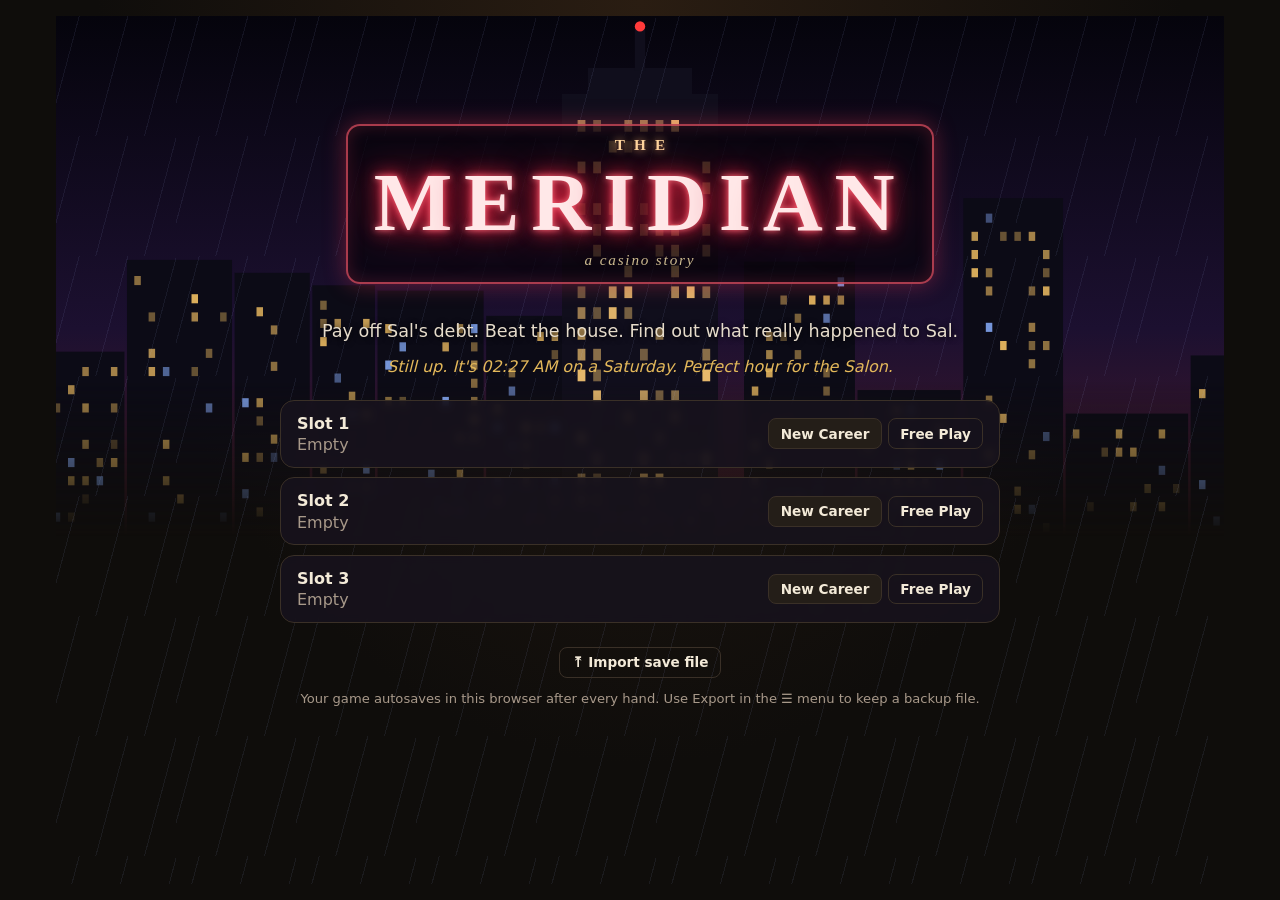
<file: casino/index.html>
<!doctype html>
<html lang="en">
<head>
<meta charset="utf-8">
<meta name="viewport" content="width=device-width, initial-scale=1, viewport-fit=cover">
<title>The Meridian</title>
<meta name="description" content="Casino table games with a career mode: blackjack, Ultimate Texas Hold'em, baccarat, craps, Mississippi Stud, Three Card Poker, Let It Ride, roulette and Casino War.">
<link rel="icon" href="data:image/svg+xml,%3Csvg xmlns='http://www.w3.org/2000/svg' viewBox='0 0 100 100'%3E%3Ctext y='.9em' font-size='90'%3E%F0%9F%8E%B2%3C/text%3E%3C/svg%3E">
<link rel="manifest" href="manifest.webmanifest">
<meta name="theme-color" content="#0f0d0b">
<meta name="apple-mobile-web-app-capable" content="yes">
<meta name="mobile-web-app-capable" content="yes">
<meta name="apple-mobile-web-app-status-bar-style" content="black-translucent">
<meta name="apple-mobile-web-app-title" content="The Meridian">
<link rel="apple-touch-icon" href="icons/apple-touch-icon.png">
<link rel="stylesheet" href="css/style.css">
<link rel="stylesheet" href="css/reality.css">
<link rel="stylesheet" href="css/bedsit.css">
</head>
<body>
<div id="app"></div>
<noscript>The Meridian needs JavaScript.</noscript>
<script src="js/core.js"></script>
<script src="js/poker.js"></script>
<script src="js/paytables.js"></script>
<script src="js/rtp.js"></script>
<script src="js/ui.js"></script>
<script src="js/state.js"></script>
<script src="js/career.js"></script>
<script src="js/games/blackjack.js"></script>
<script src="js/games/uth.js"></script>
<script src="js/games/stud.js"></script>
<script src="js/games/baccarat.js"></script>
<script src="js/games/craps.js"></script>
<script src="js/games/roulette.js"></script>
<script src="js/games/crazy4.js"></script>
<script src="js/npcs.js"></script>
<script src="js/meta.js"></script>
<script src="js/portraits.js"></script>
<script src="js/looks.js"></script>
<script src="js/gameart.js"></script>
<script src="js/spotter.js"></script>
<script src="js/postcards.js"></script>
<script src="js/ambient.js"></script>
<script src="js/music.js"></script>
<script src="js/mood.js"></script>
<script src="js/duel.js"></script>
<script src="js/mystery.js"></script>
<script src="js/whispers.js"></script>
<script src="js/relations.js"></script>
<script src="js/fragments.js"></script>
<script src="js/afterstory.js"></script>
<script src="js/salquest.js"></script>
<script src="js/office.js"></script>
<script src="js/reality/isoart.js"></script>
<script src="js/reality/engine.js"></script>
<script src="js/reality/games.js"></script>
<script src="js/reality/world.js"></script>
<script src="js/reality/story.js"></script>
<script src="js/reality/bottle.js"></script>
<script src="js/reality/demon.js"></script>
<script src="js/reality/photo.js"></script>
<script src="js/reality/wallet.js"></script>
<script src="js/reality/shifts.js"></script>
<script src="js/reality/people.js"></script>
<script src="js/reality/pub.js"></script>
<script src="js/reality/life.js"></script>
<script src="js/holdem.js"></script>
<script src="js/darts.js"></script>
<script src="js/slotart.js"></script>
<script src="js/slots.js"></script>
<script src="js/originals.js"></script>
<script src="js/promos.js"></script>
<script src="js/world.js"></script>
<script src="js/vendor/three.min.js"></script>
<script src="js/vendor/reflector.js"></script>
<script src="js/bedsit.js"></script>
<script src="js/main.js"></script>
</body>
</html>
</file>
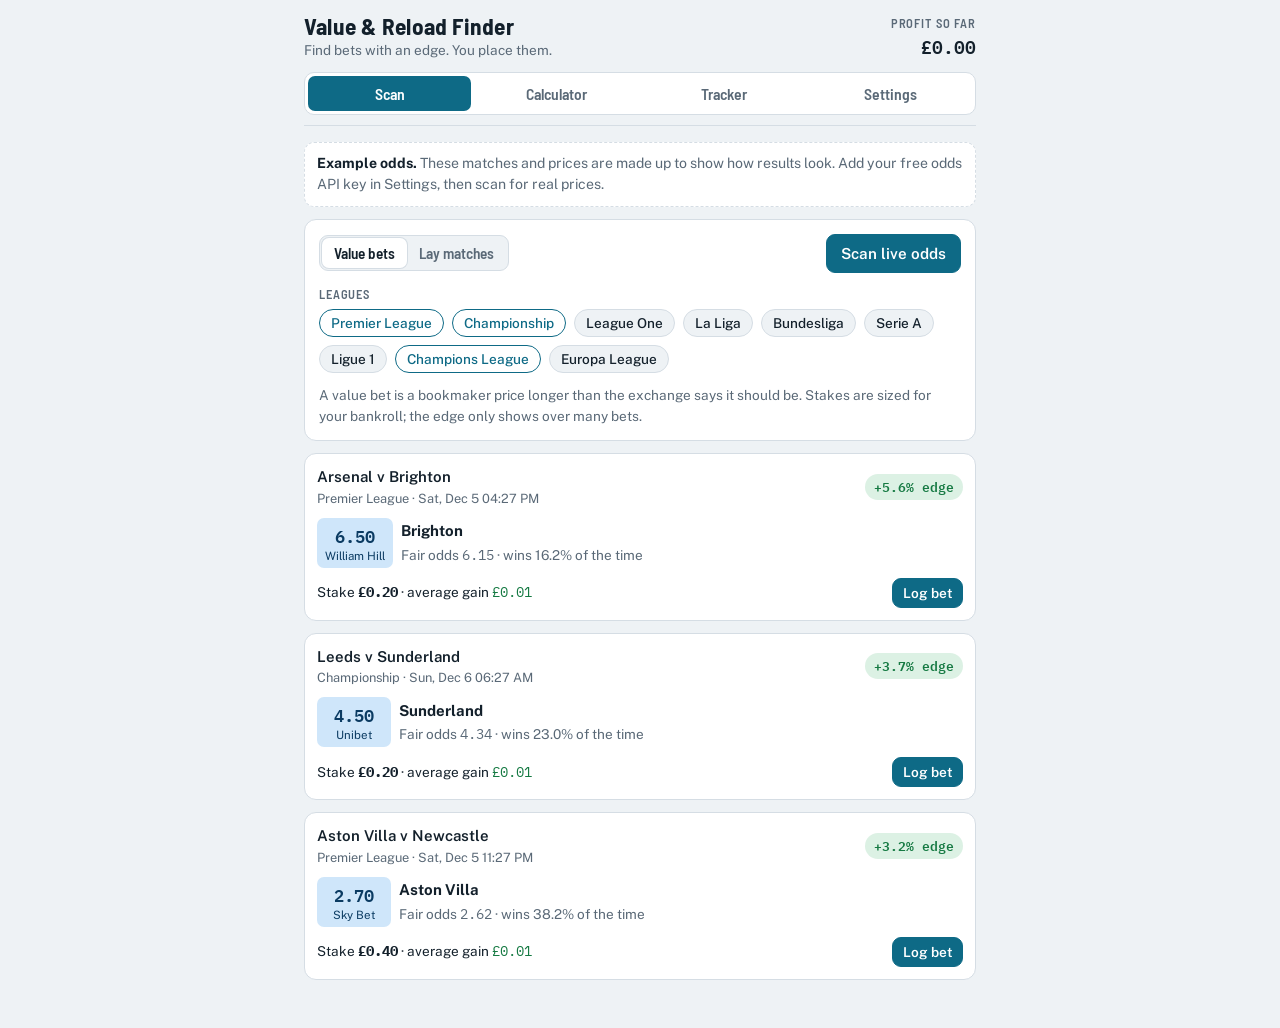
<file: finder/index.html>
<!DOCTYPE html>
<html lang="en">
<head>
<meta charset="utf-8">
<meta name="viewport" content="width=device-width, initial-scale=1, viewport-fit=cover">
<title>Value &amp; Reload Finder</title>
<link rel="preconnect" href="https://fonts.googleapis.com">
<link rel="stylesheet" href="https://fonts.googleapis.com/css2?family=Barlow+Semi+Condensed:wght@500;600;700&family=Public+Sans:wght@400;500;600&family=IBM+Plex+Mono:wght@400;500;600&display=swap">
<style>
  /* Layout: one phone-width column; sticky header + tabs, each tab a stack of panels. */
  :root {
    --bg: #eef2f5;          /* cool off-white, biased toward the teal accent */
    --surface: #ffffff;
    --ink: #13202b;
    --muted: #5a6977;
    --line: #d5dde4;
    --accent: #0e6a86;      /* deep teal: controls and focus */
    --accent-ink: #ffffff;
    --back: #cfe6fa;        /* exchange convention: back = blue */
    --back-ink: #0b3b62;
    --lay: #fadbe3;         /* lay = pink */
    --lay-ink: #6d1a33;
    --win: #167a43;
    --win-soft: #dcf1e4;
    --loss: #b62f37;
    --loss-soft: #f8e0e2;
    --font-display: "Barlow Semi Condensed", "Arial Narrow", system-ui, sans-serif;
    --font-body: "Public Sans", system-ui, -apple-system, "Segoe UI", sans-serif;
    --font-num: "IBM Plex Mono", ui-monospace, "SFMono-Regular", Menlo, monospace;
    color-scheme: light;
  }
  @media (prefers-color-scheme: dark) {
    :root:not([data-theme="light"]) {
      --bg: #0d141b; --surface: #141e27; --ink: #e4ebf1; --muted: #8fa0ae; --line: #253441;
      --accent: #4fb3d1; --accent-ink: #06222c;
      --back: #183a55; --back-ink: #cfe6fa; --lay: #4a2230; --lay-ink: #fadbe3;
      --win: #4cc983; --win-soft: #143424; --loss: #f07178; --loss-soft: #3a1a1e;
      color-scheme: dark;
    }
  }
  :root[data-theme="dark"] {
    --bg: #0d141b; --surface: #141e27; --ink: #e4ebf1; --muted: #8fa0ae; --line: #253441;
    --accent: #4fb3d1; --accent-ink: #06222c;
    --back: #183a55; --back-ink: #cfe6fa; --lay: #4a2230; --lay-ink: #fadbe3;
    --win: #4cc983; --win-soft: #143424; --loss: #f07178; --loss-soft: #3a1a1e;
    color-scheme: dark;
  }
  * { box-sizing: border-box; }
  [hidden] { display: none !important; }
  html, body { background: var(--bg); color: var(--ink); }
  body { margin: 0; font: 15px/1.5 var(--font-body); -webkit-tap-highlight-color: transparent; }
  .wrap { max-width: 44rem; margin: 0 auto; padding-inline: 16px; padding-block: 0 48px; }
  .num { font-family: var(--font-num); font-variant-numeric: tabular-nums; }
  h1, h2, h3, .label, .tab, .seg button { font-family: var(--font-display); }
  h1 { font-size: 1.45rem; font-weight: 700; margin: 0; letter-spacing: 0.01em; line-height: 1.1; }
  h2 { font-size: 1.15rem; font-weight: 700; margin: 0; text-wrap: balance; }
  .label { font-size: 0.78rem; font-weight: 600; letter-spacing: 0.07em; text-transform: uppercase; color: var(--muted); }
  .muted { color: var(--muted); }
  .small { font-size: 0.85rem; }
  .stack { display: flex; flex-direction: column; gap: 12px; }
  .row { display: flex; flex-wrap: wrap; gap: 8px; align-items: center; }
  .spread { display: flex; justify-content: space-between; align-items: center; gap: 12px; flex-wrap: wrap; }

  header.top { position: sticky; top: env(safe-area-inset-top, 0px); z-index: 5; background: var(--bg);
    padding-block: 14px 10px; border-bottom: 1px solid var(--line); margin-bottom: 16px; }
  .tabs { display: grid; grid-template-columns: repeat(4, 1fr); gap: 4px; margin-top: 12px;
    background: var(--surface); border: 1px solid var(--line); border-radius: 10px; padding: 3px; }
  .tab { border: 0; background: transparent; color: var(--muted); font-size: 0.98rem; font-weight: 600;
    padding: 8px 4px; border-radius: 7px; cursor: pointer; }
  .tab[aria-selected="true"] { background: var(--accent); color: var(--accent-ink); }
  .tab:focus-visible, button:focus-visible, input:focus-visible, select:focus-visible, summary:focus-visible {
    outline: 2px solid var(--accent); outline-offset: 2px; }

  .panel { background: var(--surface); border: 1px solid var(--line); border-radius: 12px; padding: 14px; }
  .note { border-radius: 10px; padding: 10px 12px; font-size: 0.88rem; background: var(--surface); border: 1px dashed var(--line); color: var(--muted); }
  .note strong { color: var(--ink); }

  .field { display: flex; flex-direction: column; gap: 4px; min-width: 0; }
  input, select { width: 100%; font: 16px var(--font-num); color: var(--ink); background: var(--bg);
    border: 1px solid var(--line); border-radius: 8px; padding: 9px 10px; }
  select { font-family: var(--font-body); }
  input[type="text"], input[type="password"], input[type="date"] { font-family: var(--font-body); }
  .grid2 { display: grid; grid-template-columns: repeat(2, minmax(0, 1fr)); gap: 10px; }
  .grid3 { display: grid; grid-template-columns: repeat(3, minmax(0, 1fr)); gap: 10px; }
  @media (max-width: 420px) { .grid3 { grid-template-columns: repeat(2, minmax(0, 1fr)); } }

  .btn { font: 600 0.95rem var(--font-body); border-radius: 9px; padding: 10px 14px; border: 1px solid var(--accent);
    background: var(--accent); color: var(--accent-ink); cursor: pointer; }
  .btn.ghost { background: transparent; color: var(--accent); }
  .btn.sm { padding: 6px 10px; font-size: 0.85rem; }
  .btn:disabled { opacity: 0.45; cursor: not-allowed; }
  .seg { display: inline-flex; border: 1px solid var(--line); border-radius: 9px; padding: 2px; background: var(--bg); flex-wrap: wrap; }
  .seg button { border: 0; background: transparent; color: var(--muted); padding: 6px 12px; border-radius: 7px; font-size: 0.95rem; font-weight: 600; cursor: pointer; }
  .seg button[aria-pressed="true"] { background: var(--surface); color: var(--ink); box-shadow: 0 0 0 1px var(--line); }
  .chip { border: 1px solid var(--line); background: var(--bg); color: var(--ink); border-radius: 999px;
    padding: 5px 11px; font: 500 0.85rem var(--font-body); cursor: pointer; }
  .chip[aria-pressed="true"] { border-color: var(--accent); color: var(--accent); background: var(--surface); }

  .price { display: inline-flex; flex-direction: column; align-items: center; min-width: 4.6rem; border-radius: 7px; padding: 4px 8px; line-height: 1.2; }
  .price b { font: 600 1.05rem var(--font-num); }
  .price span { font-size: 0.72rem; }
  .price.back { background: var(--back); color: var(--back-ink); }
  .price.lay { background: var(--lay); color: var(--lay-ink); }
  .pill { display: inline-block; border-radius: 999px; padding: 2px 9px; font: 600 0.8rem var(--font-num); }
  .pill.good { background: var(--win-soft); color: var(--win); }
  .pill.bad { background: var(--loss-soft); color: var(--loss); }
  .pill.plain { background: var(--bg); color: var(--muted); border: 1px solid var(--line); }
  .pos { color: var(--win); } .neg { color: var(--loss); }

  .card { background: var(--surface); border: 1px solid var(--line); border-radius: 12px; padding: 12px; display: flex; flex-direction: column; gap: 10px; }
  .card .event { font-weight: 600; }
  .card .meta { font-size: 0.8rem; color: var(--muted); }
  .card .prices { display: flex; gap: 8px; align-items: stretch; flex-wrap: wrap; }
  .card .stats { display: grid; grid-template-columns: repeat(3, minmax(0, 1fr)); gap: 8px; }
  .stat .v { font: 600 1rem var(--font-num); }

  .big { font: 600 2rem var(--font-num); letter-spacing: -0.01em; }
  table.out { width: 100%; border-collapse: collapse; font-size: 0.9rem; }
  table.out th, table.out td { text-align: right; padding: 7px 4px; white-space: nowrap; border-bottom: 1px solid var(--line); }
  table.out th:first-child, table.out td:first-child { text-align: left; }
  table.out th { font: 600 0.75rem var(--font-display); text-transform: uppercase; letter-spacing: 0.06em; color: var(--muted); }
  table.out td { font-family: var(--font-num); font-variant-numeric: tabular-nums; }
  table.out td:first-child { font-family: var(--font-body); }

  .tiles { display: grid; grid-template-columns: repeat(3, minmax(0, 1fr)); gap: 10px; }
  .tile .v { font: 600 1.25rem var(--font-num); }
  #chart { width: 100%; height: 180px; display: block; }
  .entry { display: grid; grid-template-columns: minmax(0, 1fr) auto; gap: 4px 10px; padding: 10px 0; border-bottom: 1px solid var(--line); }
  .entry:last-child { border-bottom: 0; }
  .entry .what { font-weight: 600; overflow-wrap: anywhere; }
  .entry .sub { font-size: 0.8rem; color: var(--muted); }
  .entry .amt { font: 600 1rem var(--font-num); text-align: right; }
  .entry .acts { grid-column: 1 / -1; display: flex; gap: 6px; flex-wrap: wrap; }
  details > summary { cursor: pointer; font-weight: 600; list-style: none; }
  details > summary::-webkit-details-marker { display: none; }
  details > summary::before { content: "+ "; color: var(--accent); }
  details[open] > summary::before { content: "− "; }
  .toast { position: fixed; left: 50%; transform: translateX(-50%); bottom: calc(16px + env(safe-area-inset-bottom, 0px));
    background: var(--ink); color: var(--bg); padding: 9px 14px; border-radius: 9px; font-size: 0.9rem; z-index: 10; max-width: calc(100% - 32px); }
  @media (prefers-reduced-motion: reduce) { * { transition: none !important; animation: none !important; } }
</style>
</head>
<body>
<div class="wrap">
  <header class="top">
    <div class="spread" style="flex-wrap:nowrap;align-items:flex-start">
      <div style="min-width:0">
        <h1>Value &amp; Reload Finder</h1>
        <div class="small muted">Find bets with an edge. You place them.</div>
      </div>
      <div style="text-align:right;flex:none">
        <div class="label">Profit so far</div>
        <div id="hdrProfit" class="num" style="font-weight:600;font-size:1.15rem">£0.00</div>
      </div>
    </div>
    <nav class="tabs" role="tablist" aria-label="Sections">
      <button class="tab" role="tab" id="tab-scan" data-tab="scan" aria-selected="true">Scan</button>
      <button class="tab" role="tab" id="tab-calc" data-tab="calc" aria-selected="false">Calculator</button>
      <button class="tab" role="tab" id="tab-track" data-tab="track" aria-selected="false">Tracker</button>
      <button class="tab" role="tab" id="tab-set" data-tab="set" aria-selected="false">Settings</button>
    </nav>
  </header>

  <!-- SCAN -->
  <section id="view-scan" class="stack" role="tabpanel" aria-labelledby="tab-scan">
    <div id="scanSource" class="note"></div>
    <div class="panel stack">
      <div class="spread">
        <div class="seg" role="group" aria-label="What to find">
          <button type="button" id="modeValue" data-mode="value" aria-pressed="true">Value bets</button>
          <button type="button" id="modeLay" data-mode="lay" aria-pressed="false">Lay matches</button>
        </div>
        <button type="button" id="scanBtn" class="btn">Scan live odds</button>
      </div>
      <div class="stack" style="gap:6px">
        <div class="label">Leagues</div>
        <div id="leagues" class="row" role="group" aria-label="Leagues"></div>
      </div>
      <div id="layFilters" class="grid3" hidden>
        <label class="field"><span class="label">Back odds from</span><input id="fMin" type="number" inputmode="decimal" step="0.1" value="1.5"></label>
        <label class="field"><span class="label">Back odds to</span><input id="fMax" type="number" inputmode="decimal" step="0.1" value="8"></label>
        <label class="field"><span class="label">Sort by</span>
          <select id="fSort"><option value="ql">Qualifying loss</option><option value="snr">Free bet kept</option></select></label>
      </div>
      <p id="scanHelp" class="small muted" style="margin:0"></p>
    </div>
    <div id="results" class="stack"></div>
  </section>

  <!-- CALCULATOR -->
  <section id="view-calc" class="stack" role="tabpanel" aria-labelledby="tab-calc" hidden>
    <div class="panel stack">
      <div class="seg" role="group" aria-label="Bet type">
        <button type="button" data-calc="qual" aria-pressed="true">Qualifying bet</button>
        <button type="button" data-calc="snr" aria-pressed="false">Free bet (SNR)</button>
        <button type="button" data-calc="sr" aria-pressed="false">Free bet (SR)</button>
      </div>
      <p id="calcExplain" class="small muted" style="margin:0"></p>
      <div class="grid2">
        <label class="field"><span class="label">Back stake £</span><input id="cStake" type="number" inputmode="decimal" step="0.01" value="10"></label>
        <label class="field"><span class="label">Back odds</span><input id="cBack" type="number" inputmode="decimal" step="0.01" value="3.0"></label>
        <label class="field"><span class="label">Lay odds</span><input id="cLay" type="number" inputmode="decimal" step="0.01" value="3.1"></label>
        <label class="field"><span class="label">Exchange</span>
          <select id="cExch"><option value="betfair_ex_uk">Betfair</option><option value="smarkets">Smarkets</option><option value="matchbook">Matchbook</option></select></label>
      </div>
      <label class="field" style="max-width:12rem"><span class="label">Commission %</span><input id="cComm" type="number" inputmode="decimal" step="0.1" value="5"></label>
    </div>
    <div class="panel stack">
      <div class="spread">
        <div>
          <div class="label">Lay stake</div>
          <div class="big"><span id="cLayStake">£0.00</span></div>
          <div class="small muted">Liability <span id="cLiab" class="num">£0.00</span> · keep this in your exchange balance</div>
        </div>
        <button type="button" id="cCopy" class="btn ghost sm">Copy lay stake</button>
      </div>
      <div style="overflow-x:auto">
        <table class="out">
          <thead><tr><th>If this wins</th><th>Bookie</th><th>Exchange</th><th>Total</th></tr></thead>
          <tbody id="cTable"></tbody>
        </table>
      </div>
      <div class="spread">
        <div id="cSummary" class="small"></div>
        <button type="button" id="cLog" class="btn sm">Log to tracker</button>
      </div>
    </div>
  </section>

  <!-- TRACKER -->
  <section id="view-track" class="stack" role="tabpanel" aria-labelledby="tab-track" hidden>
    <div class="tiles">
      <div class="panel tile"><div class="label">Total</div><div id="tTotal" class="v">£0.00</div></div>
      <div class="panel tile"><div class="label">This month</div><div id="tMonth" class="v">£0.00</div></div>
      <div class="panel tile"><div class="label">Open bets</div><div id="tOpen" class="v">0</div></div>
    </div>
    <div class="panel"><div class="label" style="margin-bottom:6px">Running profit</div><canvas id="chart" role="img" aria-label="Running profit chart"></canvas></div>
    <details class="panel" id="addBox">
      <summary>Add an entry</summary>
      <form id="addForm" class="stack" style="margin-top:12px">
        <div class="grid2">
          <label class="field"><span class="label">Date</span><input id="aDate" type="date"></label>
          <label class="field"><span class="label">Type</span>
            <select id="aKind"><option value="reload">Reload offer</option><option value="signup">Sign-up offer</option><option value="value">Value bet</option><option value="casino">Casino offer</option><option value="other">Other</option></select></label>
          <label class="field"><span class="label">Account holder</span><input id="aWho" type="text" placeholder="Me" autocomplete="off"></label>
          <label class="field"><span class="label">Bookmaker</span><input id="aBook" type="text" placeholder="e.g. Sky Bet" autocomplete="off"></label>
        </div>
        <label class="field"><span class="label">Note</span><input id="aNote" type="text" placeholder="e.g. Bet £10 get £5 free bet" autocomplete="off"></label>
        <div id="aProfitRow" class="grid2">
          <label class="field"><span class="label">Profit £ (negative for a loss)</span><input id="aProfit" type="number" inputmode="decimal" step="0.01"></label>
        </div>
        <div id="aValueRow" class="grid2" hidden>
          <label class="field"><span class="label">Stake £</span><input id="aStake" type="number" inputmode="decimal" step="0.01"></label>
          <label class="field"><span class="label">Odds</span><input id="aOdds" type="number" inputmode="decimal" step="0.01"></label>
        </div>
        <div><button class="btn" type="submit">Add entry</button></div>
      </form>
    </details>
    <div class="panel">
      <div class="spread" style="margin-bottom:4px">
        <div class="label">Entries</div>
        <button type="button" id="copyCsv" class="btn ghost sm">Copy as CSV</button>
      </div>
      <div id="entries"></div>
    </div>
    <p id="storeNote" class="small muted" style="margin:0"></p>
  </section>

  <!-- SETTINGS -->
  <section id="view-set" class="stack" role="tabpanel" aria-labelledby="tab-set" hidden>
    <div class="panel stack">
      <h2>Live odds</h2>
      <label class="field"><span class="label">The Odds API key</span><input id="sKey" type="password" autocomplete="off" placeholder="Paste your free key"></label>
      <p class="small muted" style="margin:0">Get a free key at <a href="https://the-odds-api.com" style="color:var(--accent)">the-odds-api.com</a> (500 credits a month). Each league scanned costs 2 credits. The key stays in this browser only.</p>
    </div>
    <div class="panel stack">
      <h2>Value bets</h2>
      <div class="grid2">
        <label class="field"><span class="label">Bankroll £</span><input id="sBank" type="number" inputmode="decimal" step="1" value="100"></label>
        <label class="field"><span class="label">Minimum edge %</span><input id="sEdge" type="number" inputmode="decimal" step="0.5" value="3"></label>
        <label class="field"><span class="label">Kelly fraction</span><input id="sKelly" type="number" inputmode="decimal" step="0.05" value="0.25"></label>
        <label class="field"><span class="label">Max odds</span><input id="sMaxOdds" type="number" inputmode="decimal" step="0.5" value="10"></label>
      </div>
      <p class="small muted" style="margin:0">Stakes use a quarter of the Kelly amount by default, never more than 5% of the bankroll. Prices longer than the max odds are skipped: the exchange price is less reliable there.</p>
    </div>
    <div class="panel stack">
      <h2>Exchange commission</h2>
      <div class="grid3">
        <label class="field"><span class="label">Betfair %</span><input id="sCbf" type="number" inputmode="decimal" step="0.1" value="5"></label>
        <label class="field"><span class="label">Smarkets %</span><input id="sCsm" type="number" inputmode="decimal" step="0.1" value="2"></label>
        <label class="field"><span class="label">Matchbook %</span><input id="sCmb" type="number" inputmode="decimal" step="0.1" value="2"></label>
      </div>
    </div>
    <div class="panel stack">
      <h2>My bookmakers</h2>
      <p class="small muted" style="margin:0">Turn off bookmakers you don't have an account with, or that have restricted you. Results skip them.</p>
      <div id="books" class="row"></div>
    </div>
  </section>
</div>
<div id="toast" class="toast" role="status" hidden></div>

<script>
/* FINDER START: pure maths, no DOM. Tested in finder/test_finder.js */
const Finder = (() => {
  const EXCHANGES = { betfair_ex_uk: 'Betfair', betfair_ex_eu: 'Betfair', smarkets: 'Smarkets', matchbook: 'Matchbook' };
  const isExchange = key => key in EXCHANGES;

  // Lay stake and outcomes for a back bet of `stake` at `back`, laid at `lay` with commission c (0-1).
  // qual: normal bet. snr: free bet, stake not returned. sr: free bet, stake returned.
  function calc(mode, stake, back, lay, c) {
    const layStake = mode === 'snr' ? stake * (back - 1) / (lay - c) : stake * back / (lay - c);
    const liability = layStake * (lay - 1);
    const bookWin = mode === 'qual' ? stake * (back - 1) : mode === 'snr' ? stake * (back - 1) : stake * back;
    const bookLose = mode === 'qual' ? -stake : 0;
    const exchLayWins = layStake * (1 - c);
    return {
      layStake, liability,
      backWins: { book: bookWin, exch: -liability, total: bookWin - liability },
      layWins: { book: bookLose, exch: exchLayWins, total: bookLose + exchLayWins },
    };
  }

  // Exchange view of one event: per outcome, best back and best lay across exchanges.
  function exchangeBook(event) {
    const out = {};
    for (const bk of event.bookmakers || []) {
      if (!isExchange(bk.key)) continue;
      for (const m of bk.markets || []) {
        for (const o of m.outcomes || []) {
          const r = out[o.name] || (out[o.name] = { back: null, lay: null, layBook: null });
          if (m.key === 'h2h' && (r.back === null || o.price > r.back)) r.back = o.price;
          if (m.key === 'h2h_lay' && (r.lay === null || o.price < r.lay)) { r.lay = o.price; r.layBook = bk.key; }
        }
      }
    }
    return out;
  }

  // Fair win chance per outcome: midpoint of the exchange back/lay spread, normalised to 100%.
  // Returns null when any outcome lacks a tight two-sided price.
  function fairProbs(event, maxSpread = 0.1) {
    const ex = exchangeBook(event), names = Object.keys(ex);
    if (names.length < 2) return null;
    const raw = {};
    let sum = 0;
    for (const n of names) {
      const { back, lay } = ex[n];
      if (!back || !lay || lay < back || lay / back - 1 > maxSpread) return null;
      raw[n] = (1 / back + 1 / lay) / 2;
      sum += raw[n];
    }
    for (const n of names) raw[n] /= sum;
    return raw;
  }

  function kellyStake(p, odds, { bankroll, kellyFrac, cap = 0.05 }) {
    const f = (p * odds - 1) / (odds - 1);
    if (f <= 0) return 0;
    return Math.floor(Math.min(f * kellyFrac, cap) * bankroll * 10) / 10;
  }

  // Bookmaker prices that beat the exchange's fair price by at least minEdge.
  function valueBets(events, cfg) {
    const out = [];
    for (const ev of events) {
      const fair = fairProbs(ev);
      if (!fair) continue;
      for (const bk of ev.bookmakers || []) {
        if (isExchange(bk.key) || cfg.skipBooks?.includes(bk.key)) continue;
        const m = (bk.markets || []).find(x => x.key === 'h2h');
        for (const o of m ? m.outcomes : []) {
          const p = fair[o.name];
          if (!p || o.price > cfg.maxOdds) continue;
          const edge = p * o.price - 1;
          if (edge < cfg.minEdge) continue;
          out.push({ event: ev, selection: o.name, book: bk.key, bookTitle: bk.title, odds: o.price,
                     fairOdds: 1 / p, prob: p, edge, stake: kellyStake(p, o.price, cfg) });
        }
      }
    }
    return out.sort((a, b) => b.edge - a.edge);
  }

  // For each bookmaker price, the exchange lay that loses least on a £10 qualifier.
  function layMatches(events, cfg) {
    const out = [];
    for (const ev of events) {
      const lays = {};
      for (const bk of ev.bookmakers || []) {
        if (!isExchange(bk.key)) continue;
        const m = (bk.markets || []).find(x => x.key === 'h2h_lay');
        for (const o of m ? m.outcomes : []) (lays[o.name] = lays[o.name] || []).push({ book: bk.key, price: o.price });
      }
      for (const bk of ev.bookmakers || []) {
        if (isExchange(bk.key) || cfg.skipBooks?.includes(bk.key)) continue;
        const m = (bk.markets || []).find(x => x.key === 'h2h');
        for (const o of m ? m.outcomes : []) {
          if (o.price < cfg.minOdds || o.price > cfg.maxOdds) continue;
          let best = null;
          for (const l of lays[o.name] || []) {
            const c = cfg.commission[l.book] ?? 0.05;
            if (l.price <= 1 + c) continue;
            const q = calc('qual', 10, o.price, l.price, c).backWins.total;
            if (!best || q > best.ql) best = { ql: q, lay: l.price, exch: l.book, c };
          }
          if (!best) continue;
          const snr = calc('snr', 10, o.price, best.lay, best.c).layWins.total / 10;
          out.push({ event: ev, selection: o.name, book: bk.key, bookTitle: bk.title, back: o.price,
                     lay: best.lay, exch: best.exch, commission: best.c, ql: best.ql, snr });
        }
      }
    }
    return out;
  }

  return { EXCHANGES, isExchange, calc, exchangeBook, fairProbs, kellyStake, valueBets, layMatches };
})();
/* FINDER END */
if (typeof module !== 'undefined') module.exports = Finder;
</script>

<script>
(() => {
  if (typeof document === 'undefined') return;
  const $ = id => document.getElementById(id);
  const gbp = x => (x < 0 ? '−£' : '£') + Math.abs(x).toFixed(2);
  const signedGbp = x => (x > 0.004 ? '+' : '') + gbp(x);
  const pct = x => (x * 100).toFixed(1) + '%';
  const esc = s => String(s).replace(/[&<>"']/g, c => ({ '&': '&amp;', '<': '&lt;', '>': '&gt;', '"': '&quot;', "'": '&#39;' })[c]);
  const toast = msg => { const t = $('toast'); t.textContent = msg; t.hidden = false; clearTimeout(toast.t); toast.t = setTimeout(() => { t.hidden = true; }, 2200); };

  // ---------- browser storage (settings, per device) ----------
  const local = {
    get(k, d) { try { const v = localStorage.getItem('finder.' + k); return v === null ? d : JSON.parse(v); } catch { return d; } },
    set(k, v) { try { localStorage.setItem('finder.' + k, JSON.stringify(v)); } catch {} },
  };

  const LEAGUES = [
    ['soccer_epl', 'Premier League'], ['soccer_efl_champ', 'Championship'], ['soccer_england_league1', 'League One'],
    ['soccer_spain_la_liga', 'La Liga'], ['soccer_germany_bundesliga', 'Bundesliga'], ['soccer_italy_serie_a', 'Serie A'],
    ['soccer_france_ligue_one', 'Ligue 1'], ['soccer_uefa_champs_league', 'Champions League'], ['soccer_uefa_europa_league', 'Europa League'],
  ];
  const BOOKS = [
    ['williamhill', 'William Hill'], ['skybet', 'Sky Bet'], ['paddypower', 'Paddy Power'], ['betfair_sb_uk', 'Betfair Sportsbook'],
    ['ladbrokes_uk', 'Ladbrokes'], ['coral', 'Coral'], ['betfred', 'Betfred'], ['betvictor', 'BetVictor'], ['unibet_uk', 'Unibet'],
    ['boylesports', 'BoyleSports'], ['livescorebet', 'LiveScore Bet'], ['virginbet', 'Virgin Bet'], ['sport888', '888sport'],
    ['betway', 'Betway'], ['leovegas', 'LeoVegas'], ['casumo', 'Casumo'], ['grosvenor', 'Grosvenor'], ['mrgreen', 'Mr Green'],
  ];

  const S = Object.assign({ key: '', bankroll: 100, minEdge: 3, kelly: 0.25, maxOdds: 10, cbf: 5, csm: 2, cmb: 2,
    leagues: ['soccer_epl', 'soccer_efl_champ', 'soccer_uefa_champs_league'], skipBooks: [], mode: 'value',
    fMin: 1.5, fMax: 8, fSort: 'ql', tab: 'scan' }, local.get('settings', {}));
  const saveSettings = () => local.set('settings', S);
  const commission = () => ({ betfair_ex_uk: S.cbf / 100, betfair_ex_eu: S.cbf / 100, smarkets: S.csm / 100, matchbook: S.cmb / 100 });

  // ---------- tabs ----------
  function showTab(name) {
    S.tab = name; saveSettings();
    document.querySelectorAll('.tab').forEach(b => b.setAttribute('aria-selected', String(b.dataset.tab === name)));
    ['scan', 'calc', 'track', 'set'].forEach(n => { $('view-' + n).hidden = n !== name; });
    if (name === 'track') drawChart();
  }
  document.querySelectorAll('.tab').forEach(b => b.addEventListener('click', () => showTab(b.dataset.tab)));

  // ---------- example odds (shown until a live scan runs) ----------
  function exampleEvents() {
    const t0 = Date.now();
    const mk = (i, league, home, away, prices) => ({
      id: 'ex' + i, sport_key: league, sport_title: LEAGUES.find(l => l[0] === league)[1],
      commence_time: new Date(t0 + (i + 2) * 3600e3 * 7).toISOString(), home_team: home, away_team: away,
      bookmakers: Object.entries(prices).map(([key, p]) => {
        const title = (BOOKS.find(b => b[0] === key) || [, Finder.EXCHANGES[key]])[1];
        const outs = arr => [{ name: home, price: arr[0] }, { name: 'Draw', price: arr[1] }, { name: away, price: arr[2] }];
        const markets = [{ key: 'h2h', outcomes: outs(p.b || p) }];
        if (p.l) markets.push({ key: 'h2h_lay', outcomes: outs(p.l) });
        return { key, title, markets };
      }),
    });
    return [
      mk(0, 'soccer_epl', 'Arsenal', 'Brighton', {
        betfair_ex_uk: { b: [1.62, 4.3, 6.0], l: [1.63, 4.4, 6.2] }, smarkets: { b: [1.61, 4.3, 5.9], l: [1.64, 4.4, 6.2] },
        williamhill: [1.57, 4.2, 6.5], skybet: [1.6, 4.0, 5.5], paddypower: [1.62, 4.2, 5.5], betfred: [1.57, 4.33, 6.0] }),
      mk(1, 'soccer_epl', 'Aston Villa', 'Newcastle', {
        betfair_ex_uk: { b: [2.56, 3.55, 2.86], l: [2.6, 3.6, 2.9] }, smarkets: { b: [2.54, 3.5, 2.86], l: [2.6, 3.6, 2.92] },
        williamhill: [2.5, 3.5, 2.8], skybet: [2.7, 3.4, 2.62], coral: [2.45, 3.6, 3.0], ladbrokes_uk: [2.45, 3.6, 2.88] }),
      mk(2, 'soccer_efl_champ', 'Leeds', 'Sunderland', {
        betfair_ex_uk: { b: [1.95, 3.6, 4.2], l: [1.97, 3.65, 4.3] }, matchbook: { b: [1.95, 3.6, 4.2], l: [1.98, 3.7, 4.3] },
        betvictor: [1.91, 3.6, 4.33], unibet_uk: [1.93, 3.55, 4.5], skybet: [1.91, 3.5, 4.0], betfred: [1.95, 3.5, 4.0] }),
      mk(3, 'soccer_uefa_champs_league', 'Real Madrid', 'Inter', {
        betfair_ex_uk: { b: [2.08, 3.7, 3.55], l: [2.1, 3.75, 3.6] }, smarkets: { b: [2.06, 3.7, 3.55], l: [2.1, 3.8, 3.6] },
        williamhill: [2.05, 3.6, 3.5], paddypower: [2.1, 3.5, 3.4], betfred: [2.0, 3.75, 3.75], boylesports: [2.15, 3.6, 3.3] }),
    ];
  }

  // ---------- scan ----------
  let scan = { events: exampleEvents(), live: false, at: null, remaining: null, error: null };
  function renderSource() {
    const n = $('scanSource');
    if (scan.error) { n.innerHTML = `<strong>Scan failed.</strong> ${esc(scan.error)}`; return; }
    if (scan.live) {
      const t = scan.at.toLocaleTimeString([], { hour: '2-digit', minute: '2-digit' });
      n.innerHTML = `<strong>Live odds</strong> from ${scan.events.length} matches, updated ${t}.` +
        (scan.remaining !== null ? ` ${esc(scan.remaining)} API credits left this month.` : '');
    } else {
      n.innerHTML = '<strong>Example odds.</strong> These matches and prices are made up to show how results look. ' +
        (S.key ? 'Tap “Scan live odds” for real prices.' : 'Add your free odds API key in Settings, then scan for real prices.');
    }
  }

  async function runScan() {
    if (!S.key) { showTab('set'); $('sKey').focus(); return toast('Add your odds API key first'); }
    if (!S.leagues.length) return toast('Pick at least one league');
    const btn = $('scanBtn');
    btn.disabled = true; btn.textContent = 'Scanning…';
    const events = []; let remaining = null; scan.error = null;
    try {
      for (const lg of S.leagues) {
        const url = `https://api.the-odds-api.com/v4/sports/${lg}/odds/?apiKey=${encodeURIComponent(S.key)}&regions=uk&markets=h2h,h2h_lay&oddsFormat=decimal`;
        const r = await fetch(url);
        if (r.status === 401) throw new Error('The odds API rejected the key. Check it in Settings.');
        if (r.status === 429) throw new Error('Out of API credits for this month, or too many requests. Try again later.');
        if (!r.ok) throw new Error(`The odds API answered ${r.status} for ${lg}.`);
        remaining = r.headers.get('x-requests-remaining') ?? remaining;
        const now = Date.now();
        for (const ev of await r.json()) if (Date.parse(ev.commence_time) > now) events.push(ev);
      }
      scan = { events, live: true, at: new Date(), remaining, error: null };
    } catch (e) {
      scan.error = e instanceof TypeError
        ? 'Live odds could not load here. This preview blocks outside connections; open the GitHub Pages version of this page instead (see the README).'
        : e.message;
    }
    btn.disabled = false; btn.textContent = 'Scan live odds';
    renderSource(); renderResults();
  }
  $('scanBtn').addEventListener('click', runScan);

  function kickoff(ev) {
    const d = new Date(ev.commence_time);
    return d.toLocaleDateString([], { weekday: 'short', day: 'numeric', month: 'short' }) + ' ' + d.toLocaleTimeString([], { hour: '2-digit', minute: '2-digit' });
  }
  const evTitle = ev => `${ev.home_team} v ${ev.away_team}`;

  function renderResults() {
    const box = $('results');
    const cfg = { bankroll: +S.bankroll, kellyFrac: +S.kelly, minEdge: S.minEdge / 100, maxOdds: +S.maxOdds,
                  skipBooks: S.skipBooks, commission: commission(), minOdds: +S.fMin };
    if (S.mode === 'value') {
      $('scanHelp').textContent = 'A value bet is a bookmaker price longer than the exchange says it should be. Stakes are sized for your bankroll; the edge only shows over many bets.';
      const list = Finder.valueBets(scan.events, cfg);
      if (!list.length) { box.innerHTML = `<div class="note">No prices beat the exchange by ${S.minEdge}% right now. Value is rare; scan again closer to kick-off, or lower the minimum edge in Settings.</div>`; return; }
      box.innerHTML = list.map((v, i) => `
        <article class="card">
          <div class="spread"><div><div class="event">${esc(evTitle(v.event))}</div><div class="meta">${esc(v.event.sport_title)} · ${kickoff(v.event)}</div></div>
            <span class="pill good">+${pct(v.edge)} edge</span></div>
          <div class="prices">
            <div class="price back"><b>${v.odds.toFixed(2)}</b><span>${esc(v.bookTitle)}</span></div>
            <div class="stack" style="gap:2px;justify-content:center"><div><strong>${esc(v.selection)}</strong></div>
              <div class="small muted">Fair odds <span class="num">${v.fairOdds.toFixed(2)}</span> · wins ${pct(v.prob)} of the time</div></div>
          </div>
          <div class="spread"><div class="small">Stake <strong class="num">${v.stake >= 0.1 ? gbp(v.stake) : 'too small'}</strong>
            · average gain <span class="num pos">${gbp(v.stake * v.edge)}</span></div>
            <button type="button" class="btn sm" data-logvalue="${i}">Log bet</button></div>
        </article>`).join('');
      box.querySelectorAll('[data-logvalue]').forEach(b => b.addEventListener('click', () => {
        const v = list[+b.dataset.logvalue];
        addEntry({ kind: 'value', book: v.bookTitle, note: `${v.selection} · ${evTitle(v.event)}`, stake: v.stake, odds: v.odds, status: 'open', profit: null });
        toast('Logged as an open bet in Tracker');
      }));
    } else {
      $('scanHelp').textContent = 'For a reload offer: pick the bet the offer needs, then lay it on the exchange shown. Qualifying loss is per £10; free bet kept is how much of a free bet you lock in.';
      const list = Finder.layMatches(scan.events, { ...cfg, minOdds: +S.fMin, maxOdds: +S.fMax });
      list.sort(S.fSort === 'snr' ? (a, b) => b.snr - a.snr : (a, b) => b.ql - a.ql);
      const top = list.slice(0, 30);
      if (!top.length) { box.innerHTML = '<div class="note">No matches in that odds range. Widen the range above.</div>'; return; }
      box.innerHTML = top.map((m, i) => `
        <article class="card">
          <div><div class="event">${esc(m.selection)} <span class="muted" style="font-weight:400">· ${esc(evTitle(m.event))}</span></div>
            <div class="meta">${esc(m.event.sport_title)} · ${kickoff(m.event)}</div></div>
          <div class="prices">
            <div class="price back"><b>${m.back.toFixed(2)}</b><span>${esc(m.bookTitle)}</span></div>
            <div class="price lay"><b>${m.lay.toFixed(2)}</b><span>${esc(Finder.EXCHANGES[m.exch])} ${(m.commission * 100).toFixed(0)}%</span></div>
          </div>
          <div class="spread">
            <div class="small">Qualifying <span class="num ${m.ql >= 0 ? 'pos' : 'neg'}">${signedGbp(m.ql)}</span> per £10 · free bet kept <span class="num">${pct(m.snr)}</span></div>
            <button type="button" class="btn ghost sm" data-calc-i="${i}">Calculate</button>
          </div>
        </article>`).join('');
      box.querySelectorAll('[data-calc-i]').forEach(b => b.addEventListener('click', () => {
        const m = top[+b.dataset.calcI];
        $('cBack').value = m.back; $('cLay').value = m.lay;
        $('cExch').value = m.exch === 'betfair_ex_eu' ? 'betfair_ex_uk' : m.exch;
        $('cComm').value = +(m.commission * 100).toFixed(2);
        calcNote = `${m.selection} · ${evTitle(m.event)}`; calcBook = m.bookTitle;
        renderCalc(); showTab('calc');
      }));
    }
  }

  function renderLeagues() {
    $('leagues').innerHTML = LEAGUES.map(([k, n]) => `<button type="button" class="chip" data-lg="${k}" aria-pressed="${S.leagues.includes(k)}">${n}</button>`).join('');
    $('scanBtn').title = `Uses about ${S.leagues.length * 2} API credits`;
  }
  $('leagues').addEventListener('click', e => {
    const b = e.target.closest('[data-lg]'); if (!b) return;
    const k = b.dataset.lg;
    S.leagues = S.leagues.includes(k) ? S.leagues.filter(x => x !== k) : [...S.leagues, k];
    saveSettings(); renderLeagues();
  });
  document.querySelectorAll('[data-mode]').forEach(b => b.addEventListener('click', () => {
    S.mode = b.dataset.mode; saveSettings();
    document.querySelectorAll('[data-mode]').forEach(x => x.setAttribute('aria-pressed', String(x === b)));
    $('layFilters').hidden = S.mode !== 'lay';
    renderResults();
  }));
  [['fMin', 'fMin'], ['fMax', 'fMax'], ['fSort', 'fSort']].forEach(([id, k]) => {
    $(id).value = S[k];
    $(id).addEventListener('change', () => { S[k] = id === 'fSort' ? $(id).value : +$(id).value; saveSettings(); renderResults(); });
  });

  // ---------- calculator ----------
  let calcMode = 'qual', calcNote = '', calcBook = '';
  const EXPLAIN = {
    qual: 'The bet you place to unlock an offer. Laying it means you lose only a few pence whatever happens.',
    snr: 'A free bet that pays winnings only (the usual kind). Lay it at longer odds to keep more of it.',
    sr: 'A free bet that also returns the stake. Rare, and worth almost its full value.',
  };
  function renderCalc() {
    const stake = +$('cStake').value, back = +$('cBack').value, lay = +$('cLay').value, c = +$('cComm').value / 100;
    $('calcExplain').textContent = EXPLAIN[calcMode];
    if (!(stake > 0 && back > 1 && lay > 1 + c)) {
      $('cLayStake').textContent = '—'; $('cLiab').textContent = '—'; $('cTable').innerHTML = '';
      $('cSummary').textContent = 'Enter a stake and odds above 1.'; return null;
    }
    const r = Finder.calc(calcMode, stake, back, lay, c);
    $('cLayStake').textContent = gbp(r.layStake);
    $('cLiab').textContent = gbp(r.liability);
    const row = (label, o) => `<tr><td>${label}</td><td class="${o.book < 0 ? 'neg' : ''}">${signedGbp(o.book)}</td><td class="${o.exch < 0 ? 'neg' : ''}">${signedGbp(o.exch)}</td><td class="${o.total >= 0 ? 'pos' : 'neg'}"><strong>${signedGbp(o.total)}</strong></td></tr>`;
    $('cTable').innerHTML = row('Back bet', r.backWins) + row('Lay bet', r.layWins);
    const worst = Math.min(r.backWins.total, r.layWins.total);
    $('cSummary').innerHTML = calcMode === 'qual'
      ? (worst >= 0 ? `Makes <strong class="num pos">${gbp(worst)}</strong> whichever side wins.`
                    : `Costs <strong class="num">${gbp(-worst)}</strong> to qualify (${pct(-worst / stake)} of the stake).`)
      : `Locks in <strong class="num pos">${gbp(worst)}</strong>, ${pct(worst / stake)} of the free bet.`;
    return { ...r, worst, stake, back, lay };
  }
  document.querySelectorAll('[data-calc]').forEach(b => b.addEventListener('click', () => {
    calcMode = b.dataset.calc;
    document.querySelectorAll('[data-calc]').forEach(x => x.setAttribute('aria-pressed', String(x === b)));
    renderCalc();
  }));
  ['cStake', 'cBack', 'cLay', 'cComm'].forEach(id => $(id).addEventListener('input', renderCalc));
  $('cExch').addEventListener('change', () => { $('cComm').value = commission()[$('cExch').value] * 100; renderCalc(); });
  $('cCopy').addEventListener('click', () => {
    const v = $('cLayStake').textContent.replace('£', '');
    const done = () => toast('Lay stake copied');
    try { navigator.clipboard.writeText(v).then(done, () => toast('Copy blocked here: lay ' + v)); } catch { toast('Copy blocked here: lay ' + v); }
  });
  $('cLog').addEventListener('click', () => {
    const r = renderCalc(); if (!r) return;
    const kindName = { qual: 'Qualifying bet', snr: 'Free bet (SNR)', sr: 'Free bet (SR)' }[calcMode];
    addEntry({ kind: 'reload', book: calcBook, profit: Math.round(r.worst * 100) / 100, status: 'settled',
               note: `${kindName}: £${r.stake} at ${r.back}, lay ${r.lay}` + (calcNote ? ` · ${calcNote}` : '') });
    toast('Logged in Tracker');
  });

  // ---------- tracker storage: Claude store when available, else this browser ----------
  const makeExamples = () => {
    const d = n => new Date(Date.now() - n * 864e5).toISOString().slice(0, 10);
    return [
      { id: 'e1', example: true, date: d(9), kind: 'reload', who: 'Me', book: 'Sky Bet', note: 'Example: Bet £10 get £5 free bet, qualifier', profit: -0.42, status: 'settled' },
      { id: 'e2', example: true, date: d(7), kind: 'reload', who: 'Me', book: 'Sky Bet', note: 'Example: £5 free bet (SNR) laid at 6.2', profit: 3.9, status: 'settled' },
      { id: 'e3', example: true, date: d(4), kind: 'value', who: 'Me', book: 'Betfred', note: 'Example: Inter at 3.75 (fair 3.58)', stake: 3, odds: 3.75, profit: -3, status: 'settled' },
      { id: 'e4', example: true, date: d(2), kind: 'reload', who: 'Me', book: 'Paddy Power', note: 'Example: money back as free bet', profit: 4.15, status: 'settled' },
    ];
  };
  // Examples show only until the first real entry exists anywhere.
  let entries = local.get('entries', null) || [];
  let started = local.get('started', false);
  const withExamples = () => { if (!entries.length && !started) entries = makeExamples(); };
  withExamples();
  let remote = null;   // { col } when the Claude store is in use
  const sortEntries = () => entries.sort((a, b) => (a.date < b.date ? -1 : a.date > b.date ? 1 : a.id < b.id ? -1 : 1));

  async function connectStore() {
    if (!window.claude?.use) return;
    try {
      const [db, user] = await Promise.all([window.claude.use('db'), window.claude.use('user')]);
      const uid = user ? await user.id() : null;
      if (!db || !uid) return;
      const col = db.doc(`data/users/${uid}/finder`).collection('entries');
      let first = true;
      col.onSnapshot(snap => {
        remote = { col };
        const real = snap.docs.map(d => ({ ...d.data(), id: d.id }));
        const localOnly = entries.filter(e => !e.example && !real.some(r => r.id === e.id));
        if (first) { first = false; localOnly.forEach(e => persist(e)); }   // move this browser's entries up once
        if (real.length) { started = true; local.set('started', true); }
        entries = real.concat(localOnly);
        withExamples(); sortEntries(); renderTracker();
      }, () => { remote = null; $('storeNote').textContent = 'Entries are saved in this browser.'; });
      $('storeNote').textContent = 'Entries are saved to your Claude account and show on any device where you open this page.';
    } catch { remote = null; }
  }

  async function persist(e, del = false) {
    local.set('entries', entries.filter(x => !x.example));
    if (!remote) return;
    const { id, ...body } = e;
    try { del ? await remote.col.doc(id).delete() : await remote.col.doc(id).set(body); }
    catch (err) { toast(err?.code === 'quota_exceeded' ? 'Storage is full. Delete old entries.' : 'Saved on this device only'); }
  }
  function addEntry(e) {
    entries = entries.filter(x => !x.example);
    started = true; local.set('started', true);
    const entry = { id: 'b' + Date.now().toString(36) + Math.random().toString(36).slice(2, 6),
      date: new Date().toISOString().slice(0, 10), who: 'Me', book: '', note: '', ...e };
    entries.push(entry); sortEntries(); renderTracker(); persist(entry);
  }

  function renderTracker() {
    const settled = entries.filter(e => e.status !== 'open');
    const total = settled.reduce((t, e) => t + (+e.profit || 0), 0);
    const month = new Date().toISOString().slice(0, 7);
    const mTotal = settled.filter(e => e.date.startsWith(month)).reduce((t, e) => t + (+e.profit || 0), 0);
    const open = entries.filter(e => e.status === 'open');
    const tone = (el, v) => { el.textContent = signedGbp(v); el.className = el.className.replace(/ ?(pos|neg)/g, '') + (v > 0.004 ? ' pos' : v < -0.004 ? ' neg' : ''); };
    tone($('tTotal'), total); tone($('tMonth'), mTotal); tone($('hdrProfit'), entries.some(e => e.example) ? 0 : total);
    $('tOpen').textContent = open.length;
    const KIND = { reload: 'Reload', signup: 'Sign-up', value: 'Value bet', casino: 'Casino', other: 'Other' };
    const rows = entries.slice().reverse();
    $('entries').innerHTML = rows.length ? rows.map(e => `
      <div class="entry">
        <div><div class="what">${esc(e.note || KIND[e.kind])}</div>
          <div class="sub">${esc(e.date)} · ${KIND[e.kind] || 'Other'}${e.book ? ' · ' + esc(e.book) : ''}${e.who && e.who !== 'Me' ? ' · ' + esc(e.who) : ''}${e.status === 'open' ? ` · open: £${(+e.stake).toFixed(2)} at ${e.odds}` : ''}</div></div>
        <div class="amt ${e.status === 'open' ? '' : e.profit > 0 ? 'pos' : e.profit < 0 ? 'neg' : ''}">${e.status === 'open' ? '<span class="pill plain">open</span>' : signedGbp(+e.profit)}</div>
        ${e.example ? '' : `<div class="acts">${e.status === 'open' ? `<button class="btn sm" data-settle="won" data-id="${e.id}">Won</button><button class="btn sm ghost" data-settle="lost" data-id="${e.id}">Lost</button><button class="btn sm ghost" data-settle="void" data-id="${e.id}">Void</button>` : ''}<button class="btn sm ghost" data-del="${e.id}">Delete</button></div>`}
      </div>`).join('') : '<p class="small muted">No entries yet. Log a bet from the Scan or Calculator tab, or add one above.</p>';
    if (entries.some(e => e.example)) $('entries').insertAdjacentHTML('afterbegin', '<p class="small muted" style="margin:6px 0">These are example entries. They disappear when you add your first real one.</p>');
    drawChart();
  }
  $('entries').addEventListener('click', e => {
    const s = e.target.closest('[data-settle]'), d = e.target.closest('[data-del]');
    if (s) {
      const en = entries.find(x => x.id === s.dataset.id); if (!en) return;
      en.profit = s.dataset.settle === 'won' ? Math.round(en.stake * (en.odds - 1) * 100) / 100 : s.dataset.settle === 'lost' ? -en.stake : 0;
      en.status = 'settled'; renderTracker(); persist(en);
    } else if (d) {
      if (d.dataset.confirm !== '1') { d.dataset.confirm = '1'; d.textContent = 'Tap again to delete'; return; }
      const en = entries.find(x => x.id === d.dataset.del); if (!en) return;
      entries = entries.filter(x => x !== en); withExamples(); renderTracker(); persist(en, true);
    }
  });

  $('aDate').value = new Date().toISOString().slice(0, 10);
  $('aKind').addEventListener('change', () => { const v = $('aKind').value === 'value'; $('aValueRow').hidden = !v; $('aProfitRow').hidden = v; });
  $('addForm').addEventListener('submit', e => {
    e.preventDefault();
    const kind = $('aKind').value, base = { kind, date: $('aDate').value || new Date().toISOString().slice(0, 10),
      who: $('aWho').value.trim() || 'Me', book: $('aBook').value.trim(), note: $('aNote').value.trim() };
    if (kind === 'value') {
      const stake = +$('aStake').value, odds = +$('aOdds').value;
      if (!(stake > 0 && odds > 1)) return toast('Enter the stake and odds');
      addEntry({ ...base, stake, odds, profit: null, status: 'open' });
    } else {
      const p = parseFloat($('aProfit').value);
      if (!Number.isFinite(p)) return toast('Enter the profit (or a negative loss)');
      addEntry({ ...base, profit: p, status: 'settled' });
    }
    $('aNote').value = ''; $('aProfit').value = ''; $('aStake').value = ''; $('aOdds').value = '';
    toast('Entry added');
  });
  $('copyCsv').addEventListener('click', () => {
    const q = s => `"${String(s ?? '').replace(/"/g, '""')}"`;
    const csv = ['date,type,account holder,bookmaker,note,stake,odds,status,profit']
      .concat(entries.filter(e => !e.example).map(e => [e.date, e.kind, e.who, e.book, e.note, e.stake ?? '', e.odds ?? '', e.status, e.profit ?? ''].map(q).join(','))).join('\n');
    try { navigator.clipboard.writeText(csv).then(() => toast('CSV copied'), () => toast('Copy blocked here')); } catch { toast('Copy blocked here'); }
  });

  // ---------- running profit chart ----------
  function drawChart() {
    const cv = $('chart'); if (!cv || cv.offsetParent === null) return;
    const css = getComputedStyle(document.documentElement), C = k => css.getPropertyValue(k).trim();
    const dpr = window.devicePixelRatio || 1, w = cv.clientWidth, h = cv.clientHeight;
    cv.width = Math.round(w * dpr); cv.height = Math.round(h * dpr);
    const g = cv.getContext('2d'); g.setTransform(dpr, 0, 0, dpr, 0, 0); g.clearRect(0, 0, w, h);
    const pts = [0]; for (const e of entries) if (e.status !== 'open') pts.push(pts[pts.length - 1] + (+e.profit || 0));
    if (pts.length < 2) pts.push(0);
    let lo = Math.min(0, ...pts), hi = Math.max(0, ...pts); const span = Math.max(hi - lo, 5);
    lo -= span * 0.12; hi += span * 0.12;
    const raw = (hi - lo) / 4, mag = Math.pow(10, Math.floor(Math.log10(raw))), st = (raw / mag < 1.5 ? 1 : raw / mag < 3 ? 2 : raw / mag < 7 ? 5 : 10) * mag;
    lo = Math.floor(lo / st) * st; hi = Math.ceil(hi / st) * st;
    const dec = st < 1 ? 2 : 0, lab = v => (v > 0 ? '+' : v < 0 ? '−' : '') + '£' + Math.abs(v).toFixed(dec);
    g.font = `11px ${C('--font-num')}`;
    const padL = Math.max(g.measureText(lab(hi)).width, g.measureText(lab(lo)).width) + 10, padR = 8, padT = 6, padB = 6;
    const pw = w - padL - padR, ph = h - padT - padB, n = pts.length;
    const X = i => padL + (i / (n - 1)) * pw, Y = v => padT + (1 - (v - lo) / (hi - lo)) * ph;
    g.strokeStyle = C('--line'); g.fillStyle = C('--muted'); g.textAlign = 'right'; g.textBaseline = 'middle'; g.lineWidth = 1;
    for (let v = lo; v <= hi + st / 2; v += st) { const y = Math.round(Y(v)) + 0.5; g.beginPath(); g.moveTo(padL, y); g.lineTo(w - padR, y); g.stroke(); g.fillText(lab(v), padL - 6, y); }
    const zy = Y(0), area = () => { g.beginPath(); g.moveTo(X(0), zy); pts.forEach((v, i) => g.lineTo(X(i), Y(v))); g.lineTo(X(n - 1), zy); g.closePath(); };
    const tint = (hex, a) => { const m = hex.replace('#', ''); const v = parseInt(m, 16); return `rgba(${(v >> 16) & 255},${(v >> 8) & 255},${v & 255},${a})`; };
    g.save(); g.beginPath(); g.rect(padL, padT, pw, zy - padT); g.clip(); area(); g.fillStyle = tint(C('--win'), 0.18); g.fill(); g.restore();
    g.save(); g.beginPath(); g.rect(padL, zy, pw, padT + ph - zy); g.clip(); area(); g.fillStyle = tint(C('--loss'), 0.18); g.fill(); g.restore();
    g.beginPath(); pts.forEach((v, i) => i ? g.lineTo(X(i), Y(v)) : g.moveTo(X(i), Y(v)));
    g.strokeStyle = C('--accent'); g.lineWidth = 2; g.lineJoin = 'round'; g.stroke();
    const last = pts[n - 1]; g.beginPath(); g.arc(X(n - 1), Y(last), 4, 0, Math.PI * 2);
    g.fillStyle = last > 0.004 ? C('--win') : last < -0.004 ? C('--loss') : C('--accent'); g.fill();
  }
  new ResizeObserver(() => drawChart()).observe($('chart'));

  // ---------- settings ----------
  const SET = [['sKey', 'key'], ['sBank', 'bankroll'], ['sEdge', 'minEdge'], ['sKelly', 'kelly'], ['sMaxOdds', 'maxOdds'], ['sCbf', 'cbf'], ['sCsm', 'csm'], ['sCmb', 'cmb']];
  SET.forEach(([id, k]) => {
    $(id).value = S[k];
    $(id).addEventListener('change', () => {
      S[k] = id === 'sKey' ? $(id).value.trim() : Math.max(0, +$(id).value || 0);
      saveSettings(); renderSource(); renderResults();
      if (id === 'sCbf' || id === 'sCsm' || id === 'sCmb') { $('cComm').value = commission()[$('cExch').value] * 100; renderCalc(); }
    });
  });
  function renderBooks() {
    $('books').innerHTML = BOOKS.map(([k, n]) => `<button type="button" class="chip" data-book="${k}" aria-pressed="${!S.skipBooks.includes(k)}">${n}</button>`).join('');
  }
  $('books').addEventListener('click', e => {
    const b = e.target.closest('[data-book]'); if (!b) return;
    const k = b.dataset.book;
    S.skipBooks = S.skipBooks.includes(k) ? S.skipBooks.filter(x => x !== k) : [...S.skipBooks, k];
    saveSettings(); renderBooks(); renderResults();
  });

  // ---------- start ----------
  document.querySelectorAll('[data-mode]').forEach(x => x.setAttribute('aria-pressed', String(x.dataset.mode === S.mode)));
  $('layFilters').hidden = S.mode !== 'lay';
  $('cComm').value = S.cbf;
  $('storeNote').textContent = 'Entries are saved in this browser.';
  renderLeagues(); renderBooks(); renderSource(); renderResults(); renderCalc(); sortEntries(); renderTracker();
  showTab(S.tab || 'scan');
  connectStore();
})();
</script>
</body>
</html>
</file>
<file: casino/css/style.css>
/* High Roller: casino table styling. Everything is plain CSS so the app runs offline. */
:root {
  color-scheme: dark;
  --bg: #0f0d0b; --panel: #1b1713; --panel2: #241e18; --line: #3a3027; --ink: #f3ead8; --muted: #a8998a;
  --gold: #e3b85a; --gold2: #b8862b; --good: #3ccf7a; --bad: #ff5a64; --warn: #ffb547; --blue: #5aa6ff;
  --cw: 70px; --ch: 98px;
  --font: "Trebuchet MS", "Segoe UI", system-ui, -apple-system, sans-serif;
  --serif: Georgia, "Times New Roman", serif;
}
* { box-sizing: border-box; }
html, body { margin: 0; background: var(--bg); color: var(--ink); font-family: var(--font); }
body { min-height: 100vh; -webkit-tap-highlight-color: transparent; overflow-x: hidden; overscroll-behavior-y: none;
  padding: 0 env(safe-area-inset-right) env(safe-area-inset-bottom) env(safe-area-inset-left);
  background: radial-gradient(ellipse at top, #2a1d12 0%, var(--bg) 60%) fixed; }
button { font: inherit; color: inherit; }
button, .spot, .chip { touch-action: manipulation; } /* no double-tap zoom while betting */
.spot, .chip, .card { -webkit-user-select: none; -webkit-touch-callout: none; }
.muted { color: var(--muted); } .small { font-size: .82rem; } .num { font-variant-numeric: tabular-nums; }
.good { color: var(--good); } .bad { color: var(--bad); } .ok { color: var(--warn); }
h1, h2, h3 { font-family: var(--serif); margin: 0 0 .4em; }
kbd { font-size: .62rem; opacity: .55; margin-left: .45em; border: 1px solid currentColor; border-radius: 3px; padding: 0 3px; }

/* ---------- buttons & fields ---------- */
.btn { border: 1px solid var(--line); background: var(--panel2); border-radius: 10px; padding: .6rem 1rem; cursor: pointer; font-weight: 700;
  transition: transform .05s, filter .15s, background .15s; white-space: nowrap; }
.btn:hover:not(:disabled) { filter: brightness(1.15); }
.btn:active:not(:disabled) { transform: translateY(1px); }
.btn:disabled { opacity: .35; cursor: not-allowed; }
.btn.primary { background: linear-gradient(#f0c96b, #c99631); color: #2a1a05; border-color: #f6d88d; box-shadow: 0 2px 0 #7a5716; }
.btn.ghost { background: transparent; }
.btn.danger { color: var(--bad); }
.btn.sm { padding: .4rem .7rem; font-size: .85rem; border-radius: 8px; }
.btn.hint { outline: 3px solid var(--good); outline-offset: 2px; animation: pulse 1.2s infinite; }
@keyframes pulse { 50% { outline-color: rgba(60, 207, 122, .3); } }
.btn:focus-visible, .spot:focus-visible { outline: 2px solid var(--gold); outline-offset: 2px; }
.field { width: 100%; background: #0c0a08; border: 1px solid var(--line); color: var(--ink); border-radius: 8px; padding: .55rem .7rem; font: inherit; font-size: 16px; }
.field.sm { width: 7.5rem; padding: .4rem .5rem; }
.lbl { display: block; font-size: .75rem; text-transform: uppercase; letter-spacing: .08em; color: var(--muted); margin: .8rem 0 .3rem; }

/* ---------- HUD ---------- */
.hud { position: sticky; top: 0; z-index: 30; display: flex; align-items: center; gap: .8rem; padding: calc(.45rem + env(safe-area-inset-top)) .8rem .45rem;
  background: rgba(15, 12, 9, .92); backdrop-filter: blur(6px); border-bottom: 1px solid var(--line); }
.logo { background: none; border: 0; cursor: pointer; display: flex; align-items: center; gap: .4rem; font-size: 1.3rem; padding: 0; }
.logo span { font-family: var(--serif); font-size: 1.05rem; font-weight: 700; color: var(--gold); letter-spacing: .05em; }
.hud-stats { display: flex; gap: 1.1rem; flex: 1; justify-content: flex-end; flex-wrap: wrap; row-gap: .2rem; }
.hs { display: flex; flex-direction: column; line-height: 1.1; min-width: 0; }
.hs small { font-size: .62rem; text-transform: uppercase; letter-spacing: .08em; color: var(--muted); }
.hs b { font-variant-numeric: tabular-nums; }
.hs.bank b { color: var(--good); font-size: 1.1rem; }
.hs.debt { cursor: pointer; } .hs.debt b { color: var(--bad); } .hs.debt.zero b { color: var(--muted); }
.hs.stam { width: 90px; } .hs.stam em { font-style: normal; font-size: .7rem; color: var(--muted); }
.bar { height: 7px; background: #000; border-radius: 4px; overflow: hidden; border: 1px solid var(--line); margin-top: 3px; }
.bar i { display: block; height: 100%; background: linear-gradient(90deg, #3ccf7a, #c8f56b); transition: width .3s; }
.bar i.low { background: var(--bad); }

main.screen { max-width: 1200px; margin: 0 auto; padding: 1rem; }
body[data-screen="table"] main.screen { max-width: 1400px; padding: .5rem; }

/* ---------- title ---------- */
.title { text-align: center; padding: 6vh 0 2rem; }
.title h1 { font-size: clamp(2.6rem, 9vw, 5rem); letter-spacing: .08em; color: var(--gold);
  text-shadow: 0 3px 0 #6b4a12, 0 0 30px rgba(227, 184, 90, .35); }
.tagline { color: var(--muted); font-size: 1.1rem; margin-bottom: 2rem; }
.title-cards { display: flex; justify-content: center; height: 120px; margin-bottom: 1rem; }
.tcard { width: 70px; height: 98px; background: #fbf8f1; color: #111; border-radius: 8px; font: 700 1.6rem var(--serif);
  display: flex; align-items: center; justify-content: center; margin: 0 -10px; box-shadow: 0 6px 18px rgba(0, 0, 0, .5);
  transform: rotate(calc((var(--i) - 1.5) * 12deg)) translateY(calc(abs(var(--i) - 1.5) * 8px)); animation: tfloat 4s ease-in-out infinite; animation-delay: calc(var(--i) * .25s); }
.tcard.red { color: #c0152f; }
@keyframes tfloat { 50% { translate: 0 -6px; } }
.slots { max-width: 720px; margin: 0 auto; display: grid; gap: .6rem; }
.slot { display: flex; align-items: center; justify-content: space-between; gap: 1rem; flex-wrap: wrap; text-align: left;
  background: var(--panel); border: 1px solid var(--line); border-radius: 14px; padding: .8rem 1rem; }
.slot-info { display: flex; flex-direction: column; gap: .15rem; min-width: 0; }
.slot-btns { display: flex; gap: .4rem; flex-wrap: wrap; }
.title-foot { margin-top: 1.5rem; }

/* ---------- hub ---------- */
.hub { display: grid; grid-template-columns: 330px 1fr; gap: 1rem; align-items: start; }
.panel { background: var(--panel); border: 1px solid var(--line); border-radius: 16px; padding: 1rem; }
.panel.me { display: flex; gap: 1rem; align-items: center; grid-column: 1; }
.avatar { width: 110px; flex: none; background: radial-gradient(circle at 50% 35%, #3a2a1a, #130e09); border-radius: 14px; border: 1px solid var(--line); padding: 6px; }
.avatar svg { display: block; width: 100%; height: auto; }
.me-info { min-width: 0; }
.inv { display: flex; flex-wrap: wrap; gap: 4px; margin: .5rem 0; font-size: 1.2rem; }
.net { font-size: .9rem; color: var(--muted); } .net b { color: var(--ink); }
.panel.story { grid-column: 1; border-color: var(--gold2); background: linear-gradient(160deg, #2a2013, var(--panel)); }
.kicker { font-size: .7rem; letter-spacing: .14em; text-transform: uppercase; color: var(--gold); }
.goal .gbar { margin: .5rem 0; } .gl { display: flex; justify-content: space-between; font-size: .8rem; color: var(--muted); }
.locs { grid-column: 2; grid-row: 1 / span 3; }
.panel.news { grid-column: 1; }
.news ul { list-style: none; padding: 0; margin: 0 0 1rem; display: grid; gap: .45rem; font-size: .88rem; }
.news li small { color: var(--muted); }
.sec { font-size: .78rem; text-transform: uppercase; letter-spacing: .12em; color: var(--muted); font-family: var(--font); margin: 1rem 0 .5rem; }
.locs .sec:first-child { margin-top: 0; }
.grid { display: grid; grid-template-columns: repeat(auto-fill, minmax(240px, 1fr)); gap: .7rem; }
.loc { display: flex; gap: .8rem; align-items: center; text-align: left; background: var(--panel); border: 1px solid var(--line); border-radius: 14px;
  padding: .9rem; cursor: pointer; transition: border-color .15s, transform .1s; }
.loc:hover { border-color: var(--gold); transform: translateY(-1px); }
.loc-i { font-size: 2rem; flex: none; width: 2.6rem; text-align: center; }
.loc-t { display: flex; flex-direction: column; gap: .15rem; min-width: 0; }
.loc-t span { font-size: .82rem; color: var(--muted); }
.loc.venue { background: linear-gradient(135deg, #1d3b26, #12241a); border-color: #2f5a3b; }
.loc.venue.locked { background: var(--panel); filter: saturate(.3); opacity: .8; }
.lock { color: var(--warn) !important; }
.meters-mini { display: grid; gap: .35rem; }
.mm { display: grid; grid-template-columns: 1fr auto auto; gap: .6rem; font-size: .85rem; align-items: center; }
.mm b { font-variant-numeric: tabular-nums; color: var(--gold); } .mm em { font-style: normal; font-size: .75rem; }
ul.reqs { list-style: none; padding: 0; } ul.reqs li { color: var(--bad); margin: .3rem 0; } ul.reqs li.ok { color: var(--good); }

/* ---------- lobby / shop / loans ---------- */
.lobby-h { display: flex; gap: 1rem; align-items: center; margin-bottom: 1rem; flex-wrap: wrap; }
.lobby-h p { margin: 0; }
.rules-note { display: flex; flex-wrap: wrap; gap: .4rem; margin-bottom: 1rem; }
.rules-note span { background: var(--panel); border: 1px solid var(--line); border-radius: 999px; padding: .3rem .8rem; font-size: .8rem; color: var(--muted); }
.tables { display: grid; grid-template-columns: repeat(auto-fill, minmax(260px, 1fr)); gap: .8rem; }
.tablecard { text-align: left; display: grid; grid-template-columns: auto 1fr; gap: .2rem .8rem; padding: 1rem; border-radius: 16px; cursor: pointer;
  background: radial-gradient(ellipse at 30% 0%, #1f6b3c, #0e3a20); border: 2px solid #c7a44c55; transition: transform .1s, border-color .15s; }
.tablecard:hover { transform: translateY(-2px); border-color: var(--gold); }
.tc-i { font-size: 2.4rem; grid-row: span 2; }
.tc-t { display: flex; flex-direction: column; gap: .2rem; } .tc-t span { font-size: .82rem; color: #cfe3d4; }
.tc-l { grid-column: 2; font-size: .78rem; color: var(--gold); font-weight: 700; }
.tabs { display: flex; gap: .3rem; flex-wrap: wrap; margin-bottom: 1rem; }
.tab { background: var(--panel); border: 1px solid var(--line); border-radius: 999px; padding: .4rem .9rem; cursor: pointer; }
.tab.on { background: var(--gold); color: #2a1a05; border-color: var(--gold); font-weight: 700; }
.shopgrid { display: grid; grid-template-columns: repeat(auto-fill, minmax(220px, 1fr)); gap: .8rem; }
.item { background: var(--panel); border: 1px solid var(--line); border-radius: 14px; padding: 1rem; display: flex; flex-direction: column; gap: .4rem; }
.item p { margin: 0; font-size: .85rem; color: var(--muted); flex: 1; }
.item-i { font-size: 2.2rem; }
.item.owned { border-color: #2f6a45; } .item.dim { opacity: .55; }
.owned-l { color: var(--good); font-weight: 700; }
.tags { display: flex; flex-wrap: wrap; gap: .3rem; }
.tags span { font-size: .72rem; background: #000; border: 1px solid var(--line); border-radius: 999px; padding: .1rem .5rem; color: var(--gold); }
.loans .panel { margin-top: 1rem; }
.loan { display: grid; grid-template-columns: 1fr auto; gap: .5rem 1rem; align-items: center; padding: .8rem 0; border-top: 1px solid var(--line); }
.loan:first-child { border-top: 0; }
.num.big { font-size: 1.4rem; color: var(--bad); }
.payrow { grid-column: 1 / -1; display: flex; gap: .5rem; align-items: center; flex-wrap: wrap; }
.statgrid { display: grid; grid-template-columns: repeat(auto-fill, minmax(160px, 1fr)); gap: .6rem; margin-bottom: 1rem; }
.stat { background: var(--panel); border: 1px solid var(--line); border-radius: 12px; padding: .7rem; display: flex; flex-direction: column; }
.stat small { color: var(--muted); font-size: .72rem; text-transform: uppercase; letter-spacing: .06em; } .stat b { font-size: 1.2rem; }
table.paytable { width: 100%; border-collapse: collapse; margin: .3rem 0 .6rem; }
table.paytable td, table.paytable th { padding: .35rem .5rem; border-bottom: 1px solid var(--line); text-align: left; font-size: .9rem; }
table.paytable td.num { text-align: right; color: var(--gold); white-space: nowrap; }
.rtp { font-weight: 700; font-size: .85rem; margin: 0 0 1rem; }
.rtp.good { color: var(--good); } .rtp.ok { color: var(--warn); } .rtp.bad { color: var(--bad); }

/* ---------- modal & dialog ---------- */
.modal-bg { position: fixed; inset: 0; background: rgba(0, 0, 0, .65); z-index: 100; display: flex; align-items: center; justify-content: center; padding: 16px; animation: fade .15s; }
@keyframes fade { from { opacity: 0; } }
.modal { background: var(--panel); border: 1px solid var(--gold2); border-radius: 16px; width: min(480px, 100%); max-height: 90vh; display: flex; flex-direction: column; box-shadow: 0 20px 60px rgba(0, 0, 0, .7); animation: pop .18s; }
.modal.wide { width: min(720px, 100%); }
@keyframes pop { from { transform: scale(.95); opacity: 0; } }
.modal-h { display: flex; justify-content: space-between; align-items: center; padding: 1rem 1rem 0; }
.modal-h h2 { font-size: 1.25rem; margin: 0; }
.x { background: none; border: 0; font-size: 1.6rem; cursor: pointer; color: var(--muted); line-height: 1; }
.modal-b { padding: 1rem; overflow: auto; }
.modal-b p:first-child { margin-top: 0; }
.modal-f { display: flex; justify-content: flex-end; gap: .5rem; padding: 0 1rem 1rem; flex-wrap: wrap; }
.modal.dlg { width: min(600px, 100%); }
.dialog { display: flex; gap: 1rem; align-items: flex-start; }
.dialog.inline { background: var(--panel); border: 1px solid var(--line); border-radius: 14px; padding: 1rem; }
.portrait { width: 64px; height: 64px; flex: none; border-radius: 50%; display: flex; align-items: center; justify-content: center; font-size: 2.2rem; border: 2px solid var(--gold); }
.d-name { font-size: .75rem; color: var(--gold); text-transform: uppercase; letter-spacing: .1em; font-weight: 700; }
.d-text p { margin: .3rem 0 0; line-height: 1.5; font-size: 1.02rem; }
.info h3 { font-size: 1rem; color: var(--gold); margin-top: 1rem; } .info p { color: var(--muted); font-size: .9rem; }
.menu-btns { display: grid; gap: .5rem; margin-top: 1rem; }
#toasts { position: fixed; bottom: calc(16px + env(safe-area-inset-bottom)); left: 50%; transform: translateX(-50%); z-index: 200; display: flex; flex-direction: column; gap: .4rem; align-items: center; pointer-events: none; width: min(440px, calc(100% - 32px)); }
.toast { background: #1d1914; border: 1px solid var(--line); border-radius: 10px; padding: .55rem .9rem; font-size: .9rem; box-shadow: 0 6px 20px rgba(0, 0, 0, .5); transition: opacity .4s, transform .4s; text-align: center; }
.toast.out { opacity: 0; transform: translateY(8px); }
.toast.sticky, .toast.award { pointer-events: auto; cursor: pointer; }
.toast-x { display: block; margin-top: .25rem; font-size: .7rem; font-weight: 400; opacity: .65; letter-spacing: .04em; }
.toast.warn { border-color: var(--warn); } .toast.good { border-color: var(--good); }
.toast.big { border-color: var(--gold); background: linear-gradient(#3a2b10, #1d1914); font-weight: 700; font-size: 1.05rem; }
.toast.award { border: 2px solid var(--gold); background: linear-gradient(#3a2b10, #1d1914); font-weight: 700; font-size: 1.05rem; padding: .75rem 1rem; box-shadow: 0 0 0 1px rgba(0, 0, 0, .4), 0 8px 28px rgba(201, 162, 39, .35); animation: toast-pop .35s ease-out; }
.toast-sub { display: block; margin-top: .25rem; font-weight: 400; font-size: .85rem; color: var(--muted, #cbb98f); }
@keyframes toast-pop { from { transform: scale(.85); opacity: 0; } to { transform: none; opacity: 1; } }
@media (prefers-reduced-motion: reduce) { .toast.award { animation: none; } }

/* ---------- table ---------- */
.table-screen { display: flex; flex-direction: column; gap: .5rem; }
.table-top { display: flex; align-items: center; gap: .8rem; flex-wrap: wrap; }
.tt-title { display: flex; flex-direction: column; flex: 1; min-width: 0; }
.tt-title span { font-size: .78rem; color: var(--muted); }
.tt-right { display: flex; align-items: center; gap: .6rem; flex-wrap: wrap; }
.tt-extra { font-size: .82rem; font-variant-numeric: tabular-nums; }
.count { font-weight: 700; } .count.good { color: var(--good); } .count.bad { color: var(--bad); }
.felt { position: relative; border-radius: 28px; padding: 1.2rem 1rem 1.4rem; min-height: 420px; overflow: hidden;
  border: 10px solid #4a2a14; box-shadow: inset 0 0 80px rgba(0, 0, 0, .55), 0 10px 30px rgba(0, 0, 0, .6), 0 0 0 2px #2a170a;
  background-image: radial-gradient(ellipse at 50% 20%, rgba(255, 255, 255, .09), transparent 60%), var(--felt-pattern, none); }
.felt::before { content: ''; position: absolute; inset: 0; border-radius: 18px; pointer-events: none;
  background-image: url("data:image/svg+xml,%3Csvg xmlns='http://www.w3.org/2000/svg' width='6' height='6'%3E%3Crect width='6' height='6' fill='none'/%3E%3Ccircle cx='1' cy='1' r='.6' fill='%23ffffff' fill-opacity='.035'/%3E%3C/svg%3E"); }
.felt-green { background-color: #0f5a32; } .felt-blue { background-color: #0f3d6e; } .felt-red { background-color: #7a1424; }
.felt-black { background-color: #121212; border-color: #8a6a24; }
.felt-brand { position: absolute; top: 50%; left: 50%; transform: translate(-50%, -50%); font: italic 700 clamp(1.6rem, 5vw, 3.4rem) var(--serif); color: rgba(255, 255, 255, .05); white-space: nowrap; pointer-events: none; }
.felt-body { position: relative; z-index: 1; }
.felt-arc { text-align: center; font: 700 .7rem var(--font); letter-spacing: .18em; color: rgba(255, 230, 160, .65); margin: .6rem 0; }
.area-l { font-size: .72rem; text-transform: uppercase; letter-spacing: .12em; color: rgba(255, 255, 255, .65); text-align: center; margin: .2rem 0; }
.tot { color: #fff; font-weight: 700; background: rgba(0, 0, 0, .35); border-radius: 999px; padding: .05rem .55rem; letter-spacing: .04em; text-transform: none; }
.tot:empty { display: none; }
.shoe { position: absolute; top: 12px; right: 18px; width: 54px; height: 70px; border-radius: 8px; background: linear-gradient(135deg, #222, #050505); border: 2px solid #555; z-index: 2; transform: rotate(8deg); }
.shoe.single { width: 46px; height: 62px; }
.shoe-card { position: absolute; left: 6px; top: 6px; right: 6px; bottom: 14px; border-radius: 4px; background: var(--card-back); }
.banner { position: absolute; left: 50%; top: 42%; transform: translate(-50%, -50%) scale(.6); z-index: 20; pointer-events: none; opacity: 0;
  font: 800 clamp(1.4rem, 5vw, 2.6rem) var(--serif); padding: .4rem 1.4rem; border-radius: 14px; background: rgba(0, 0, 0, .75); border: 2px solid var(--gold); color: var(--gold);
  transition: opacity .25s, transform .25s; white-space: nowrap; }
.banner.show { opacity: 1; transform: translate(-50%, -50%) scale(1); }
.banner.win { color: var(--good); border-color: var(--good); text-shadow: 0 0 20px rgba(60, 207, 122, .6); }
.banner.lose { color: var(--bad); border-color: var(--bad); }
.controls { background: var(--panel); border: 1px solid var(--line); border-radius: 16px; padding: .6rem .8rem; display: flex; flex-direction: column; gap: .5rem; position: sticky; bottom: 0; z-index: 10; }
.msg { min-height: 1.4em; font-size: .95rem; }
.ctl-row { display: flex; align-items: center; justify-content: space-between; gap: .8rem; flex-wrap: wrap; }
.rack { display: flex; gap: .35rem; flex-wrap: wrap; }
.actions { display: flex; gap: .45rem; flex-wrap: wrap; justify-content: flex-end; }
.actions .btn { min-width: 5.2rem; padding: .7rem 1rem; }

/* ---------- cards ---------- */
:root { --card-back: repeating-linear-gradient(45deg, #9e1b2b 0 4px, #7a1020 4px 8px); }
body[data-back="blue"] { --card-back: repeating-linear-gradient(45deg, #1f4f9e 0 4px, #163a78 4px 8px); }
body[data-back="gold"] { --card-back: repeating-linear-gradient(45deg, #c9a14a 0 4px, #8a6a24 4px 8px); }
.cards { display: flex; justify-content: center; min-height: calc(var(--ch) + 8px); padding: 4px 0; }
.cards .card + .card { margin-left: calc(var(--cw) * -0.38); }
.cards.board .card + .card, .poker .cards .card + .card, .bac .cards .card + .card, .war .cards .card + .card { margin-left: 8px; }
.card { width: var(--cw); height: var(--ch); perspective: 600px; flex: none; position: relative; transition: transform .2s, filter .2s; }
.card-in { position: absolute; inset: 0; transform-style: preserve-3d; transition: transform .35s ease; }
.card.down .card-in { transform: rotateY(180deg); }
.face, .back { position: absolute; inset: 0; border-radius: 7px; backface-visibility: hidden; box-shadow: 0 2px 6px rgba(0, 0, 0, .45); }
.face { background: linear-gradient(160deg, #fffdf8, #efe8da); color: #161616; border: 1px solid #cfc6b5; overflow: hidden; }
.card.red .face { color: #c3122c; }
.back { transform: rotateY(180deg); background: var(--card-back); border: 4px solid #fbf8f1; }
.corner { position: absolute; display: flex; flex-direction: column; align-items: center; line-height: .9; font-weight: 800; font-family: var(--serif); }
.corner .cr { font-size: calc(var(--cw) * .25); } .corner .cs { font-size: calc(var(--cw) * .2); }
.corner.tl { top: 4px; left: 4px; } .corner.br { bottom: 4px; right: 4px; transform: rotate(180deg); }
.pips { position: absolute; inset: 12% 25%; }
.pip { position: absolute; transform: translate(-50%, -50%); font-size: calc(var(--cw) * .22); line-height: 1; }
.pips.many .pip { font-size: calc(var(--cw) * .185); } .pips.dense .pip { font-size: calc(var(--cw) * .165); }
.corner .cr.ten { letter-spacing: -.08em; transform: scaleX(.82); margin-left: -.06em; }
.pip.flip { transform: translate(-50%, -50%) rotate(180deg); }
.ace { position: absolute; inset: 0; display: flex; align-items: center; justify-content: center; font-size: calc(var(--cw) * .62); }
.court { position: absolute; inset: 13% 24%; border: 1.5px solid currentColor; border-radius: 4px; background: linear-gradient(160deg, rgba(227, 184, 90, .35), rgba(227, 184, 90, .1)); }
.court-in { position: absolute; inset: 0; display: flex; flex-direction: column; align-items: center; justify-content: center; line-height: 1; }
.court .glyph { font-size: calc(var(--cw) * .34); }
.court-l { font: 800 calc(var(--cw) * .2) var(--serif); } .court-s { font-size: calc(var(--cw) * .16); }
.card.hl { transform: translateY(-8px); } .card.hl .face { box-shadow: 0 0 0 2px var(--gold), 0 6px 14px rgba(0, 0, 0, .5); }
.card.dim { filter: brightness(.6); }
.card.third { transform: rotate(90deg); margin-left: 12px !important; margin-right: 12px; }

/* ---------- chips ---------- */
.chip { --c: #eee; --e: #fff; --t: #222; width: 46px; height: 46px; border-radius: 50%; display: flex; align-items: center; justify-content: center; cursor: pointer; flex: none;
  background: radial-gradient(circle, var(--c) 0 52%, transparent 53%), repeating-conic-gradient(var(--c) 0 22.5deg, var(--e) 22.5deg 45deg);
  box-shadow: inset 0 0 0 3px var(--c), inset 0 0 0 4px rgba(0, 0, 0, .25), 0 3px 0 rgba(0, 0, 0, .45), 0 4px 8px rgba(0, 0, 0, .3);
  font: 800 .78rem var(--font); color: var(--t); transition: transform .1s; user-select: none; position: relative; }
.chip span { position: relative; z-index: 1; border: 1.5px dashed rgba(255, 255, 255, .55); border-radius: 50%; width: 62%; height: 62%; display: flex; align-items: center; justify-content: center; }
.rack .chip:hover { transform: translateY(-3px); }
.chip.sel { transform: translateY(-6px); box-shadow: inset 0 0 0 3px var(--c), 0 0 0 3px var(--gold), 0 8px 14px rgba(0, 0, 0, .5); }
.c1 { --c: #f2f2f2; --e: #2b6cd6; --t: #1a1a1a; } .c1 span { border-color: rgba(0, 0, 0, .3); }
.c5 { --c: #c8102e; --e: #f5f5f5; --t: #fff; } .c25 { --c: #138a3e; --e: #f5f5f5; --t: #fff; } .c100 { --c: #151515; --e: #f5f5f5; --t: #fff; }
.c500 { --c: #6a2c91; --e: #f3d36b; --t: #fff; } .c1000 { --c: #f0b323; --e: #3b2a05; --t: #2a1a05; } .c5000 { --c: #b5651d; --e: #fff; --t: #fff; }
.c25000 { --c: #0f8f8f; --e: #ffd700; --t: #fff; } .c100000 { --c: #d4af37; --e: #111; --t: #111; }
.chip.mini { position: absolute; left: 50%; width: 34px; height: 34px; margin-left: -17px; font-size: .58rem; cursor: inherit; box-shadow: inset 0 0 0 2px var(--c), 0 2px 0 rgba(0, 0, 0, .5); }
.stack { position: relative; width: 34px; height: 60px; }
.chip.mini { box-shadow: inset 0 0 0 2px var(--c), inset 0 0 0 3px rgba(0, 0, 0, .18), 0 2px 0 color-mix(in srgb, var(--c) 60%, #000), 0 3px 2px rgba(0, 0, 0, .45); }
.chip.mini.under span { visibility: hidden; }
.stack.payout { position: absolute; left: 0; bottom: 0; animation: payout 1.1s ease-in forwards; }
@keyframes payout { 0%, 40% { transform: none; opacity: 1; } 100% { transform: translateY(80px) scale(.8); opacity: 0; } }

/* ---------- bet spots ---------- */
.spots-row { display: flex; justify-content: center; align-items: flex-end; gap: .7rem; flex-wrap: wrap; margin-top: .4rem; }
.spots-row.tight { gap: .45rem; }
.spot { position: relative; width: 92px; min-height: 92px; border-radius: 50%; border: 2px solid rgba(255, 230, 160, .55); cursor: pointer;
  display: flex; flex-direction: column; align-items: center; justify-content: flex-start; padding-top: 10px; transition: background .15s, border-color .15s, box-shadow .15s; user-select: none; }
.spot:hover:not(.locked) { background: rgba(255, 255, 255, .07); border-color: var(--gold); }
.spot.main { width: 104px; min-height: 104px; border-width: 3px; }
.spot.side { width: 84px; min-height: 84px; border-style: dashed; }
.spot.prog { border-color: #ff6b6b; }
.spot.locked, .spot.passive { cursor: default; }
.spot.passive:hover { background: none !important; border-color: rgba(255, 230, 160, .55) !important; }
.spot-label { font-size: .68rem; font-weight: 800; letter-spacing: .06em; text-transform: uppercase; color: rgba(255, 240, 200, .85); text-align: center; line-height: 1.1; padding: 0 6px; position: relative; z-index: 3; text-shadow: 0 1px 2px #000, 0 0 6px rgba(0, 0, 0, .8); }
.spot-stack { z-index: 1; }
.spot.has-bet .spot-sub { opacity: .35; }
.spot-sub { font-size: .58rem; color: rgba(255, 240, 200, .55); text-align: center; padding: 0 4px; }
.spot-stack { position: absolute; bottom: 18px; left: 50%; transform: translateX(-50%); }
.spot-amt { position: absolute; bottom: 2px; font-size: .7rem; font-weight: 800; background: rgba(0, 0, 0, .55); border-radius: 999px; padding: 0 .4rem; }
.spot-amt:empty { display: none; }
.spot.has-bet { background: rgba(255, 255, 255, .05); }
.spot.won { box-shadow: 0 0 0 4px var(--good), 0 0 24px rgba(60, 207, 122, .6); }
.spot.lost { box-shadow: 0 0 0 3px rgba(255, 90, 100, .6); }
.spot.pushed { box-shadow: 0 0 0 3px rgba(255, 255, 255, .4); }
.float { position: absolute; top: -6px; left: 50%; transform: translateX(-50%); font-weight: 800; font-size: .95rem; white-space: nowrap; z-index: 15; pointer-events: none;
  animation: floatup 2.2s ease-out forwards; text-shadow: 0 2px 4px #000; display: flex; flex-direction: column; align-items: center; }
.float small { font-size: .65rem; font-weight: 600; opacity: .9; }
.float.won { color: #7dffae; } .float.lost { color: #ff8a90; } .float.pushed { color: #fff; }
@keyframes floatup { 0% { opacity: 0; transform: translate(-50%, 8px); } 15% { opacity: 1; } 80% { opacity: 1; } 100% { opacity: 0; transform: translate(-50%, -34px); } }
.meter { background: linear-gradient(#1a0507, #000); border: 2px solid #ff6b6b; border-radius: 10px; padding: .35rem .6rem; text-align: center; min-width: 130px; box-shadow: 0 0 18px rgba(255, 60, 60, .3); }
.meter-l { font-size: .58rem; text-transform: uppercase; letter-spacing: .1em; color: #ffb0b0; }
.meter-v { font: 700 1.25rem "Courier New", monospace; color: #ff4d4d; text-shadow: 0 0 10px #ff2a2a; font-variant-numeric: tabular-nums; letter-spacing: .04em; }
.meter-ev { font-size: .68rem; font-weight: 700; } .meter-ev:empty { display: none; }
.meter-wrap { align-self: center; }
.col { display: flex; flex-direction: column; align-items: center; }
.col.sides { flex-direction: row; gap: .6rem; align-items: center; flex-wrap: wrap; justify-content: center; }

/* blackjack */
.dealer-area, .player-area, .board-area { margin: .3rem 0; }
.hands { display: flex; justify-content: center; gap: 1.6rem; flex-wrap: wrap; min-height: calc(var(--ch) + 40px); margin-top: .4rem; }
.hand { display: flex; flex-direction: column; align-items: center; gap: .2rem; padding: .3rem .5rem; border-radius: 12px; border: 2px solid transparent; }
.hand.active { border-color: var(--gold); background: rgba(0, 0, 0, .15); }
.hand-tot { font-weight: 800; background: rgba(0, 0, 0, .4); padding: .05rem .6rem; border-radius: 999px; font-size: .85rem; }
.hand-tot:empty, .hand-bet:empty { display: none; }
.hand-tot.good { color: #7dffae; } .hand-tot.bad { color: #ff8a90; }
.hand-bet { font-size: .72rem; color: var(--gold); font-weight: 700; }
.spot.mini { display: none; }

/* baccarat */
.bac-hands { display: grid; grid-template-columns: 1fr 1fr; gap: 1rem; }
.bac-hand { border-radius: 16px; padding: .4rem; }
.bac-hand.player { background: rgba(60, 120, 255, .12); } .bac-hand.banker { background: rgba(255, 60, 80, .12); }
.spot.blue { border-color: #7fb2ff; } .spot.red { border-color: #ff8a95; } .spot.green { border-color: #7dffae; }
.road-wrap { margin-top: .8rem; }
.road { display: grid; grid-template-rows: repeat(6, 18px); grid-auto-flow: column; grid-auto-columns: 18px; gap: 2px; justify-content: center; overflow-x: auto; padding: 4px; background: rgba(0, 0, 0, .25); border-radius: 8px; min-height: 124px; }
.bead { width: 18px; height: 18px; border-radius: 50%; font-size: .58rem; font-weight: 800; display: flex; align-items: center; justify-content: center; color: #fff; }
.bead.p { background: #2a6bd6; } .bead.b { background: #c8102e; } .bead.t { background: #138a3e; }

/* craps */
.craps { display: flex; flex-direction: column; gap: .55rem; max-width: 900px; margin: 0 auto; }
.cr-board { display: flex; flex-direction: column; gap: .5rem; }
.cr-nums { display: grid; grid-template-columns: repeat(6, 1fr); gap: .35rem; }
.cr-num { border: 2px solid rgba(255, 240, 200, .5); border-radius: 10px; padding: .3rem .2rem; display: flex; flex-direction: column; align-items: center; gap: .2rem; position: relative; }
.cr-num.point { border-color: #fff; box-shadow: 0 0 16px rgba(255, 255, 255, .4); }
.cr-n { font: 800 1.35rem var(--serif); color: #ffe9a8; position: relative; }
.puck { display: none; position: absolute; top: -10px; right: -26px; width: 24px; height: 24px; border-radius: 50%; background: #fff; color: #111; font-size: .5rem; font-weight: 800; align-items: center; justify-content: center; box-shadow: 0 2px 4px #000; }
.puck::after { content: 'ON'; }
.cr-num.point .puck { display: flex; }
.cr-cps { display: flex; gap: 2px; }
.spot.cr-place { width: 74px; min-height: 66px; border-radius: 10px; }
.spot.cr-cp, .spot.cr-cpo { width: 44px; min-height: 52px; border-radius: 8px; border-width: 1px; padding-top: 3px; }
.spot.cr-cp .spot-label, .spot.cr-cpo .spot-label { font-size: .5rem; }
.spot.cr-cp .chip.mini, .spot.cr-cpo .chip.mini { transform: scale(.75); }
.cr-mid { display: grid; grid-template-columns: 1fr 1.4fr; gap: .5rem; }
.spot.cr-come, .spot.cr-field, .spot.cr-pass, .spot.cr-dp { width: 100%; border-radius: 12px; min-height: 86px; }
.spot.cr-come .spot-label, .spot.cr-field .spot-label, .spot.cr-pass .spot-label { font: 800 1.2rem var(--serif); color: #ffe9a8; letter-spacing: .1em; }
.spot.cr-field { min-height: 80px; border-color: #ffe08a; }
.spot.cr-field .spot-sub { font-size: .7rem; }
.spot.cr-pass { border-width: 3px; }
.cr-dpwrap, .cr-passwrap { display: flex; gap: .5rem; }
.spot.cr-odds { width: 90px; flex: none; border-radius: 12px; min-height: 86px; }
.craps:not(.point-on) .cr-odds { opacity: .4; }
.craps:not(.point-on) .spot.cr-come { opacity: .5; }
.cr-side { display: flex; flex-direction: column; gap: .6rem; }
.cr-props { background: rgba(0, 0, 0, .18); border-radius: 12px; padding: .4rem; }
.grid4 { display: grid; grid-template-columns: repeat(4, 1fr); gap: .3rem; }
.spot.prop { width: 100%; min-height: 60px; border-radius: 10px; padding-top: 4px; }
.spot.prop .spot-label { font-size: .6rem; }
.spot.prop .chip.mini { transform: scale(.8); }
.spot.prop .spot-stack { bottom: 12px; }
.fire-pts, .ats-track { display: flex; gap: 3px; align-items: center; justify-content: center; margin-top: .4rem; flex-wrap: wrap; }
.fp { width: 22px; height: 22px; border-radius: 50%; font-size: .65rem; font-weight: 800; display: flex; align-items: center; justify-content: center; background: rgba(0, 0, 0, .35); color: rgba(255, 255, 255, .5); }
.fp.lit { background: #ff7a1a; color: #fff; box-shadow: 0 0 8px #ff7a1a; }
.dice-tray { display: flex; align-items: center; gap: .6rem; }
.cr-status { display: flex; align-items: center; gap: .7rem; background: rgba(0, 0, 0, .3); border-radius: 12px; padding: .45rem .6rem; flex-wrap: wrap; }
.cr-status .history { flex: 1 1 120px; display: flex; gap: 3px; flex-wrap: nowrap; justify-content: flex-end; min-width: 0; overflow: hidden; } /* one line: the oldest rolls slide off the left */
.cr-status .roll-total { min-width: 3.4em; text-align: center; line-height: 1.05; } .cr-status .roll-total small { display: block; font-size: .58rem; letter-spacing: .06em; text-transform: uppercase; color: var(--gold); font-weight: 700; }
.cr-puck { width: 46px; height: 46px; border-radius: 50%; display: flex; align-items: center; justify-content: center; font: 800 .72rem system-ui; background: #111; color: #fff; border: 2px solid #fff; flex: none; text-align: center; line-height: 1; }
.cr-puck.on { background: #fff; color: #111; box-shadow: 0 0 12px rgba(255, 255, 255, .6); }
.cr-guide { font-size: .86rem; background: rgba(255, 233, 168, .1); border-left: 3px solid var(--gold); border-radius: 6px; padding: .4rem .6rem; color: #fff6dc; }
.cr-line { display: grid; grid-template-columns: 1.6fr 1fr; gap: .5rem; }
.cr-behind { display: flex; flex-direction: column; align-items: center; gap: 2px; flex: none; }
.cr-behind small { font-size: .62rem; color: rgba(255, 240, 200, .7); max-width: 110px; text-align: center; line-height: 1.15; }
.spot.cr-odds.invite { border-color: #ffe08a; animation: oddsinvite 1.2s ease-in-out infinite; }
@keyframes oddsinvite { 50% { box-shadow: 0 0 0 4px rgba(255, 224, 138, .45), 0 0 18px rgba(255, 224, 138, .6); } }
.cr-more { background: rgba(0, 0, 0, .18); border-radius: 12px; }
.cr-more summary { cursor: pointer; list-style: none; display: flex; justify-content: space-between; align-items: center; padding: .55rem .7rem; font-weight: 800; letter-spacing: .06em; text-transform: uppercase; font-size: .78rem; color: #ffe9a8; }
.cr-more summary::after { content: '▾'; margin-left: .4rem; } .cr-more[open] summary::after { content: '▴'; }
.cr-more summary::-webkit-details-marker { display: none; }
.cr-more-n { margin-left: auto; color: var(--gold); text-transform: none; letter-spacing: 0; }
.cr-more .cr-props { margin: 0 .4rem .45rem; }
.dice { display: flex; justify-content: center; gap: 12px; }
.die { width: 52px; height: 52px; background: linear-gradient(145deg, #fff, #ddd); border-radius: 10px; display: grid; grid-template-columns: repeat(3, 1fr); grid-template-rows: repeat(3, 1fr); padding: 6px; box-shadow: 0 4px 8px rgba(0, 0, 0, .5), inset 0 -3px 0 rgba(0, 0, 0, .15); }
.die i { width: 9px; height: 9px; border-radius: 50%; margin: auto; } .die i.on { background: #b3122b; box-shadow: inset 0 1px 1px rgba(0, 0, 0, .5); }
.die.rolling { animation: tumble .25s linear infinite; }
@keyframes tumble { 0% { transform: rotate(0) translateY(0); } 50% { transform: rotate(180deg) translateY(-8px); } 100% { transform: rotate(360deg) translateY(0); } }
.roll-total { font: 800 1.3rem var(--serif); margin-top: .4rem; color: #ffe9a8; min-height: 1.6rem; }
.history { display: flex; gap: 3px; justify-content: center; flex-wrap: wrap; }
.hr { font-size: .7rem; background: rgba(0, 0, 0, .4); border-radius: 4px; padding: 1px 5px; } .hr.seven { background: var(--bad); }

/* roulette */
.rl-top { display: flex; gap: 1.2rem; align-items: center; justify-content: center; flex-wrap: wrap; margin-bottom: .8rem; }
.wheel-wrap { position: relative; width: 220px; height: 220px; }
.wheel { width: 100%; height: 100%; border-radius: 50%; box-shadow: 0 8px 24px rgba(0, 0, 0, .6); }
.wheel svg { width: 100%; height: 100%; display: block; }
.pointer { position: absolute; top: -6px; left: 50%; margin-left: -8px; width: 16px; height: 22px; z-index: 3; background: #fff; clip-path: polygon(50% 100%, 0 0, 100% 0); filter: drop-shadow(0 2px 2px #000); }
.wheel-center { position: absolute; inset: 50%; transform: translate(-50%, -50%); width: 52px; height: 52px; border-radius: 50%; display: flex; align-items: center; justify-content: center; font: 800 1.3rem var(--serif); z-index: 2; }
.wheel-center:empty { display: none; }
.wheel-center.red { background: #b3122b; } .wheel-center.black { background: #151515; border: 2px solid #c9a14a; } .wheel-center.green { background: #0d7a3a; }
.rl-info { max-width: 360px; }
.rl-hist { display: flex; gap: 3px; flex-wrap: wrap; margin: .5rem 0; }
.rh { width: 26px; height: 26px; border-radius: 50%; display: flex; align-items: center; justify-content: center; font-size: .72rem; font-weight: 800; }
.rh.red { background: #b3122b; } .rh.black { background: #151515; border: 1px solid #555; } .rh.green { background: #0d7a3a; }
.rl-grid { display: grid; grid-template-columns: 52px 1fr 64px; gap: 4px; max-width: 1000px; margin: 0 auto; }
.rl-zeros { display: flex; flex-direction: column; gap: 3px; }
.rl-zeros .spot { flex: 1; }
.rl-cells { position: relative; display: grid; grid-template-columns: repeat(12, 1fr); grid-template-rows: repeat(3, 56px); gap: 0; }
.spot.rl-num { width: auto; min-height: 0; border-radius: 0; border: 1px solid rgba(255, 240, 200, .6); padding-top: 4px; }
.spot.rl-num .spot-label { font: 800 1rem var(--serif); color: #fff; }
.spot.rl-num.red .spot-label { color: #ff5a6a; } .rl-num.green { background: rgba(13, 122, 58, .6); }
.spot.rl-num .spot-stack { bottom: 2px; left: auto; right: 1px; transform: scale(.62); transform-origin: bottom right; }
.spot.rl-num .spot-label { position: relative; z-index: 3; }
.spot.rl-num .spot-amt { display: none; }
.spot.rl-hot { position: absolute; width: 20px; height: 20px; min-height: 20px; margin: -10px 0 0 -10px; border: 0; border-radius: 50%; padding: 0; z-index: 3; }
.spot.rl-hot:hover { background: rgba(255, 215, 0, .35); }
.spot.rl-hot .spot-stack { bottom: 22px; } .spot.rl-hot .spot-amt { display: none; }
.spot.rl-hot.has-bet { z-index: 4; }
.rl-main { display: flex; flex-direction: column; gap: 3px; }
.rl-dozens, .rl-even { display: grid; grid-template-columns: repeat(3, 1fr); gap: 3px; margin-top: 3px; }
.rl-even { grid-template-columns: repeat(6, 1fr); }
.spot.rl-out { width: auto; min-height: 46px; border-radius: 6px; border-width: 1px; padding-top: 6px; }
.rl-cols { display: grid; grid-template-rows: repeat(3, 56px); }
.rl-cols .spot { min-height: 0; }
.spot.redd .spot-label { color: #ff3b4f; font-size: 1.3rem; } .spot.blackd .spot-label { color: #000; font-size: 1.3rem; text-shadow: 0 0 2px #fff; }
.spot.rl-out .spot-stack, .rl-cols .spot .spot-stack { bottom: 6px; } .spot.rl-out .spot-amt { display: none; }
.spot.rl-num.won, .spot.rl-out.won { box-shadow: inset 0 0 0 3px var(--good); }

/* ---------- responsive ---------- */
@media (max-width: 900px) {
  .hub { grid-template-columns: 1fr; }
  .panel.me, .panel.story, .locs, .panel.news { grid-column: 1; grid-row: auto; }
}
@media (max-width: 640px) {
  :root { --cw: 52px; --ch: 73px; }
  main.screen { padding: .6rem; }
  .hud { gap: .4rem; padding: calc(.4rem + env(safe-area-inset-top)) calc(.5rem + env(safe-area-inset-right)) .4rem calc(.5rem + env(safe-area-inset-left)); }
  .logo span { display: none; }
  .hud-stats { gap: .6rem; }
  .hs.stam { width: 60px; }
  .felt { border-width: 6px; padding: .8rem .4rem 1rem; border-radius: 18px; min-height: 0; }
  .spot { width: 74px; min-height: 74px; } .spot.main { width: 82px; min-height: 82px; } .spot.side { width: 70px; min-height: 70px; }
  .spot-label { font-size: .58rem; }
  .chip { width: 40px; height: 40px; font-size: .7rem; }
  .actions .btn { min-width: 0; padding: .65rem .8rem; flex: 1; }
  .actions { width: 100%; }
  .actions kbd { display: none; }
  .bac-hands { gap: .4rem; }
  .cr-nums { grid-template-columns: repeat(3, 1fr); }
  .rl-grid { grid-template-columns: 34px 1fr 40px; }
  .rl-cells, .rl-cols { grid-template-rows: repeat(3, 44px); }
  .spot.rl-num .spot-label { font-size: .72rem; }
  .wheel-wrap { width: 170px; height: 170px; }
  .shoe { display: none; }
  .panel.me { flex-direction: column; text-align: center; }
  .grid { grid-template-columns: 1fr; }
  .meter { min-width: 110px; }
  .card.third { margin-left: 8px !important; margin-right: 8px; }
}

/* ---------- overworld ---------- */
body[data-screen="world"] main.screen { max-width: none; padding: 0; }
body[data-screen="world"] { overflow: hidden; }
body[data-screen="world"] #app { display: flex; flex-direction: column; height: 100vh; height: 100dvh; }
body[data-screen="world"] main.screen { flex: 1; width: 100%; margin: 0; min-height: 0; display: flex; flex-direction: column; }
.world { position: relative; flex: 1; min-height: 300px; margin-bottom: env(safe-area-inset-bottom); overflow: hidden; background: #000; touch-action: none; user-select: none; -webkit-user-select: none; }
.world-cv { position: absolute; inset: 0; display: block; image-rendering: pixelated; }
.w-top { position: absolute; top: 10px; left: 10px; right: 10px; display: flex; justify-content: space-between; align-items: flex-start; gap: .5rem; pointer-events: none; }
.w-goal { pointer-events: auto; background: rgba(15, 12, 9, .82); border: 1px solid var(--gold2); color: var(--ink); border-radius: 999px; padding: .4rem .8rem; font-size: .82rem; font-weight: 700; cursor: pointer; max-width: 60vw; overflow: hidden; text-overflow: ellipsis; white-space: nowrap; }
.w-area { font: 700 1rem var(--serif); color: #fff; background: rgba(0, 0, 0, .6); border-radius: 8px; padding: .35rem .8rem; opacity: 0; }
.w-area.show { animation: areaIn 2.6s ease forwards; }
@keyframes areaIn { 0% { opacity: 0; transform: translateY(-6px); } 12%, 75% { opacity: 1; transform: none; } 100% { opacity: 0; } }
.w-prompt { position: absolute; left: 50%; bottom: 18px; transform: translate(-50%, 10px); background: rgba(15, 12, 9, .9); border: 2px solid var(--gold); border-radius: 12px; padding: .55rem 1rem;
  font-weight: 700; opacity: 0; pointer-events: none; transition: opacity .15s, transform .15s; white-space: nowrap; max-width: calc(100% - 32px); overflow: hidden; text-overflow: ellipsis; cursor: pointer; }
.w-prompt.show { opacity: 1; transform: translate(-50%, 0); pointer-events: auto; }
.w-prompt kbd { opacity: .8; }
.w-fade { position: absolute; inset: 0; background: #000; opacity: 0; pointer-events: none; transition: opacity .18s; }
.w-fade.on { opacity: 1; }
.pad, .ab { position: absolute; bottom: 16px; display: none; }
.pad { left: 16px; width: 150px; height: 150px; }
.pad button, .ab button { position: absolute; border: 2px solid rgba(255, 255, 255, .35); background: rgba(15, 12, 9, .55); color: #fff; font-weight: 800; touch-action: none; -webkit-user-select: none; user-select: none; }
.pad button { width: 50px; height: 50px; border-radius: 12px; font-size: 1.1rem; }
.pad button.on, .ab button.on, .ab button:active { background: rgba(227, 184, 90, .55); }
.pad-up { left: 50px; top: 0; } .pad-down { left: 50px; bottom: 0; } .pad-left { left: 0; top: 50px; } .pad-right { right: 0; top: 50px; }
.ab { right: 16px; width: 140px; height: 110px; }
.ab button { width: 62px; height: 62px; border-radius: 50%; font-size: 1.2rem; }
.ab-a { right: 0; top: 0; background: rgba(179, 18, 43, .7) !important; }
.ab-b { left: 0; bottom: 0; }
@media (pointer: coarse), (max-width: 760px) {
  .pad, .ab { display: block; }
  .w-prompt { bottom: 180px; }
}
.needs { display: grid; gap: .35rem; margin: .5rem 0 .8rem; }
.need { display: grid; grid-template-columns: 1.4rem 1fr 2.2rem; gap: .5rem; align-items: center; font-size: .85rem; }
.need .bar { margin: 0; height: 9px; } .need em { font-style: normal; color: var(--muted); text-align: right; }
.menu-list { display: grid; gap: .4rem; }
.menu-row { display: grid; grid-template-columns: 2rem 1fr auto; gap: .6rem; align-items: center; background: var(--panel2); border: 1px solid var(--line); border-radius: 10px; padding: .5rem .6rem; }
.menu-row.dim { opacity: .6; grid-template-columns: 2rem 1fr; }
.mi { font-size: 1.5rem; text-align: center; } .mn { display: flex; flex-direction: column; min-width: 0; } .mn small { color: var(--muted); }
.hs.needs-h { display: grid; gap: 3px; width: 92px; }
.nb { display: grid; grid-template-columns: 1rem 1fr; gap: 4px; align-items: center; font-size: .62rem; }
.nb .bar { margin: 0; height: 6px; }
ul.howto { color: var(--muted); font-size: .9rem; line-height: 1.5; padding-left: 1.2rem; }
@media (max-width: 640px) { .hs.swag { display: none; } .hs.needs-h { width: 72px; } }

/* ---------- rivals at the table & chat ---------- */
.seats { display: flex; gap: .5rem; flex-wrap: wrap; min-height: 0; }
.seats:empty { display: none; }
.seat { position: relative; display: flex; align-items: center; gap: .45rem; background: var(--panel); border: 1px solid var(--line); border-radius: 999px; padding: .25rem .8rem .25rem .25rem; font-size: .8rem; transition: border-color .2s, box-shadow .2s; }
.seat.won { border-color: var(--good); box-shadow: 0 0 10px rgba(60, 207, 122, .35); }
.seat.lost { border-color: rgba(255, 90, 100, .6); }
.seat-face { width: 32px; height: 32px; border-radius: 50%; display: flex; align-items: center; justify-content: center; font-size: 1.1rem; border: 1px solid var(--gold2); }
.seat-info { display: flex; gap: .45rem; align-items: baseline; flex-wrap: wrap; }
.seat-info span { color: var(--gold); font-variant-numeric: tabular-nums; } .seat-info em { font-style: normal; color: var(--muted); font-size: .72rem; }
.seat.won .seat-info em { color: var(--good); } .seat.lost .seat-info em { color: var(--bad); }
.seat-bubble { position: absolute; left: 30px; top: calc(100% + 6px); z-index: 25; background: #fbf8f1; color: #1a1a1a; border-radius: 12px; padding: .35rem .7rem; font-size: .82rem; font-weight: 600; white-space: nowrap; max-width: 70vw; overflow: hidden; text-overflow: ellipsis; box-shadow: 0 4px 12px rgba(0, 0, 0, .5); animation: pop .18s; }
.seat-bubble::before { content: ''; position: absolute; top: -6px; left: 14px; border: 6px solid transparent; border-top: 0; border-bottom-color: #fbf8f1; }
.chat { display: flex; flex-direction: column; gap: .6rem; }
.chat-log { display: flex; flex-direction: column; gap: .4rem; max-height: min(42vh, 340px); overflow-y: auto; padding: .2rem; }
.cb { max-width: 85%; padding: .5rem .75rem; border-radius: 14px; line-height: 1.4; font-size: .95rem; white-space: pre-wrap; overflow-wrap: anywhere; }
.cb.them { align-self: flex-start; background: var(--panel2); border: 1px solid var(--line); border-bottom-left-radius: 4px; }
.cb.me { align-self: flex-end; background: linear-gradient(#f0c96b, #c99631); color: #2a1a05; border-bottom-right-radius: 4px; }
.cb.typing { color: var(--muted); animation: pulse 1s infinite; }
.cb.err { color: var(--warn); font-size: .85rem; }
.chat-form { display: flex; gap: .4rem; }
.chat-form .field { flex: 1; min-width: 0; }
.chat-note { margin: 0; display: flex; flex-wrap: wrap; align-items: center; gap: .4rem; }
ol.steps { margin: .4rem 0 .8rem; padding-left: 1.3rem; display: grid; gap: .3rem; } ol.steps a { color: var(--gold); }
details.ai-guide { margin: .5rem 0 .7rem; padding: .5rem .7rem; border: 1px solid rgba(255,255,255,.12); border-radius: 10px; background: rgba(255,255,255,.03); } details.ai-guide summary { cursor: pointer; color: var(--gold); font-weight: 600; } details.ai-guide[open] summary { margin-bottom: .3rem; }
.job-card { background: linear-gradient(160deg, #2a2013, var(--panel2)); border: 1px solid var(--gold2); border-radius: 12px; padding: .7rem; display: grid; gap: .3rem; }
.job-card p { margin: 0; }
tr.me-row td { color: var(--gold); font-weight: 700; }

/* ---------- mystery ---------- */
.w-chips { display: flex; gap: .4rem; pointer-events: auto; }
.w-case { padding: .4rem .65rem; }
.ev-row { display: flex; flex-wrap: wrap; gap: .4rem; align-items: center; }
.keypad-disp { font: 700 2rem "Courier New", monospace; text-align: center; letter-spacing: .2em; padding: .5rem; background: #000; border: 1px solid var(--gold2); border-radius: 10px; color: var(--good); margin-bottom: .8rem; }
.keypad-disp.shake { animation: shake .4s; color: var(--bad); }
@keyframes shake { 25% { transform: translateX(-6px); } 75% { transform: translateX(6px); } }
.keypad { display: grid; grid-template-columns: repeat(3, 1fr); gap: .4rem; }
.keypad .btn { padding: .8rem; font-size: 1.2rem; }
.cipher-in, .cipher-out { font: 700 1rem "Courier New", monospace; letter-spacing: .08em; background: #0c0a08; border: 1px solid var(--line); border-radius: 8px; padding: .6rem; overflow-wrap: anywhere; }
.cipher-out { color: var(--good); }
.cipher-dial { display: flex; align-items: center; justify-content: center; gap: .8rem; margin: .6rem 0; }
.casefile .panel { margin-bottom: 1rem; }
.chat-panels { display: grid; gap: .5rem; }
.chat-panels:empty { display: none; }
.talk { color: var(--gold); }

/* ---------- the Seventeenth Card ---------- */
.greeting { color: var(--gold); font-style: italic; margin: -1rem 0 1.5rem; }
.hud-clock { font-style: normal; font-size: .7rem; color: var(--muted); font-variant-numeric: tabular-nums; }
.w-right { display: flex; flex-direction: column; align-items: flex-end; gap: .3rem; }
.w-event { font-size: .75rem; font-weight: 700; color: #fff3b0; background: rgba(60, 20, 70, .75); border-radius: 999px; padding: .25rem .7rem; }
.w-event:empty { display: none; }
.acts { display: grid; grid-template-columns: repeat(4, 1fr); gap: .5rem; margin-bottom: 1rem; }
.act { background: var(--panel); border: 1px solid var(--line); border-radius: 12px; padding: .6rem; display: flex; flex-direction: column; gap: .15rem; opacity: .55; }
.act small { color: var(--muted); font-size: .68rem; text-transform: uppercase; letter-spacing: .1em; }
.act span { font-size: .78rem; color: var(--muted); }
.act.now { opacity: 1; border-color: var(--gold); } .act.done { opacity: 1; border-color: #2f6a45; } .act.done span { color: var(--good); }
.vault-code { display: flex; align-items: baseline; gap: .8rem; margin: 0 0 1rem; }
.vault-code small { color: var(--muted); text-transform: uppercase; letter-spacing: .1em; font-size: .7rem; }
.vault-code b { font: 700 1.6rem "Courier New", monospace; letter-spacing: .15em; color: var(--good); }
.casefile .ev-row { margin-bottom: 1rem; }
ul.timeline { list-style: none; padding: 0; margin: 0; border-left: 2px solid var(--gold2); }
ul.timeline li { padding: .35rem 0 .35rem .9rem; position: relative; font-size: .9rem; }
ul.timeline li::before { content: ''; position: absolute; left: -6px; top: .7rem; width: 10px; height: 10px; border-radius: 50%; background: var(--gold); }
ul.timeline li.lie { color: var(--warn); } ul.timeline li.lie::before { background: var(--warn); }
ul.timeline b { font-variant-numeric: tabular-nums; color: var(--gold); margin-right: .3rem; }
.testimony { display: grid; gap: .6rem; }
.stmt { background: var(--panel); border: 1px solid var(--line); border-radius: 12px; padding: .7rem .8rem; }
.stmt.broken { border-color: #2f6a45; }
.stmt p { margin: .4rem 0; } .stmt summary { cursor: pointer; color: var(--gold); font-size: .85rem; }
.stmt-h { display: flex; align-items: center; gap: .5rem; } .stmt-h small { color: var(--muted); margin-left: auto; }
.duel-face { display: inline-flex; width: 1.6rem; height: 1.6rem; border-radius: 50%; align-items: center; justify-content: center; font-size: .9rem; }
.case-panels { display: grid; gap: .5rem; }
.keypad.suits .btn { font-size: 1.8rem; } .keypad.suits .redsuit { color: #ff5a6a; }
.stack-strip { display: flex; flex-wrap: wrap; gap: 3px; margin: .5rem 0 .8rem; }
.sc { display: flex; flex-direction: column; align-items: center; font-size: .6rem; color: var(--muted); }
.card.tiny { --cw: 30px; --ch: 42px; }
.card.tiny .pips, .card.tiny .ace, .card.tiny .court { display: none; }
.card.tiny .corner.br { display: none; }
.card.tiny.gone { opacity: .25; }
.card.tiny.target .face { box-shadow: 0 0 0 2px var(--gold), 0 0 10px var(--gold); }
.stacked .cards { min-height: calc(var(--ch) + 6px); }
.duel-modal { width: min(820px, 100%); }
.duel-top { display: flex; justify-content: space-between; align-items: center; margin-bottom: .5rem; }
.duel-top > div { display: flex; flex-direction: column; } .duel-top small { color: var(--muted); font-size: .7rem; text-transform: uppercase; letter-spacing: .08em; }
.duel-top b { font-size: 1.2rem; color: var(--gold); font-variant-numeric: tabular-nums; }
.duel-foe { text-align: right; align-items: flex-end; } .duel-mid { color: var(--muted); font-size: .85rem; }
.duel-felt { background: #0f5a32; border: 6px solid #4a2a14; border-radius: 18px; padding: .6rem; position: relative; }
.duel-split { display: grid; grid-template-columns: 1fr 1fr; gap: .5rem; }
.duel-row { min-height: calc(var(--ch) + 6px); }
.duel-bubble { position: absolute; right: 12px; bottom: 12px; background: #fbf8f1; color: #1a1a1a; border-radius: 12px; padding: .35rem .7rem; font-size: .82rem; font-weight: 600; opacity: 0; transition: opacity .2s; max-width: 45%; }
.duel-bubble.show { opacity: 1; }
.duel-msg { min-height: 1.4em; margin: .6rem 0; }
.paper { font-family: Georgia, serif; }
.paper-item { border-bottom: 1px solid var(--line); padding: .5rem 0; } .paper-item b { color: var(--gold); letter-spacing: .03em; } .paper-item p { margin: .2rem 0 0; }
.mefile .field { margin-bottom: .2rem; }
@media (max-width: 640px) { .acts { grid-template-columns: 1fr 1fr; } .duel-split { grid-template-columns: 1fr; } }

/* ---------- the Back Room: hold'em tournaments ---------- */
.c1000000 { --c: #e5e4e2; --e: #6a2c91; --t: #2a1a05; }
.pk-ff { display: flex; align-items: center; gap: .6rem; margin-left: auto; }
.pk-ff label { display: flex; align-items: center; gap: .3rem; cursor: pointer; }
.pk { display: flex; flex-direction: column; gap: .5rem; }
.pk-felt { position: relative; height: min(62vh, 560px); min-height: 380px; border-radius: 50% / 46%; background: radial-gradient(ellipse at 50% 40%, #1d7a45, #0b4022 75%); border: 14px solid #4a2a14; box-shadow: inset 0 0 60px rgba(0, 0, 0, .55), 0 10px 30px rgba(0, 0, 0, .6); margin: 2.5rem 1rem 1.5rem; }
.pk-center { position: absolute; left: 50%; top: 46%; transform: translate(-50%, -50%); display: flex; flex-direction: column; align-items: center; gap: .4rem; }
.pk-center .cards { min-height: calc(var(--ch) + 4px); }
.pk-pot { font-weight: 800; color: #ffe9a8; background: rgba(0, 0, 0, .4); border-radius: 999px; padding: .15rem .8rem; }
.pk-pot:empty { display: none; }
.pk-seats { position: absolute; inset: 0; }
.pk-seat { position: absolute; transform: translate(-50%, -50%); display: flex; flex-direction: column; align-items: center; gap: 2px; z-index: 2; min-width: 96px; }
.pk-seat.empty { color: rgba(255, 255, 255, .35); font-size: .72rem; border: 1px dashed rgba(255, 255, 255, .2); border-radius: 10px; padding: .3rem .6rem; }
.pk-plate { display: flex; align-items: center; gap: .35rem; background: rgba(12, 10, 8, .9); border: 1px solid var(--line); border-radius: 999px; padding: .15rem .65rem .15rem .2rem; font-size: .75rem; white-space: nowrap; }
.pk-plate div { display: flex; flex-direction: column; line-height: 1.1; } .pk-plate span:not(.pk-face) { color: var(--gold); font-variant-numeric: tabular-nums; }
.pk-face { width: 26px; height: 26px; border-radius: 50%; display: flex; align-items: center; justify-content: center; font-size: .95rem; flex: none; }
.pk-seat.me .pk-plate { border-color: var(--gold); }
.pk-seat.turn .pk-plate { box-shadow: 0 0 0 3px var(--gold), 0 0 16px var(--gold); }
.pk-seat.folded { opacity: .45; }
.pk-seat.wins .pk-plate { border-color: var(--good); box-shadow: 0 0 14px rgba(60, 207, 122, .6); }
.pk-cards { display: flex; gap: 2px; min-height: 40px; }
.card.pk-card { --cw: 34px; --ch: 48px; }
.pk-seat.me .card.pk-card { --cw: 50px; --ch: 70px; }
.pk-act { font-size: .68rem; font-weight: 800; background: #fbf8f1; color: #1a1a1a; border-radius: 999px; padding: 0 .5rem; white-space: nowrap; }
.pk-btn { position: absolute; right: -12px; top: 8px; width: 20px; height: 20px; border-radius: 50%; background: #fff; color: #111; font-size: .65rem; font-weight: 800; display: flex; align-items: center; justify-content: center; box-shadow: 0 2px 4px #000; }
.pk-bet { position: absolute; transform: translate(-50%, -50%); display: flex; flex-direction: column; align-items: center; z-index: 1; }
.pk-bet .stack { height: 36px; } .pk-bet span { font-size: .68rem; font-weight: 800; background: rgba(0, 0, 0, .55); border-radius: 999px; padding: 0 .4rem; }
.pk-ctl { display: flex; flex-direction: column; gap: .4rem; min-height: 2.6rem; }
.pk-msg { font-size: .9rem; color: var(--muted); }
.pk-sizer { display: flex; gap: .4rem; align-items: center; flex-wrap: wrap; }
.pk-quick { display: flex; gap: .4rem; flex-wrap: wrap; margin: .1rem 0 .4rem; }
.pk-quick .btn { display: flex; flex-direction: column; align-items: center; line-height: 1.15; min-width: 64px; padding: .4rem .6rem; }
.pk-quick .btn small { font-weight: 400; font-size: .68rem; opacity: .75; }
.pk-sizer input[type=range] { flex: 1; min-width: 140px; accent-color: var(--gold); }
.pk-log { font-size: .78rem; color: var(--muted); max-height: 7.5em; overflow: hidden; display: grid; gap: 1px; }
.pk-log div:first-child { color: var(--ink); }
.pk-mine { font-size: .85rem; } .pk-mine b { color: var(--gold); }
.pk .controls { position: static; }
@media (max-width: 600px) {
  .pk-felt { height: 58vh; min-height: 330px; margin: 1.8rem .4rem 1.2rem; border-width: 10px; }
  .pk-seat { min-width: 0; }
  .pk-plate { font-size: .68rem; padding-right: .45rem; }
  .pk-face { width: 22px; height: 22px; font-size: .8rem; }
  .pk .card.pk-card { --cw: 26px; --ch: 37px; }
  .pk-seat.me .card.pk-card { --cw: 42px; --ch: 59px; }
  .pk-bet .stack { height: 28px; }
  .pk .tt-title { font-size: .85rem; }
}
.legend { display: grid; gap: .4rem; }
.lg { background: var(--panel); border: 1px solid var(--line); border-radius: 10px; padding: .5rem .7rem; display: grid; gap: .2rem; }
.lg span { font-size: .8rem; color: var(--muted); } .lg.done { border-color: #2f6a45; }
@media (max-width: 640px) {
  .pk-felt { margin: 2.5rem .2rem 1.5rem; border-width: 8px; min-height: 420px; }
  .pk-seat { min-width: 0; } .pk-plate { font-size: .62rem; padding-right: .4rem; } .pk-face { width: 20px; height: 20px; font-size: .75rem; }
  .card.pk-card { --cw: 24px; --ch: 34px; } .pk-seat.me .card.pk-card { --cw: 40px; --ch: 56px; }
  .pk-center .card { --cw: 38px; --ch: 53px; }
}

/* ---------- darts ---------- */
.dt { display: flex; flex-direction: column; gap: .6rem; }
.dt-score { display: grid; grid-template-columns: repeat(auto-fit, minmax(150px, 1fr)); gap: .5rem; }
.dt-p { background: var(--panel); border: 1px solid var(--line); border-radius: 14px; padding: .5rem .8rem; display: grid; grid-template-columns: 1fr auto; align-items: center; gap: 0 .6rem; transition: box-shadow .2s, border-color .2s; }
.dt-p.on { border-color: var(--gold); box-shadow: 0 0 0 2px var(--gold), 0 0 18px rgba(233, 194, 90, .35); }
.dt-who { display: flex; align-items: center; gap: .4rem; min-width: 0; } .dt-who b { overflow: hidden; text-overflow: ellipsis; white-space: nowrap; }
.dt-face { font-size: 1.3rem; }
.dt-rem { grid-row: span 2; font-size: 2.2rem; font-weight: 800; font-variant-numeric: tabular-nums; color: var(--gold); text-align: right; line-height: 1; }
.dt-rem small { display: block; font-size: .65rem; color: var(--muted); font-weight: 600; text-transform: uppercase; letter-spacing: .08em; }
.dt-meta { font-size: .75rem; color: var(--muted); }
.dt-main { display: grid; grid-template-columns: minmax(0, 1fr) 300px; gap: 1rem; align-items: start; }
.dt-boardwrap { min-width: 0; position: relative; display: flex; justify-content: center; background: radial-gradient(circle at 50% 45%, #3a2a1c, #1a120b 70%); border-radius: 18px; padding: .6rem; }
.dt-board { width: 100%; max-width: 520px; aspect-ratio: 1; height: auto; touch-action: none; cursor: crosshair; display: block; border-radius: 50%; box-shadow: 0 12px 30px rgba(0, 0, 0, .6); }
.dt-call { position: absolute; left: 50%; top: 46%; transform: translate(-50%, -50%) scale(.8); pointer-events: none; opacity: 0; font-weight: 900; font-size: clamp(1.1rem, 4.5vw, 1.8rem); color: #ffe9a8; text-align: center; text-shadow: 0 2px 0 #000, 0 0 18px rgba(0, 0, 0, .9); background: rgba(0, 0, 0, .55); padding: .35rem .9rem; border-radius: 12px; white-space: nowrap; }
.dt-call.show { animation: dtcall 1.7s ease forwards; }
@keyframes dtcall { 0% { opacity: 0; transform: translate(-50%, -50%) scale(.7); } 12% { opacity: 1; transform: translate(-50%, -50%) scale(1.06); } 22% { transform: translate(-50%, -50%) scale(1); } 80% { opacity: 1; } 100% { opacity: 0; } }
.dt-side { display: flex; flex-direction: column; gap: .55rem; background: var(--panel); border: 1px solid var(--line); border-radius: 16px; padding: .7rem .8rem; }
.dt-visit { display: flex; gap: .35rem; align-items: center; }
.dt-dart { min-width: 3.2rem; text-align: center; padding: .25rem .4rem; border-radius: 8px; background: #fbf8f1; color: #1a1a1a; font-weight: 800; font-size: .9rem; }
.dt-dart.empty { background: rgba(255, 255, 255, .08); color: var(--muted); }
.dt-tot { margin-left: auto; font-size: 1.4rem; color: var(--gold); font-variant-numeric: tabular-nums; }
.dt-hint { font-size: .9rem; min-height: 1.3em; }
.dt-aims { display: flex; gap: .35rem; flex-wrap: wrap; min-height: 2rem; }
.dt-throw { font-size: 1.1rem; padding: .7rem; display: flex; align-items: center; justify-content: center; gap: .5rem; }
.dt-throw kbd { font-size: .65rem; opacity: .7; border: 1px solid currentColor; border-radius: 4px; padding: 0 .3rem; }
.dt-help { margin: 0; }
.dt-log { font-size: .78rem; color: var(--muted); display: grid; gap: 1px; max-height: 7.5em; overflow: hidden; }
.dt-log div:first-child { color: var(--ink); }
.dt-lobby { display: flex; flex-direction: column; gap: .5rem; }
.dt-row { display: flex; gap: .8rem; align-items: center; justify-content: space-between; border: 1px solid var(--line); border-radius: 12px; padding: .5rem .7rem; }
.dt-row p { margin: .15rem 0 0; } .dt-row .btn { flex: none; }
@media (max-width: 760px) {
  .dt-main { grid-template-columns: 1fr; }
  .dt-boardwrap { padding: .3rem; }
  .dt-rem { font-size: 1.8rem; }
  .dt-row { flex-direction: column; align-items: stretch; }
}

/* ---------- slots ---------- */
.sl { display: flex; flex-direction: column; gap: .6rem; --sl-a: #e9c25a; --sl-b: #7a2131; --sl-glass: #1a0f08; }
.sl.river { --sl-a: #4fc3f7; --sl-b: #0d3b66; --sl-glass: #06121f; }
.sl.dragon { --sl-a: #ff5252; --sl-b: #7a5c00; --sl-glass: #1c0606; }
.sl.vault { --sl-a: #d4af37; --sl-b: #1d1a14; --sl-glass: #0b0b10; }
.sl-meters { display: grid; grid-template-columns: repeat(4, minmax(0, 1fr)); gap: .4rem; }
.sl-mm { background: var(--panel); border: 1px solid var(--line); border-radius: 12px; padding: .35rem .5rem; display: grid; gap: .2rem; min-width: 0; }
.sl-mm-h { display: flex; justify-content: space-between; gap: .3rem; font-size: .75rem; } .sl-mm-h span { white-space: nowrap; overflow: hidden; text-overflow: ellipsis; }
.sl-mm-h b { color: var(--gold); font-variant-numeric: tabular-nums; }
.sl-mm .bar { height: 6px; background: rgba(255, 255, 255, .08); border-radius: 3px; overflow: hidden; }
.sl-mm .bar i { display: block; height: 100%; background: linear-gradient(90deg, #6b8, #ec5); }
.sl-mm.hot { border-color: #ff9f43; box-shadow: 0 0 12px rgba(255, 159, 67, .45); } .sl-mm.hot .bar i { background: linear-gradient(90deg, #ec5, #ff5e3a); }
.sl-mm small { font-size: .65rem; color: var(--muted); white-space: nowrap; overflow: hidden; text-overflow: ellipsis; }
.sl-cab { position: relative; background: linear-gradient(180deg, var(--sl-b), #0d0805 65%); border: 3px solid var(--sl-a); border-radius: 22px; padding: .7rem; box-shadow: 0 0 24px color-mix(in srgb, var(--sl-a) 35%, transparent), inset 0 0 30px rgba(0, 0, 0, .6); }
.sl-jps { display: grid; grid-template-columns: repeat(4, 1fr); gap: .35rem; margin-bottom: .6rem; }
.sl-jp { text-align: center; border-radius: 10px; padding: .2rem; background: rgba(0, 0, 0, .45); border: 1px solid rgba(255, 255, 255, .15); }
.sl-jp small { display: block; font-size: .6rem; letter-spacing: .12em; font-weight: 800; } .sl-jp b { font-size: .85rem; font-variant-numeric: tabular-nums; }
.sl-jp.mini small { color: #7fd1ff; } .sl-jp.minor small { color: #8dff8a; } .sl-jp.major small { color: #ff8af0; } .sl-jp.grand small { color: #ffd34d; } .sl-jp.grand { border-color: #ffd34d; }
.sl-reels { display: grid; grid-template-columns: repeat(5, minmax(0, 1fr)); gap: .3rem; background: var(--sl-glass); border-radius: 14px; padding: .35rem; }
.sl-reel { display: grid; grid-template-rows: repeat(3, 1fr); gap: .3rem; }
.sl-cell { position: relative; aspect-ratio: 1; border-radius: 10px; background: radial-gradient(circle at 50% 40%, #fdf8ec, #e5dcc4); display: flex; align-items: center; justify-content: center; overflow: hidden; transition: transform .15s; }
.sl-cell .g { font-size: clamp(1.4rem, 6.5vw, 2.6rem); line-height: 1; font-weight: 900; font-family: Georgia, serif; }
.sl-cell.s7 .g, .sl-cell.s8 .g { color: #b71c1c; } .sl-cell.s9 .g, .sl-cell.s10 .g { color: #1565c0; } .sl-cell.s11 .g { color: #2e7d32; font-size: clamp(1.1rem, 5vw, 2rem); }
.sl-cell.s0 { background: radial-gradient(circle, #fff6c8, #f0b429); } .sl-cell.s1 { background: radial-gradient(circle, #e6e1ff, #7e57c2); } .sl-cell.s2 { background: radial-gradient(circle, #fff3c4, #c99a2e); }
.sl-cell small { position: absolute; bottom: 2px; font-size: .55rem; font-weight: 900; letter-spacing: .08em; color: #3a2600; }
.sl-cell em.x { position: absolute; top: 2px; right: 4px; font-style: normal; font-weight: 900; font-size: .8rem; color: #fff; background: #c62828; border-radius: 6px; padding: 0 .25rem; }
.sl-cell.blur .g { filter: blur(2px); opacity: .75; transform: translateY(6px); }
.sl-cell.land { animation: sland .22s ease-out; }
@keyframes sland { 0% { transform: translateY(-10%); } 60% { transform: translateY(4%); } 100% { transform: none; } }
.sl-cell.hit { box-shadow: 0 0 0 3px var(--sl-a), 0 0 16px var(--sl-a); animation: shit .7s ease-in-out infinite alternate; }
@keyframes shit { to { transform: scale(1.05); } }
.sl-cell.empty { background: #1b1410; } .sl-cell.empty .g { opacity: 0; }
.sl-cell.orb { background: radial-gradient(circle, #fff3c4, #c99a2e); flex-direction: column; }
.sl-cell.orb .g { font-size: clamp(1rem, 4.5vw, 1.7rem); } .sl-cell .ov { font-size: clamp(.6rem, 2.6vw, .9rem); color: #3a2600; font-variant-numeric: tabular-nums; } .sl-cell .ov.jpv { color: #b71c1c; letter-spacing: .05em; }
.sl-msg { text-align: center; font-weight: 900; font-size: 1.2rem; color: var(--sl-a); min-height: 1.6em; margin-top: .5rem; font-variant-numeric: tabular-nums; text-shadow: 0 0 10px color-mix(in srgb, var(--sl-a) 50%, transparent); }
.sl-banner { position: absolute; left: 50%; top: 50%; transform: translate(-50%, -50%) scale(.6); opacity: 0; pointer-events: none; z-index: 5; background: rgba(0, 0, 0, .82); border: 2px solid var(--sl-a); color: #fff3c4; font-weight: 900; font-size: clamp(1rem, 5vw, 1.7rem); padding: .5rem 1rem; border-radius: 14px; text-align: center; transition: opacity .2s, transform .25s; max-width: 92%; }
.sl-banner.show { opacity: 1; transform: translate(-50%, -50%) scale(1); }
.sl-banner.mega, .sl-banner.epic, .sl-banner.jackpot { font-size: clamp(1.3rem, 6.5vw, 2.3rem); background: radial-gradient(circle, #5a2a00, #000 80%); animation: sjack .5s ease-in-out infinite alternate; }
@keyframes sjack { to { box-shadow: 0 0 40px #ffd34d; } }
.sl-ctl { display: flex; gap: .5rem; align-items: center; flex-wrap: wrap; justify-content: center; }
.sl-bet { display: flex; align-items: center; gap: .4rem; background: var(--panel); border: 1px solid var(--line); border-radius: 12px; padding: .25rem .4rem; }
.sl-bet b { min-width: 4.5rem; text-align: center; font-variant-numeric: tabular-nums; }
.sl-spin { font-size: 1.25rem; padding: .7rem 2.2rem; border-radius: 999px; display: flex; gap: .5rem; align-items: center; }
.sl-spin kbd { font-size: .6rem; opacity: .7; border: 1px solid currentColor; border-radius: 4px; padding: 0 .3rem; }
.sl-heat { text-align: center; margin: 0; } .sl-heat.good { color: var(--good); font-weight: 700; } .sl-heat.ok { color: var(--gold); }
.sl-pay .big { font-size: 1.4rem; text-align: center; }
@media (max-width: 600px) {
  .sl-meters { grid-template-columns: repeat(2, minmax(0, 1fr)); }
  .sl-cab { padding: .45rem; border-radius: 16px; }
  .sl-spin { padding: .65rem 1.6rem; }
}

/* ---------- session P&L and round results ---------- */
.pl { display: flex; align-items: stretch; gap: .25rem; background: rgba(0, 0, 0, .35); border: 1px solid var(--line); border-radius: 10px; padding: .15rem .35rem; font-variant-numeric: tabular-nums; }
.pl-l { font-size: .6rem; text-transform: uppercase; letter-spacing: .08em; color: var(--muted); align-self: center; margin-right: .1rem; }
.pl-v { display: flex; flex-direction: column; align-items: flex-end; font-weight: 800; font-size: .8rem; line-height: 1.05; padding: 0 .25rem; }
.pl-v small { font-size: .55rem; font-weight: 600; color: var(--muted); text-transform: uppercase; letter-spacing: .06em; }
.pl-v.pos { color: var(--good); } .pl-v.neg { color: #ff8a90; } .pl-v.tot { border-left: 1px solid var(--line); }
.results { display: flex; flex-wrap: wrap; gap: .3rem; }
.results:empty { display: none; }
.res { display: inline-flex; gap: .35rem; align-items: baseline; font-size: .78rem; border-radius: 999px; padding: .15rem .55rem; background: rgba(255, 255, 255, .06); border: 1px solid var(--line); }
.res b { font-weight: 700; } .res em { font-style: normal; color: var(--muted); } .res i { font-style: normal; font-weight: 800; font-variant-numeric: tabular-nums; }
.res.won { border-color: rgba(60, 207, 122, .6); } .res.won i { color: var(--good); }
.res.lost i { color: #ff8a90; } .res.side { border-style: dashed; }
.res.won.side { background: rgba(60, 207, 122, .12); animation: respulse 1.2s ease-in-out 2; }
@keyframes respulse { 50% { box-shadow: 0 0 12px rgba(60, 207, 122, .7); } }

/* roulette, upright on phones */
.roulette.vert .rl-grid { grid-template-columns: 38px 46px minmax(0, 1fr); grid-template-areas: ". . zeros" "ev dz cells" ". . cols"; gap: 3px; }
.roulette.vert .rl-zeros { grid-area: zeros; flex-direction: row; }
.roulette.vert .rl-zeros .spot { min-height: 40px; }
.roulette.vert .rl-main { display: contents; }
.roulette.vert .rl-cells { grid-area: cells; grid-template-columns: repeat(3, minmax(0, 1fr)); grid-template-rows: repeat(12, 38px); }
.roulette.vert .rl-dozens { grid-area: dz; grid-template-columns: 1fr; grid-template-rows: repeat(3, 1fr); margin: 0; }
.roulette.vert .rl-even { grid-area: ev; grid-template-columns: 1fr; grid-template-rows: repeat(6, 1fr); margin: 0; }
.roulette.vert .rl-dozens .spot-label, .roulette.vert .rl-even .spot-label { writing-mode: vertical-rl; transform: rotate(180deg); font-size: .62rem; }
.roulette.vert .rl-cols { grid-area: cols; display: grid; grid-template-columns: repeat(3, minmax(0, 1fr)); grid-template-rows: 40px; gap: 0; }
.roulette.vert .spot.rl-hot { width: 26px; height: 26px; min-height: 26px; margin: -13px 0 0 -13px; }
.roulette.vert .spot.rl-hot::after { content: ''; position: absolute; inset: 9px; border-radius: 50%; background: rgba(255, 230, 160, .18); }
.roulette.vert .spot.rl-out { width: auto; min-height: 0; border-radius: 6px; padding-top: 0; justify-content: center; }
.roulette.vert .rl-top { flex-direction: row; align-items: center; gap: .6rem; }
.roulette.vert .wheel-wrap { width: 130px; height: 130px; flex: none; }

@media (max-width: 640px) {
  .cr-line { grid-template-columns: 1fr; }
  .spot.cr-odds { width: 84px; min-height: 76px; }
  .spot.cr-pass, .spot.cr-dp, .spot.cr-come, .spot.cr-field { min-height: 72px; }
  .spot.cr-come .spot-label, .spot.cr-field .spot-label, .spot.cr-pass .spot-label { font-size: 1rem; }
  .cr-nums { grid-template-columns: repeat(3, 1fr); }
  .die { width: 40px; height: 40px; padding: 4px; } .die i { width: 7px; height: 7px; }
  .roulette.vert .spot.rl-num { justify-content: center; padding-top: 0; }
  .table-top { gap: .4rem; }
  .tt-right { width: 100%; gap: .35rem; flex-wrap: wrap; }
  .tt-right .tt-extra { order: 5; width: 100%; font-size: .75rem; }
  .tt-right .pl { margin-right: auto; }
  .tt-right .btn.sm { padding: .3rem .5rem; font-size: .78rem; }
}
.roulette.vert .spot.rl-num { justify-content: center; padding-top: 0; }
.seat.talkable { cursor: pointer; position: relative; } .seat.talkable:hover { border-color: var(--gold); }
.seat-talk { position: absolute; top: -6px; right: -6px; font-size: .75rem; background: var(--panel); border: 1px solid var(--gold2); border-radius: 50%; width: 20px; height: 20px; display: flex; align-items: center; justify-content: center; }

body[data-screen="table"] #toasts, body[data-screen="slots"] #toasts, body[data-screen="darts"] #toasts, body[data-screen="pokertable"] #toasts { bottom: auto; top: calc(64px + env(safe-area-inset-top)); flex-direction: column-reverse; }
.dt-aims.angle, .dt-aims.radius { font-weight: 700; color: #ffe9a8; font-size: .92rem; align-items: center; }

/* ---------- slots: art, bonus overlays ---------- */
.sl-cell svg.sym { width: 88%; height: 88%; display: block; filter: drop-shadow(0 2px 2px rgba(0, 0, 0, .25)); }
.sl-cell.blur svg.sym { filter: blur(2px); opacity: .7; transform: translateY(6px); }
.sl-cell.orb { flex-direction: column; } .sl-cell.orb svg.sym { width: 62%; height: 62%; }
.sl-cell.sticky { box-shadow: inset 0 0 0 3px #ffd34d, 0 0 14px rgba(255, 211, 77, .7); background: radial-gradient(circle, #fff6c8, #f0b429); }
.sl-marquee { text-align: center; font: 900 clamp(1.1rem, 5vw, 1.6rem) Georgia, serif; letter-spacing: .12em; text-transform: uppercase; color: #fff3c4; margin: -.2rem 0 .45rem; text-shadow: 0 0 10px color-mix(in srgb, var(--sl-a) 80%, transparent), 0 2px 0 #000; }
.sl.western .sl-cab { background: linear-gradient(180deg, #6d3d14, #2a1708 70%); }
.sl.river .sl-cab { background: linear-gradient(180deg, #0d3b66, #04121f 70%); }
.sl.dragon .sl-cab { background: linear-gradient(180deg, #7a0d0d, #1c0606 70%); }
.sl.vault .sl-cab { background: linear-gradient(180deg, #2a2a33, #0b0b10 70%); }
.pt-sym { display: inline-block; width: 34px; height: 34px; vertical-align: middle; } .pt-sym svg { width: 100%; height: 100%; }
.sl-pay td .pt-sym { width: 40px; height: 40px; }
.sl-over { position: absolute; top: 0; left: 0; right: 0; min-height: 100%; z-index: 20; display: none; flex-direction: column; gap: .5rem; padding: .7rem; border-radius: 18px; background: rgba(8, 6, 4, .96); box-shadow: 0 10px 30px rgba(0, 0, 0, .6); }
.sl-over.show { display: flex; animation: overin .25s ease-out; }
@keyframes overin { from { opacity: 0; transform: scale(.96); } }
.sl-over-h { text-align: center; } .sl-over-h b { display: block; font: 900 1.2rem Georgia, serif; color: #ffe9a8; letter-spacing: .08em; } .sl-over-h small { color: var(--muted); }
.sl-over-s { text-align: center; font-weight: 700; color: #fff3c4; min-height: 1.4em; margin-top: .3rem; }
.sl-picks { display: grid; grid-template-columns: repeat(4, minmax(0, 1fr)); gap: .4rem; }
.sl-pick { aspect-ratio: 1; border-radius: 10px; border: 2px solid var(--sl-a); background: radial-gradient(circle at 50% 35%, #fdf3da, #d9b97a); cursor: pointer; display: flex; align-items: center; justify-content: center; padding: 4px; transition: transform .15s; }
.sl-pick:hover:not(.open) { transform: translateY(-3px); }
.sl-pick-b, .sl-pick-b span { display: block; width: 100%; height: 100%; } .sl-pick-b svg { width: 100%; height: 100%; }
.sl-pick.open { background: #1f170e; animation: flipin .3s ease-out; cursor: default; }
@keyframes flipin { from { transform: rotateY(90deg); } }
.sl-pick.open b { font: 900 clamp(.8rem, 3.6vw, 1.1rem) system-ui; color: #7dffae; text-align: center; }
.sl-pick.open b.collect { color: #ff8a90; font-size: clamp(.65rem, 3vw, .9rem); }
.sl-pick.dim { opacity: .45; }
.sl-picks.safes .sl-pick { aspect-ratio: 1; background: radial-gradient(circle, #90a4ae, #37474f); }
.sl-pick.jp-mini b { color: #7fd1ff; } .sl-pick.jp-minor b { color: #8dff8a; } .sl-pick.jp-major b { color: #ff8af0; } .sl-pick.jp-grand b { color: #ffd34d; }
.sl-tally { display: grid; grid-template-columns: repeat(4, minmax(0, 1fr)); gap: .3rem; }
.sl-t { text-align: center; border: 1px solid var(--line); border-radius: 8px; padding: .2rem; font-size: .7rem; display: grid; }
.sl-t b { font-size: .65rem; letter-spacing: .08em; } .sl-t span { font-weight: 800; font-variant-numeric: tabular-nums; } .sl-t i { font-style: normal; letter-spacing: .1em; color: var(--gold); }
.sl-t.grand b { color: #ffd34d; } .sl-t.major b { color: #ff8af0; } .sl-t.minor b { color: #8dff8a; } .sl-t.mini b { color: #7fd1ff; }
.sl-wheel-wrap { position: relative; display: flex; flex-direction: column; align-items: center; gap: .4rem; }
.sl-wheel { width: min(66vw, 270px); aspect-ratio: 1; border-radius: 50%; border: 6px solid #ffd34d; box-shadow: 0 0 24px rgba(255, 211, 77, .5); background: #111; }
.sl-wheel-svg { width: 100%; height: 100%; display: block; }
.sl-wheel-ptr { width: 0; height: 0; border-left: 14px solid transparent; border-right: 14px solid transparent; border-top: 26px solid #fff; filter: drop-shadow(0 2px 3px #000); margin-bottom: -18px; z-index: 2; }
.sl .tt-title { display: flex; flex-direction: column; min-width: 0; } .sl .tt-title span { font-size: .72rem; color: var(--muted); }
.spot[hidden] { display: none !important; }
.bj-n { display: flex; align-items: center; gap: .25rem; } .bj-n .btn { min-width: 2rem; padding: .25rem .5rem; } .bj-n .btn.on { border-color: var(--gold); color: var(--gold); background: rgba(233, 194, 90, .12); }
.hand-name { font-size: .65rem; text-transform: uppercase; letter-spacing: .1em; color: var(--muted); text-align: center; }
@media (max-width: 640px) { .hands { gap: .5rem; } .hand { padding: .2rem .25rem; } .tt-right .bj-n .btn { padding: .2rem .45rem; } }
.town-map-wrap { display: flex; flex-direction: column; align-items: center; gap: .5rem; } .town-map { max-width: 100%; border-radius: 10px; image-rendering: pixelated; border: 1px solid var(--line); }
.scratch { display: grid; grid-template-columns: repeat(3, 64px); gap: 6px; justify-content: center; margin: .3rem 0 .6rem; }
.sc { height: 64px; border-radius: 10px; border: 0; background: linear-gradient(135deg, #b0bec5, #78909c); font: 900 1.6rem system-ui; color: #37474f; cursor: pointer; } .sc.open { background: #fff8e1; animation: flipin .25s ease-out; }

/* drawn portraits */
.pt { display: inline-block; width: 100%; height: 100%; border-radius: 50%; overflow: hidden; line-height: 0; vertical-align: middle; }
.pt svg { width: 100%; height: 100%; display: block; }
.portrait { overflow: hidden; padding: 0; background: #223; }
.seat-face, .pk-face, .duel-face { overflow: hidden; }
.mi .pt { width: 38px; height: 38px; }
.dt-face { display: inline-flex; width: 28px; height: 28px; vertical-align: middle; }

/* the mirror */
.looks { display: flex; flex-direction: column; gap: .6rem; }
.lk-prev { display: flex; align-items: center; justify-content: center; gap: 1rem; padding: .6rem; border-radius: 12px; background: radial-gradient(circle at 50% 40%, #3b2f4a, #161320); }
.lk-pt { width: 104px; height: 104px; border-radius: 50%; border: 2px solid var(--gold); overflow: hidden; flex: none; }
.lk-pt svg { width: 100%; height: 100%; display: block; }
.lk-sprite { width: 192px; height: 64px; image-rendering: pixelated; }
.lk-rows { display: flex; flex-direction: column; gap: .5rem; }
.lk-row .lbl { margin: 0 0 .25rem; }
.lk-sw, .lk-ch { display: flex; flex-wrap: wrap; gap: .35rem; }
.lk-sw .sw { width: 30px; height: 30px; border-radius: 50%; border: 2px solid rgba(255, 255, 255, .25); padding: 0; cursor: pointer; }
.lk-sw .sw.on { border-color: var(--gold); box-shadow: 0 0 0 2px rgba(212, 175, 55, .45); }
.lk-ch .btn.on { border-color: var(--gold); color: var(--gold); background: rgba(212, 175, 55, .12); }
@media (max-width: 520px) { .lk-pt { width: 84px; height: 84px; } .lk-sprite { width: 144px; height: 48px; } }
.lbl.me-check { display: flex; gap: .5rem; align-items: flex-start; text-transform: none; letter-spacing: 0; font-size: .85rem; color: var(--text, #ddd); margin-top: .8rem; }
.lk-prev { position: sticky; top: -1px; z-index: 2; }

/* game crests */
.ga { display: inline-block; line-height: 0; flex: none; } .ga svg { width: 100%; height: 100%; display: block; }
.tt-title:has(.tt-ga) { display: grid; grid-template-columns: auto 1fr; column-gap: .5rem; align-items: center; }
.tt-title .tt-ga { grid-column: 1; grid-row: 1 / span 2; width: 36px; height: 36px; filter: drop-shadow(0 1px 2px rgba(0, 0, 0, .5)); }
.tt-title:has(.tt-ga) > b, .tt-title:has(.tt-ga) > span:not(.ga) { grid-column: 2; min-width: 0; overflow: hidden; text-overflow: ellipsis; white-space: nowrap; }
.ga-pr { width: 22px; height: 22px; margin-right: .35rem; vertical-align: middle; }
@media (max-width: 520px) { .tt-title .tt-ga { width: 28px; height: 28px; } }

/* spotting for Doc */
.sp-tiers { display: flex; flex-direction: column; gap: .45rem; margin-top: .4rem; }
.sp-tier { display: flex; flex-direction: column; gap: .2rem; padding: .45rem .55rem; border: 1px solid rgba(212, 175, 55, .3); border-radius: 10px; }
.sp-tier small { color: var(--muted); }
.sp-drill { display: flex; flex-direction: column; align-items: center; gap: .6rem; }
.sp-stage { min-height: 130px; display: flex; gap: .5rem; align-items: center; justify-content: center; }
.sp-prog { color: var(--muted); font-variant-numeric: tabular-nums; }

/* bigger tap targets on touch screens */
@media (pointer: coarse) {
  .btn.sm { min-height: 38px; }
  .hud .logo { min-width: 42px; min-height: 42px; }
  .hud .menu { min-width: 44px; min-height: 42px; }
  .w-goal { min-height: 40px; }
  .w-goal.w-case { min-width: 42px; }
  .modal .x { min-width: 42px; min-height: 42px; }
  .lk-sw .sw { width: 38px; height: 38px; }
  .bj-n .btn { min-width: 40px; min-height: 38px; }
  .spot:focus-visible, .chip:focus-visible { outline: 3px solid var(--gold); outline-offset: 3px; }
}
.chip:focus-visible { outline: 2px solid var(--gold); outline-offset: 3px; }

/* no text selection or iOS callout from holding the on-screen controls */
.world, .pad button, .ab button { -webkit-touch-callout: none; -webkit-user-select: none; user-select: none; -webkit-tap-highlight-color: transparent; }
body[data-screen="world"] .modal .dialog, body[data-screen="world"] .menu-row { -webkit-touch-callout: none; -webkit-user-select: none; user-select: none; }

/* tiredness: the striped end of the energy bar that only sleep gives back */
.bar { position: relative; }
.bar b.lock { position: absolute; top: 0; right: 0; bottom: 0; width: 0; background: repeating-linear-gradient(135deg, #3a3550 0 3px, #1c1a28 3px 6px); border-left: 1px solid rgba(255, 255, 255, .25); transition: width .3s; }

/* voice cast */
.cast-list { display: flex; flex-direction: column; gap: .4rem; max-height: 60vh; overflow: auto; }
.cast-row { display: grid; grid-template-columns: 36px 1fr minmax(0, 1.4fr) auto; gap: .5rem; align-items: center; }
.cast-row b { font-size: .85rem; overflow: hidden; text-overflow: ellipsis; white-space: nowrap; }
.cast-row select { min-width: 0; width: 100%; }
.cast-pt { width: 36px; height: 36px; display: inline-flex; }
.tts-more { margin: .5rem 0; } .tts-more summary { cursor: pointer; color: var(--gold); }

/* postcards */
body[data-back="sal"] { --card-back: radial-gradient(circle at 50% 50%, #d4af37 0 9%, transparent 10%), repeating-linear-gradient(45deg, #13213f 0 5px, #0c1630 5px 10px); }
.postcard { display: flex; flex-direction: column; gap: .6rem; }
.pc-front { aspect-ratio: 3 / 2; border-radius: 10px; display: flex; align-items: flex-end; padding: .8rem; background: linear-gradient(160deg, #3b2f4a, #1a1424 60%), #222; border: 6px solid #f4ead2; box-shadow: 0 6px 16px rgba(0, 0, 0, .5); font-family: Georgia, serif; font-size: 1.05rem; color: #f4ead2; }
.pc-back { background: #f4ead2; color: #2b2116; border-radius: 6px; padding: .8rem 1rem; font-family: "Bradley Hand", "Segoe Print", "Comic Sans MS", cursive; transform: rotate(-.6deg); box-shadow: 0 4px 10px rgba(0, 0, 0, .4); }
.pc-back p { margin: 0 0 .4rem; font-size: 1.05rem; line-height: 1.35; } .pc-back small { color: #6b5a40; font-family: system-ui, sans-serif; }
.pc-item { cursor: pointer; }
.pc-keys { display: grid; grid-template-columns: repeat(7, 1fr); gap: 3px; margin: .6rem 0; }
.pc-key { height: 120px; border-radius: 0 0 8px 8px; border: 1px solid #999; background: linear-gradient(#fff, #e9e4d8); color: #333; font-weight: 800; display: flex; align-items: flex-end; justify-content: center; padding-bottom: .5rem; cursor: pointer; }
.pc-key:active { background: linear-gradient(#e2dccb, #cfc8b4); transform: translateY(2px); }
.pc-played { text-align: center; font-family: Georgia, serif; letter-spacing: .3em; color: var(--gold); min-height: 1.4em; }

/* mood, buzz and jitters */
.nb.mood span { font-size: .85rem; }
.nb.mood .bar i { background: linear-gradient(90deg, #f39c12, #f7dc6f); }
.mood-panel .mood-row { display: grid; grid-template-columns: 84px 1fr auto; gap: .6rem; align-items: center; margin: .35rem 0; }
.mood-panel .mood-row b { font-size: .85rem; white-space: nowrap; }
.mood-panel .bar.buzz i { background: linear-gradient(90deg, #f5cd79, #e67e22); }
.mood-panel .bar.degen i { background: linear-gradient(90deg, #a29bfe, #e84393); }
.degen-list { list-style: none; padding: 0; margin: .4rem 0; display: flex; flex-direction: column; gap: .25rem; font-size: .85rem; }
.degen-list li.ok { color: var(--good, #2ecc71); }
@keyframes hr-sway { 0%, 100% { transform: rotate(0) translateX(0); } 25% { transform: rotate(.35deg) translateX(2px); } 75% { transform: rotate(-.35deg) translateX(-2px); } }
@keyframes hr-sway-big { 0%, 100% { transform: rotate(0) translateX(0); filter: blur(0); } 30% { transform: rotate(.9deg) translateX(5px); filter: blur(.6px); } 70% { transform: rotate(-.9deg) translateX(-5px); filter: blur(.4px); } }
@keyframes hr-jitter { 0%, 100% { transform: translate(0, 0); } 25% { transform: translate(.6px, -.4px); } 50% { transform: translate(-.5px, .5px); } 75% { transform: translate(.4px, .3px); } }
body.tipsy .world-cv, body.tipsy .felt { animation: hr-sway 5s ease-in-out infinite; }
body.drunk .world-cv, body.drunk .felt { animation: hr-sway-big 3.2s ease-in-out infinite; }
body.jittery .hud { animation: hr-jitter .18s linear infinite; }
@media (prefers-reduced-motion: reduce) { body.tipsy .world-cv, body.tipsy .felt, body.drunk .world-cv, body.drunk .felt, body.jittery .hud { animation: none; } }
/* on touch screens, keep map toasts above the D-pad and A button */
@media (pointer: coarse) { body[data-screen="world"] #toasts { bottom: calc(200px + env(safe-area-inset-bottom)); } }
/* relationships */
.rel-row { display: flex; align-items: center; gap: .5rem; flex-wrap: wrap; margin-top: .5rem; padding-top: .5rem; border-top: 1px solid var(--line); }
.rel-h { letter-spacing: 1px; }
.rel-list { display: grid; grid-template-columns: repeat(auto-fill, minmax(240px, 1fr)); gap: .6rem; }
.rel-person { display: flex; gap: .6rem; align-items: flex-start; }
.rel-person .duel-face { width: 44px; height: 44px; flex: none; }
.pk-read { display: block; font-size: .62rem; opacity: .75; white-space: nowrap; }
/* slots feature extras */
.sl-picks.boosts { grid-template-columns: repeat(3, minmax(0, 1fr)); }
.sl-picks.boosts .sl-pick { aspect-ratio: 3 / 4; flex-direction: column; gap: .2rem; }
.sl-box { font-size: clamp(2rem, 10vw, 3.2rem); }
.sl-picks.boosts .sl-pick.open b { color: #ffe9a8; } .sl-picks.boosts .sl-pick small { color: var(--muted); font-size: .7rem; text-align: center; }
.sl-cell .sp { font-style: normal; font-weight: 900; font-size: clamp(.5rem, 2.2vw, .7rem); color: #fff; background: #b71c1c; border-radius: 4px; padding: 0 3px; }
.sl-cell.sp-D .sp { background: #6a1b9a; }
.sl-pick.open b.x2 { color: #ff8af0; font-size: 1.4rem; } .sl-pick.open b.star { font-size: 1.6rem; } .sl-pick.open small { color: var(--muted); font-size: .65rem; }
.sl-wheel.inner { border-color: #00bfa5; box-shadow: 0 0 28px rgba(0, 191, 165, .6); }
.sl-spinbtn { touch-action: none; user-select: none; -webkit-user-select: none; }
.sl-spinbtn.winding { animation: wind .25s ease-in-out infinite alternate; }
@keyframes wind { from { transform: scale(1); } to { transform: scale(1.06); } }
@media (prefers-reduced-motion: reduce) { .sl-spinbtn.winding { animation: none; } }
/* fragments */
.frag-list { display: grid; grid-template-columns: repeat(auto-fill, minmax(84px, 1fr)); gap: .4rem; }
.frag { display: flex; flex-direction: column; align-items: center; gap: .1rem; text-align: center; padding: .35rem; border: 1px solid var(--line); border-radius: 8px; }
.frag span { font-size: 1.4rem; } .frag small { font-size: .65rem; color: var(--muted); }
.frag.unk { opacity: .35; } .frag.unk span { font-size: 1rem; }

/* Hold & Spin: you spin each respin; a reel that might drop a coin holds on, glowing */
.sl-hsbar { display: flex; gap: .5rem; justify-content: center; align-items: center; margin: .45rem 0 .1rem; }
.sl-hsbar .sl-respin { min-width: 9rem; font-size: 1.1rem; letter-spacing: .1em; }
.sl-hsbar .btn.on { background: #6a4a10; color: #ffe9a8; }
.sl-cell.tease { box-shadow: inset 0 0 0 2px #ffd34d, 0 0 16px rgba(255,211,77,.8); animation: steaser .25s ease-in-out infinite alternate; }
@keyframes steaser { to { box-shadow: inset 0 0 0 2px #fff3c4, 0 0 26px rgba(255,211,77,1); } }
@media (prefers-reduced-motion: reduce) { .sl-cell.tease { animation: none; } }

/* Sal's lock and the faro bank at the Seventeen Club (salquest.js) */
.sq-dials { display: flex; justify-content: center; gap: 1rem; margin: .8rem 0; }
.sq-dial { display: flex; flex-direction: column; align-items: center; gap: .3rem; padding: .5rem; border: 1px solid var(--gold2); border-radius: 10px; background: radial-gradient(circle at 50% 35%, #4a3a1c, #1c150a); }
.sq-num { font: 700 1.9rem/1 var(--serif); color: var(--gold); font-variant-numeric: tabular-nums; min-width: 2.2ch; text-align: center; text-shadow: 0 1px 0 #000; }
.sq-quick { display: flex; gap: .2rem; }
.faro { display: flex; flex-direction: column; gap: .6rem; }
.faro-layout { display: grid; grid-template-columns: repeat(7, 1fr); gap: .35rem; padding: .6rem; border-radius: 12px; background: radial-gradient(ellipse at center, #22704a, #12402a); border: 3px solid #5a3418; }
.faro-card { min-height: 64px; display: flex; flex-direction: column; align-items: center; justify-content: center; gap: .15rem; border-radius: 6px; border: 1px solid #c9bfa6; background: #f5f0e0; color: #111; cursor: pointer; font-family: var(--serif); padding: .2rem; }
.faro-card b { font-size: 1.05rem; }
.faro-card small { font: 700 .7rem/1 sans-serif; color: #fff; background: #8a1d1d; border-radius: 99px; padding: .1rem .35rem; }
.faro-card.bet { box-shadow: 0 0 0 2px var(--gold), 0 0 10px rgba(227, 184, 90, .6); }
.faro-card.dead { opacity: .35; cursor: default; }
.faro-card:focus-visible { outline: 2px solid var(--gold); outline-offset: 2px; }
.faro-beads { font-size: .55rem; letter-spacing: .05em; color: #8a1d1d; }
.faro-row { display: flex; flex-wrap: wrap; gap: .4rem; justify-content: flex-end; }
.faro-log p { margin: .1rem 0; }
@media (max-width: 520px) { .faro-layout { grid-template-columns: repeat(5, 1fr); } .faro-card { min-height: 54px; } }

.pt.iso canvas { display: block; width: 100%; height: 100%; }

/* the night between days (UI.night) */
.night-tx { position: fixed; inset: 0; z-index: 400; display: flex; align-items: center; justify-content: center; text-align: center; color: #e8e2f4; background: radial-gradient(ellipse at 50% 120%, #2a2350 0%, #0b0a1e 55%, #03030a 100%); opacity: 0; transition: opacity .35s, background 1.2s; cursor: pointer; overflow: hidden; }
.night-tx.on { opacity: 1; }
.night-tx.dawn { background: radial-gradient(ellipse at 50% 120%, #f0a35a 0%, #5a3a6a 40%, #141230 100%); }
.night-tx.out { background: radial-gradient(circle at 50% 50%, #1a0606 0%, #000 70%); color: #d8c8c8; }
.night-tx.out .nt-moon, .night-tx.out .nt-stars { display: none; }
.nt-stars i { position: absolute; width: 2px; height: 2px; border-radius: 50%; background: #fff; opacity: .7; animation: ntw 1.6s ease-in-out infinite alternate; }
@keyframes ntw { from { opacity: .15; } to { opacity: .9; } }
.nt-moon { position: absolute; top: 12%; right: 18%; width: 72px; height: 72px; border-radius: 50%; background: #f4ecd0; box-shadow: 0 0 40px rgba(244, 236, 208, .55), inset -14px -6px 0 #d8cfae; transition: transform 2.4s ease-in, opacity 1.2s; }
.night-tx.dawn .nt-moon { transform: translateY(60vh); opacity: .2; }
.nt-body h2 { font: 700 clamp(1.4rem, 5vw, 2rem) Georgia, serif; margin: .2rem 0; }
.nt-body p { margin: 0 0 .6rem; opacity: .8; }
.nt-z { font: italic 700 1.3rem Georgia, serif; letter-spacing: .3em; opacity: .6; animation: ntz 1.4s ease-in-out infinite alternate; }
@keyframes ntz { from { transform: translateY(4px); opacity: .3; } to { transform: translateY(-6px); opacity: .8; } }
.nt-clock { display: block; font: 700 2.4rem ui-monospace, monospace; letter-spacing: .08em; font-variant-numeric: tabular-nums; }
.night-tx.out .nt-body { animation: ntout 2.4s ease-in-out; }
@keyframes ntout { 0% { filter: blur(6px); transform: scale(1.06) rotate(-2deg); } 60% { filter: blur(1px); } 100% { filter: none; transform: none; } }
.nt-body small { display: block; margin-top: .8rem; font-size: .7rem; opacity: .5; }
@media (prefers-reduced-motion: reduce) { .nt-stars i, .nt-z, .night-tx.out .nt-body { animation: none; } .nt-moon { transition: none; } }

/* slot cabinets: chasing bulbs round the cabinet, reel strips that curve away top and bottom, chrome between the
   reels, a sheen of glass over them, and each machine's own reel stock (parchment, river blue, ivory and red, champagne) */
.sl-cab::before { content: ''; position: absolute; inset: 5px; border: 4px dotted color-mix(in srgb, var(--sl-a) 90%, #fff); border-radius: 18px; pointer-events: none; opacity: .85; animation: slbulb 1s steps(2, jump-none) infinite; }
@keyframes slbulb { 0% { border-color: color-mix(in srgb, var(--sl-a) 90%, #fff); filter: drop-shadow(0 0 3px var(--sl-a)); } 100% { border-color: color-mix(in srgb, var(--sl-a) 40%, #000); filter: none; } }
.sl-marquee { background: linear-gradient(180deg, rgba(0, 0, 0, .55), rgba(0, 0, 0, .15)); border-radius: 12px; padding: .2rem .4rem; border: 1px solid color-mix(in srgb, var(--sl-a) 55%, transparent); }
.sl-reels { position: relative; gap: 0; padding: .45rem; background: linear-gradient(180deg, #2b2b30, #0c0c10); box-shadow: inset 0 0 0 2px color-mix(in srgb, var(--sl-a) 70%, #000), inset 0 6px 18px rgba(0, 0, 0, .8); }
.sl-reel { position: relative; gap: .25rem; padding: .25rem; background: var(--sl-stock, linear-gradient(180deg, #e9dcc0, #fdf8ec 50%, #e9dcc0)); border-left: 3px solid #9aa0a8; border-right: 3px solid #50545a; box-shadow: inset 0 0 0 1px rgba(255, 255, 255, .25); }
.sl-reel:first-child { border-radius: 9px 0 0 9px; } .sl-reel:last-child { border-radius: 0 9px 9px 0; }
.sl-reel::after { content: ''; position: absolute; inset: 0; pointer-events: none; background: linear-gradient(180deg, rgba(0, 0, 0, .42), rgba(0, 0, 0, 0) 22%, rgba(255, 255, 255, .06) 50%, rgba(0, 0, 0, 0) 78%, rgba(0, 0, 0, .42)); z-index: 2; }
.sl-reels::after { content: ''; position: absolute; inset: 0; border-radius: 14px; pointer-events: none; z-index: 3; background: linear-gradient(115deg, rgba(255, 255, 255, .16) 0%, rgba(255, 255, 255, 0) 28%, rgba(255, 255, 255, 0) 70%, rgba(255, 255, 255, .07) 85%, rgba(255, 255, 255, 0) 100%); }
.sl-cell { background: transparent; box-shadow: inset 0 0 0 1px rgba(0, 0, 0, .08); }
.sl-cell .sym { filter: drop-shadow(0 2px 2px rgba(0, 0, 0, .35)); }
.sl.western { --sl-stock: linear-gradient(180deg, #d9b98a, #f8ecd0 50%, #d9b98a); }
.sl.river { --sl-stock: linear-gradient(180deg, #bcd3e6, #f4f9fd 50%, #bcd3e6); }
.sl.dragon { --sl-stock: linear-gradient(180deg, #e8c9a0, #fff6e6 50%, #e8c9a0); }
.sl.dragon .sl-reel { border-left-color: #d4af37; border-right-color: #7a1d1d; }
.sl.vault { --sl-stock: linear-gradient(180deg, #c9bb94, #f6efdc 50%, #c9bb94); }
.sl.vault .sl-reel { border-left-color: #e9d48a; border-right-color: #5a4a1a; }
@media (prefers-reduced-motion: reduce) { .sl-cab::before { animation: none; } }
/* save slots: pick one to copy to or load */
.slot-pick { display: grid; gap: .4rem; margin-top: .5rem; }
.slot-opt { display: grid; gap: .1rem; text-align: left; padding: .55rem .8rem; }
.slot-opt small { font-weight: 400; opacity: .75; font-size: .78rem; }
.slot-opt.cur { border-color: var(--gold); }
/* Vinnie's back office: Sal's silver dollar in the air */
.ofc-toss { display: grid; justify-items: center; gap: .8rem; padding: 1rem 0; perspective: 600px; }
.ofc-coin { position: relative; width: 96px; height: 96px; transform-style: preserve-3d; animation: ofcflip 1.7s cubic-bezier(.2, .6, .3, 1) forwards; }
.ofc-coin.tails { animation-name: ofcflipT; }
.ofc-coin i { position: absolute; inset: 0; border-radius: 50%; display: flex; align-items: center; justify-content: center; font: 900 2rem Georgia, serif; font-style: normal; color: #5a4a1a; background: radial-gradient(circle at 35% 30%, #fbfbfb, #b8bcc4 60%, #7a7f88); border: 4px solid #9aa0a8; backface-visibility: hidden; box-shadow: inset 0 0 0 3px rgba(255, 255, 255, .5); }
.ofc-coin i.b { transform: rotateY(180deg); }
@keyframes ofcflip { 0% { transform: translateY(0) rotateY(0); } 50% { transform: translateY(-70px) rotateY(1080deg); } 100% { transform: translateY(0) rotateY(2160deg); } }
@keyframes ofcflipT { 0% { transform: translateY(0) rotateY(0); } 50% { transform: translateY(-70px) rotateY(1080deg); } 100% { transform: translateY(0) rotateY(2340deg); } }
.ofc-res { font: 900 1.6rem Georgia, serif; letter-spacing: .2em; margin: 0; }
@media (prefers-reduced-motion: reduce) { .ofc-coin { animation-duration: .01s; } }

/* the title screen: The Meridian, a neon sign over a city at night in the rain */
.title.mer { position: relative; isolation: isolate; padding: 4vh 1rem 2rem; min-height: calc(100vh - 2rem); }
.mer-scene { position: absolute; inset: 0 0 auto 0; height: min(62vh, 520px); z-index: -2; overflow: hidden; -webkit-mask-image: linear-gradient(#000 70%, transparent); mask-image: linear-gradient(#000 70%, transparent); }
.mer-scene svg { width: 100%; height: 100%; display: block; }
.mer-beacon { animation: merb 1.6s steps(2, jump-none) infinite; } @keyframes merb { 50% { opacity: .15; } }
.mer-rain { position: absolute; inset: 0; z-index: -1; pointer-events: none; opacity: .22; background-image: repeating-linear-gradient(105deg, transparent 0 22px, rgba(170, 190, 255, .35) 22px 23px, transparent 23px 47px); background-size: 120px 120px; animation: merrain .5s linear infinite; }
@keyframes merrain { to { background-position: -30px 120px; } }
.mer-sign { margin: 8vh auto 1.2rem; display: inline-grid; justify-items: center; padding: .6rem 1.6rem .8rem; border: 2px solid rgba(255, 90, 110, .65); border-radius: 14px; background: rgba(8, 6, 14, .72); box-shadow: 0 0 22px rgba(255, 60, 90, .35), inset 0 0 18px rgba(255, 60, 90, .2); }
.mer-sign small { font: 700 .95rem Georgia, serif; letter-spacing: .6em; color: #ffd9a0; text-shadow: 0 0 8px #ffb070; margin-right: -.6em; }
.title.mer h1 { margin: 0; font: 900 clamp(2.4rem, 10vw, 5.2rem) Georgia, 'Times New Roman', serif; letter-spacing: .14em; color: #ffe8e8; text-shadow: 0 0 6px #ff6a7a, 0 0 18px #ff2a4a, 0 0 42px #c0102a; }
.title.mer h1 .flk { animation: merflk 4s infinite; }
@keyframes merflk { 0%, 41%, 45%, 47%, 100% { opacity: 1; } 43%, 46% { opacity: .25; text-shadow: none; } }
.mer-sub { font: italic 400 .95rem Georgia, serif; color: #cbb98f; letter-spacing: .12em; margin-top: .1rem; }
.title.mer .tagline { color: #e6dccb; text-shadow: 0 1px 6px #000; }
.title.mer .slot { background: rgba(23, 19, 29, .88); backdrop-filter: blur(4px); }
@media (prefers-reduced-motion: reduce) { .mer-rain, .mer-beacon, .title.mer h1 .flk { animation: none; } }
</file>
<file: casino/css/reality.css>
/* Level 2: The Meridian. The waking world: cold, quiet, cinematic. Nothing here should look like the dream. */
body.reality { background: #050608; overflow: hidden; }
body.reality .hud { display: none; }
body.reality main.screen { padding: 0; max-width: none; margin: 0; }
.l2 { --l2-ink: #e9edf1; --l2-dim: #8b95a1; --l2-line: rgba(255,255,255,.14); --l2-glass: rgba(10,13,18,.78); --l2-accent: #c9a96a; --l2-red: #d4565c;
  --l2-font: "Helvetica Neue", "Segoe UI", Roboto, system-ui, -apple-system, sans-serif;
  position: fixed; inset: 0; color: var(--l2-ink); font-family: var(--l2-font); background: #000; user-select: none; -webkit-user-select: none; }
.l2 .r3 { position: absolute; inset: 0; transition: opacity .45s; }
.l2 .r3.fading { opacity: 0; }
.r3-cv { display: block; width: 100%; height: 100%; touch-action: none; outline: none; }
.r3-cross { position: absolute; left: 50%; top: 50%; width: 4px; height: 4px; margin: -2px; border-radius: 50%; background: rgba(255,255,255,.7); box-shadow: 0 0 0 1px rgba(0,0,0,.4); pointer-events: none; }
.r3-prompt { position: absolute; left: 50%; top: calc(50% + 26px); transform: translateX(-50%); padding: .35rem .8rem; border-radius: 4px; background: var(--l2-glass);
  border: 1px solid var(--l2-line); font-size: .82rem; letter-spacing: .04em; opacity: 0; transition: opacity .2s; pointer-events: none; white-space: nowrap; }
.r3-prompt.on { opacity: 1; }
.r3-prompt.on::before { content: "E"; display: inline-block; margin-right: .5rem; padding: 0 .35rem; border: 1px solid var(--l2-dim); border-radius: 3px; font-size: .7rem; color: var(--l2-dim); }
.r3-use { position: absolute; right: max(18px, env(safe-area-inset-right)); bottom: max(28px, env(safe-area-inset-bottom)); width: 68px; height: 68px; border-radius: 50%;
  border: 1px solid var(--l2-line); background: var(--l2-glass); font-size: 1.6rem; display: none; cursor: pointer; }
.r3-use.on { display: block; animation: l2pulse 1.8s infinite; }
@media (hover: hover) and (pointer: fine) { .r3-use.on { display: none; } }
@keyframes l2pulse { 50% { box-shadow: 0 0 0 8px rgba(201,169,106,.18); } }
.r3-joy { position: absolute; width: 110px; height: 110px; margin: -55px 0 0 -55px; border-radius: 50%; border: 1px solid rgba(255,255,255,.25); background: rgba(255,255,255,.05); display: none; pointer-events: none; }
.r3-joy.on { display: block; }
.r3-joy.run { border-color: rgba(201,169,106,.8); box-shadow: 0 0 0 6px rgba(201,169,106,.15); }
.r3-run { position: absolute; right: max(30px, env(safe-area-inset-right)); bottom: calc(max(28px, env(safe-area-inset-bottom)) + 82px); width: 48px; height: 48px; border-radius: 50%;
  border: 1px solid var(--l2-line); background: var(--l2-glass); font-size: 1.2rem; cursor: pointer; opacity: .75; }
.r3-run.on { opacity: 1; border-color: var(--l2-accent); box-shadow: 0 0 0 4px rgba(201,169,106,.2); }
@media (hover: hover) and (pointer: fine) { .r3-run { display: none; } }
.r3-joy i { position: absolute; left: 50%; top: 50%; width: 46px; height: 46px; margin: -23px; border-radius: 50%; background: rgba(255,255,255,.3); }
.r3-hint { position: absolute; left: 50%; bottom: 22px; transform: translateX(-50%); font-size: .8rem; color: var(--l2-dim); background: var(--l2-glass); padding: .4rem .8rem; border-radius: 4px;
  transition: opacity 1.2s; pointer-events: none; text-align: center; max-width: calc(100% - 120px); }
.r3-hint.fade { opacity: 0; }

/* hud */
.l2-hud { position: absolute; left: 0; right: 0; top: 0; display: flex; justify-content: space-between; align-items: flex-start; gap: 12px; padding: max(14px, env(safe-area-inset-top)) 16px 0; pointer-events: none; }
.l2-left { display: flex; flex-direction: column; gap: 6px; max-width: 60%; min-width: 0; }
.l2-left .l2-obj { max-width: none; }
.l2-needs { display: flex; gap: 8px; padding: .3rem .6rem; background: var(--l2-glass); border-radius: 0 4px 4px 0; border-left: 2px solid var(--l2-line); align-self: flex-start; }
.l2-nb { display: flex; align-items: center; gap: 3px; font-size: .7rem; }
.l2-bar { width: 34px; height: 5px; border-radius: 3px; background: rgba(255,255,255,.12); overflow: hidden; }
.l2-bar i { display: block; height: 100%; width: 80%; background: #c9d6e2; transition: width .6s; }
.l2-bar.low i { background: #e0705a; }
.l2-bar.low { animation: l2low 1.6s infinite; }
@keyframes l2low { 50% { box-shadow: 0 0 0 2px rgba(224,112,90,.35); } }
body.l2-weak .l2-vignette { box-shadow: inset 0 0 160px 60px rgba(0,0,0,.75); }
.l2-obj { font-size: .82rem; letter-spacing: .03em; color: var(--l2-ink); max-width: 60%; padding: .45rem .75rem; border-left: 2px solid var(--l2-accent); background: var(--l2-glass); border-radius: 0 4px 4px 0; }
.l2-right { display: flex; align-items: center; gap: 8px; pointer-events: auto; }
.l2-cash { font-size: .85rem; font-variant-numeric: tabular-nums; color: var(--l2-ink); margin-right: 4px; padding: .45rem .7rem; border-radius: 20px; background: var(--l2-glass); border: 1px solid var(--l2-line); }
.l2-ic { width: 40px; height: 40px; border-radius: 50%; border: 1px solid var(--l2-line); background: var(--l2-glass); cursor: pointer; font-size: 1rem; }
.l2-grain, .l2-vignette { position: absolute; inset: 0; pointer-events: none; }
.l2-vignette { background: radial-gradient(ellipse at center, transparent 55%, rgba(0,0,0,.55) 100%); }
.l2-grain { opacity: .07; mix-blend-mode: overlay; animation: l2grain .5s steps(4) infinite;
  background-image: url("data:image/svg+xml,%3Csvg xmlns='http://www.w3.org/2000/svg' width='160' height='160'%3E%3Cfilter id='n'%3E%3CfeTurbulence type='fractalNoise' baseFrequency='.9' numOctaves='2' stitchTiles='stitch'/%3E%3C/filter%3E%3Crect width='100%25' height='100%25' filter='url(%23n)'/%3E%3C/svg%3E"); }
@keyframes l2grain { 25% { background-position: 40px 20px; } 50% { background-position: -30px 60px; } 75% { background-position: 70px -40px; } }
@media (prefers-reduced-motion: reduce) { .l2-grain, .r3-use.on { animation: none; } }

/* overlays */
.l2-over { position: fixed; inset: 0; z-index: 60; display: flex; align-items: center; justify-content: center; padding: 16px; font-family: "Helvetica Neue", "Segoe UI", Roboto, system-ui, sans-serif; color: #e9edf1;
  animation: l2in .3s ease-out; --l2-line: rgba(255,255,255,.14); --l2-dim: #8b95a1; --l2-accent: #c9a96a; }
.l2-over.out { opacity: 0; transition: opacity .3s; }
@keyframes l2in { from { opacity: 0; } }
.l2-over.sub { align-items: flex-end; background: linear-gradient(transparent 55%, rgba(0,0,0,.65)); cursor: pointer; padding-bottom: max(34px, env(safe-area-inset-bottom)); }
.l2-sub { width: min(760px, 100%); text-align: center; }
.l2-sub b { display: block; font-size: .7rem; letter-spacing: .22em; color: var(--l2-accent); margin-bottom: .4rem; font-weight: 600; }
.l2-sub p { margin: 0; font-size: 1.12rem; line-height: 1.55; text-shadow: 0 1px 4px #000, 0 0 12px rgba(0,0,0,.8); min-height: 1.6em; }
.l2-sub.narr p { font-family: Georgia, "Times New Roman", serif; font-style: italic; color: #cfd6de; }
.l2-sub.you b { color: #9fc3e6; }
.l2-sub small { display: block; margin-top: .5rem; color: var(--l2-dim); font-size: .75rem; animation: l2blink 1.4s infinite; }
@keyframes l2blink { 50% { opacity: .2; } }
.l2-over.pick, .l2-over.panel, .l2-over.phone { background: rgba(3,5,8,.62); backdrop-filter: blur(6px); -webkit-backdrop-filter: blur(6px); }
.l2-pick { width: min(460px, 100%); text-align: center; }
.l2-pick > p { font-size: 1.05rem; margin: 0 0 1rem; line-height: 1.5; }
.l2-opts { display: flex; flex-direction: column; gap: 8px; margin-top: 12px; }
.l2-btn { appearance: none; border: 1px solid rgba(255,255,255,.28); background: rgba(255,255,255,.06); color: #e9edf1; padding: .8rem 1.1rem; border-radius: 3px; font: inherit; font-size: .95rem;
  letter-spacing: .02em; cursor: pointer; transition: background .15s, border-color .15s; text-align: center; min-height: 44px; }
.l2-btn:hover, .l2-btn:focus-visible { background: rgba(255,255,255,.14); border-color: var(--l2-accent); outline: none; }
.l2-btn.ghost { border-color: transparent; background: none; color: var(--l2-dim); }
.l2-panel { width: min(520px, 100%); max-height: calc(100vh - 32px); max-height: calc(100dvh - 32px); display: flex; flex-direction: column; background: rgba(14,17,22,.96);
  border: 1px solid var(--l2-line); border-radius: 4px; box-shadow: 0 30px 80px rgba(0,0,0,.6); }
.l2-over.wide .l2-panel { width: min(760px, 100%); }
.l2-ph { display: flex; align-items: center; justify-content: space-between; padding: .8rem 1rem; border-bottom: 1px solid var(--l2-line); }
.l2-ph b { font-size: .78rem; letter-spacing: .18em; text-transform: uppercase; font-weight: 600; }
.l2-x { background: none; border: 0; color: var(--l2-dim); font-size: 1.5rem; line-height: 1; cursor: pointer; width: 36px; height: 36px; }
.l2-panel > div:not(.l2-ph):not(.l2-pf) { padding: 1rem; overflow-y: auto; }
.l2-pf { padding: .4rem 1rem .8rem; text-align: right; }
.l2-read { color: #c3cbd4; line-height: 1.6; margin: .2rem 0 .9rem; }
.l2-hint { color: var(--l2-dim); font-size: .82rem; line-height: 1.5; border-top: 1px solid var(--l2-line); padding-top: .7rem; margin-top: 1rem; }
.l2-doc { font-family: "Courier New", monospace; font-size: .88rem; line-height: 1.6; background: #e9e4d6; color: #222; padding: 1.2rem !important; }
.l2-doc p { margin: 0 0 .7rem; } .l2-sig { font-style: italic; text-align: right; }

/* the box */
.l2-box { display: grid; grid-template-columns: repeat(auto-fill, minmax(96px, 1fr)); gap: 8px; margin-bottom: .8rem; }
.l2-item { display: flex; flex-direction: column; align-items: center; gap: 6px; padding: .9rem .4rem; background: rgba(255,255,255,.04); border: 1px solid var(--l2-line); border-radius: 3px; cursor: pointer; color: inherit; font: inherit; }
.l2-item span { font-size: 1.8rem; filter: saturate(.55); }
.l2-item small { font-size: .72rem; color: var(--l2-dim); text-align: center; }
.l2-item.seen { border-color: rgba(201,169,106,.5); }
.l2-item.frag { border-style: dashed; }
.l2-item:hover { background: rgba(255,255,255,.09); }

/* counting */
.l2-count { text-align: center; }
.l2-card { width: 110px; height: 154px; margin: .4rem auto 1rem; border-radius: 8px; background: #f6f3ec; color: #111; display: flex; align-items: center; justify-content: center;
  font: 700 2.2rem Georgia, serif; box-shadow: 0 8px 22px rgba(0,0,0,.5); }
.l2-card.red { color: #b3222b; }
.l2-card.back { background: repeating-linear-gradient(45deg, #24324a 0 6px, #1b2638 6px 12px); color: rgba(255,255,255,.5); border: 4px solid #f6f3ec; }
.l2-card.flip { animation: l2flip .22s ease-out; }
@keyframes l2flip { from { transform: rotateY(80deg) translateY(-6px); opacity: .3; } }
.l2-count .l2-opts { flex-direction: row; justify-content: center; flex-wrap: wrap; }
.l2-count .l2-opts .l2-btn { min-width: 64px; }

/* cctv */
.l2-cctv { display: flex; flex-direction: column; gap: 6px; margin-bottom: 1rem; }
.l2-ev { display: grid; grid-template-columns: 52px 92px 1fr; gap: 10px; align-items: baseline; text-align: left; background: #050a07; color: #9fe0a8; border: 1px solid #1e3324; border-radius: 2px;
  padding: .55rem .7rem; font: .85rem/1.45 "Courier New", monospace; cursor: pointer; }
.l2-ev b { color: #d3ffd9; } .l2-ev .cam { color: #5d9a66; font-size: .72rem; letter-spacing: .08em; }
.l2-ev.on { background: #12301b; border-color: #6fdc84; box-shadow: inset 3px 0 0 #6fdc84; }
@media (max-width: 560px) { .l2-ev { grid-template-columns: 46px 1fr; } .l2-ev span:last-child { grid-column: 1 / -1; } }

/* ledger */
.l2-scroll { overflow-x: auto; margin-bottom: 1rem; padding: 0 !important; }
.l2-ledger { width: 100%; border-collapse: collapse; font-size: .85rem; font-variant-numeric: tabular-nums; min-width: 460px; }
.l2-ledger th { text-align: right; font-weight: 500; color: var(--l2-dim); font-size: .72rem; letter-spacing: .08em; text-transform: uppercase; padding: .4rem .6rem; border-bottom: 1px solid var(--l2-line); }
.l2-ledger td { text-align: right; padding: .55rem .6rem; border-bottom: 1px solid rgba(255,255,255,.06); }
.l2-ledger th:first-child, .l2-ledger td:first-child { text-align: left; }
.l2-ledger tr:not(:first-child) { cursor: pointer; }
.l2-ledger tr:not(:first-child):hover { background: rgba(255,255,255,.05); }
.l2-ledger tr.on { background: rgba(212,86,92,.18); box-shadow: inset 3px 0 0 var(--l2-red, #d4565c); }

/* password */
.l2-input { display: block; width: 100%; margin: 0 0 10px; padding: .8rem; font: 1.1rem "Courier New", monospace; letter-spacing: .2em; text-transform: uppercase; background: #05070a; color: #e9edf1;
  border: 1px solid var(--l2-line); border-radius: 2px; user-select: text; -webkit-user-select: text; }
.l2-input:focus { outline: none; border-color: var(--l2-accent); }

/* phone */
.l2-phone { text-align: center; display: flex; flex-direction: column; align-items: center; gap: 6px; }
.l2-ring { font-size: 2.6rem; animation: l2ring .25s infinite alternate; }
.l2-phone small { color: var(--l2-dim); letter-spacing: .1em; }
@keyframes l2ring { to { transform: rotate(9deg); } }

/* notebook */
.l2-tabs { display: flex; gap: 4px; border-bottom: 1px solid var(--l2-line); margin-bottom: .8rem; overflow-x: auto; padding: 0 !important; }
.l2-tabs button { background: none; border: 0; border-bottom: 2px solid transparent; color: var(--l2-dim); padding: .6rem .8rem; font: inherit; font-size: .85rem; cursor: pointer; white-space: nowrap; }
.l2-tabs button.on { color: #e9edf1; border-bottom-color: var(--l2-accent); }
.l2-jb { padding: 0 !important; }
.l2-obj2 { font-size: 1.05rem; border-left: 2px solid var(--l2-accent); padding-left: .7rem; }
.l2-clue { padding: .7rem 0; border-bottom: 1px solid rgba(255,255,255,.07); }
.l2-clue b { display: block; } .l2-clue small { color: var(--l2-dim); }
.l2-clue p { margin: .3rem 0 0; color: #c3cbd4; line-height: 1.55; font-size: .9rem; }

/* toasts */
.l2-toasts { position: fixed; left: 50%; top: 70px; transform: translateX(-50%); z-index: 70; display: flex; flex-direction: column; align-items: center; gap: 6px; width: min(460px, calc(100% - 32px)); pointer-events: none; }
.l2-toast { padding: .6rem 1.1rem; background: rgba(10,13,18,.92); border: 1px solid rgba(201,169,106,.5); color: #e9edf1; text-align: center;
  font: .88rem "Helvetica Neue", "Segoe UI", system-ui, sans-serif; letter-spacing: .03em; border-radius: 3px; animation: l2drop .35s ease-out; transition: opacity .5s; }
.l2-toast.out { opacity: 0; }
@keyframes l2drop { from { opacity: 0; transform: translateY(-10px); } }

/* waking, and the end */
.l2-over.wake { background: #000; cursor: default; }
.l2-wake-t { font: italic 1.25rem/1.6 Georgia, "Times New Roman", serif; color: #c9d1da; text-align: center; max-width: 560px; opacity: 0; }
.l2-wake-t.in { animation: l2fade 2.2s ease-in-out forwards; }
@keyframes l2fade { 0% { opacity: 0; filter: blur(4px); } 25% { opacity: 1; filter: none; } 80% { opacity: 1; } 100% { opacity: 0; } }
.l2-end { text-align: center; max-width: 520px; animation: l2in 2s ease-out; }
.l2-end small { letter-spacing: .3em; color: var(--l2-dim); font-size: .7rem; }
.l2-end h2 { font: 300 2.4rem/1.2 "Helvetica Neue", "Segoe UI", system-ui, sans-serif; letter-spacing: .04em; margin: .6rem 0 1rem; color: #fff; }
.l2-end p { color: #c3cbd4; line-height: 1.6; }
.l2-end .l2-mem { font-style: italic; color: var(--l2-dim); font-size: .85rem; margin-top: 1.4rem; }
.l2-end .l2-opts { flex-direction: row; justify-content: center; flex-wrap: wrap; margin-top: 1.6rem; }

/* the dream screens, reached from Level 2: a way home */
.title-l2 { margin-top: .6rem; }

/* floor games: full screen, like the tables in the dream: the machine on top, the bets underneath */
.l2-over.game { flex-direction: column; align-items: stretch; justify-content: flex-start; padding: 0; background: radial-gradient(circle at 50% 30%, #1a1420, #050407 75%); animation: l2fade .25s ease-out; }
@keyframes l2fade { from { opacity: 0; } }
.l2-over.game > * { flex: none; }
.l2-gh { display: flex; align-items: center; gap: 12px; padding: max(.55rem, env(safe-area-inset-top)) 1rem .5rem; background: rgba(10,13,18,.92); border-bottom: 1px solid var(--l2-line); }
.l2-gh b { font-size: .78rem; letter-spacing: .18em; text-transform: uppercase; font-weight: 600; flex: 1; }
.l2-gcash { font-variant-numeric: tabular-nums; color: var(--l2-accent); }
.l2-gstage { flex: 1 1 auto !important; min-height: 190px; display: flex; flex-direction: column; }
.l2-stage { display: block; flex: 1 1 auto; min-height: 0; width: 100%; background: #000; pointer-events: none; }
.l2-game { pointer-events: auto; width: min(860px, 100%); align-self: center; max-height: 46vh; max-height: 46dvh; overflow-y: auto; background: rgba(10,13,18,.97); border: 1px solid var(--l2-line); border-bottom: 0;
  border-radius: 10px 10px 0 0; padding: .55rem 1rem 0; box-shadow: 0 -12px 40px rgba(0,0,0,.5); animation: l2up .3s ease-out; }
@keyframes l2up { from { transform: translateY(30px); opacity: 0; } }
.l2-gmsg { margin: .1rem 0 .55rem; color: #c3cbd4; font-size: .88rem; line-height: 1.45; min-height: 1.3em; }
.l2-gsub { margin: 0 0 .5rem; color: var(--l2-dim); font-size: .82rem; line-height: 1.45; }
.l2-tally { font-variant-numeric: tabular-nums; font-size: .95rem; margin-bottom: .5rem; }
.l2-board { display: grid; gap: 6px; margin-bottom: .6rem; grid-auto-rows: min-content; align-items: start; }
.l2-board.bigsix { grid-template-columns: repeat(auto-fill, minmax(92px, 1fr)); }
.l2-board.sicbo { grid-template-columns: repeat(auto-fill, minmax(84px, 1fr)); }
.l2-spot { position: relative; display: flex; flex-direction: column; align-items: center; gap: 2px; padding: .5rem .3rem; min-height: 52px; background: rgba(14,74,52,.55); border: 1px solid rgba(217,194,122,.35);
  border-radius: 4px; color: #f3ead8; font: inherit; cursor: pointer; -webkit-user-select: none; user-select: none; touch-action: manipulation; }
.l2-spot b { font-size: .88rem; } .l2-spot small { font-size: .68rem; color: #cbbf96; }
.l2-spot em { position: absolute; top: -7px; right: -5px; font-style: normal; font-size: .7rem; font-weight: 700; color: #2a1a05; background: #e3b85a; border-radius: 10px; padding: 1px 6px; display: none; }
.l2-spot.bet { border-color: #e3b85a; background: rgba(14,90,60,.8); } .l2-spot.bet em { display: block; }
.l2-spot:hover { filter: brightness(1.15); }
.l2-gfoot { position: sticky; bottom: 0; display: flex; align-items: center; gap: 8px; flex-wrap: wrap; padding: .5rem 0 calc(.6rem + env(safe-area-inset-bottom)); background: rgba(10,13,18,.98); }
.l2-chips { display: flex; gap: 6px; flex: 1; }
.l2-chip { width: 44px; height: 44px; border-radius: 50%; border: 3px dashed rgba(255,255,255,.55); background: #2a3a4a; color: #fff; font-weight: 700; font-size: .75rem; cursor: pointer; }
.l2-chip[data-v="5"] { background: #b3222b; } .l2-chip[data-v="25"] { background: #138a3e; } .l2-chip[data-v="100"] { background: #151515; } .l2-chip[data-v="500"] { background: #6a2c91; } .l2-chip[data-v="1000"] { background: #c9a14a; color: #2a1a05; }
.l2-chip.on { outline: 2px solid #fff; outline-offset: 2px; }
.l2-btn.go { background: linear-gradient(#f0c96b, #c99631); color: #2a1a05; border-color: #f6d88d; font-weight: 700; min-width: 120px; }
.l2-btn.go:disabled { opacity: .5; }
.l2-btn.jpbet { border: 1px dashed #c9a14a; color: #e8d7a8; background: rgba(201,161,74,.08); font-size: .8rem; }
.l2-btn.jpbet.on { border-style: solid; background: linear-gradient(#7a1a2a, #4a0e18); color: #ffe9a8; box-shadow: 0 0 12px rgba(255,200,90,.35); }
/* the Meridian Jackpots: three meters on every machine */
.l2-jp { display: flex; justify-content: center; gap: 8px; padding: .45rem .6rem; background: linear-gradient(#1c1006, #0a0604); border-bottom: 1px solid rgba(201,161,74,.4); }
.l2-jpm { flex: 0 1 170px; min-width: 0; text-align: center; border: 1px solid rgba(201,161,74,.7); border-radius: 6px; padding: .2rem .3rem; background: #120a04; }
.l2-jpm small { display: block; font-size: .62rem; letter-spacing: .2em; text-transform: uppercase; color: #cbbf96; }
.l2-jpm b { display: block; font: 700 1rem/1.2 Georgia, serif; font-variant-numeric: tabular-nums; color: #ffe9a8; white-space: nowrap; }
.l2-jpm.mini b { color: #9cc4ff; } .l2-jpm.major b { color: #ff8a8a; } .l2-jpm.grand { border-color: #ffd34d; box-shadow: 0 0 14px rgba(255,211,77,.25); } .l2-jpm.grand b { color: #ffd34d; font-size: 1.15rem; }
.l2-jpw { position: fixed; inset: 0; z-index: 75; display: flex; align-items: center; justify-content: center; padding: 16px; background: radial-gradient(circle, rgba(40,20,4,.92), rgba(0,0,0,.95) 70%); animation: l2fade .3s; }
.l2-jpw.out { opacity: 0; transition: opacity .3s; }
.l2-jpw-box { width: min(560px, 100%); display: flex; flex-direction: column; align-items: center; gap: .5rem; text-align: center; color: #f3ead8; }
.l2-jpw-box h2 { margin: 0; font: 700 1.35rem Georgia, serif; color: #ffd34d; text-shadow: 0 0 18px rgba(255,200,80,.5); }
.l2-jpw-box p { margin: 0; color: #cbbf96; font-size: .9rem; }
.l2-jpw-box .l2-jp { width: 100%; border-radius: 6px; }
.l2-jpw-c { width: min(86vw, 50vh, 480px); aspect-ratio: 1; }
.l2-jpw.won h2 { animation: l2pulse .8s ease-in-out infinite alternate; }
@keyframes l2pulse { to { transform: scale(1.08); } }
@media (max-width: 560px) { .l2-game { max-height: 50vh; max-height: 50dvh; } .l2-chips { flex-basis: 100%; justify-content: space-between; } .l2-gfoot .l2-btn { flex: 1; } .l2-jpm b { font-size: .88rem; } .l2-jpm.grand b { font-size: 1rem; } }

/* the fever dream back to the town, and the darker endings */
.l2-over.fever { background: radial-gradient(circle at 50% 50%, #3a1a40, #000 70%); animation: l2fever 8s ease-in forwards; }
.l2-over.fever .l2-wake-t { color: #ffd9f0; filter: blur(.4px); text-shadow: 3px 0 #ff3b8a, -3px 0 #3bd2ff; }
@keyframes l2fever { 0% { background-size: 100% 100%; filter: hue-rotate(0deg); } 100% { filter: hue-rotate(160deg) saturate(1.6); } }
.l2-over.wake.horror { background: radial-gradient(circle, #2a0404, #000 75%); }
.l2-over.wake.horror .l2-end h2 { color: #ff4a4a; text-shadow: 0 0 24px rgba(255,0,0,.4); animation: l2flick 3s infinite; }
@keyframes l2flick { 0%, 92%, 100% { opacity: 1; } 94% { opacity: .2; } 96% { opacity: .8; } 97% { opacity: .1; } }
.l2-over.wake.mystery { background: radial-gradient(circle, #2a1a06, #000 75%); }
.l2-over.wake.mystery .l2-end h2 { color: #ffcf7a; }
.l2-endings { display: flex; justify-content: center; gap: 14px; margin: 1.2rem 0 .4rem; }
.l2-endings span { display: flex; flex-direction: column; align-items: center; gap: 4px; width: 92px; padding: .6rem .3rem; border: 1px dashed rgba(255,255,255,.2); border-radius: 4px; font-size: 1.6rem; color: #556; }
.l2-endings span.got { border-style: solid; border-color: rgba(201,169,106,.6); color: inherit; }
.l2-endings small { font-size: .62rem; letter-spacing: .08em; text-transform: uppercase; color: var(--l2-dim); }
.l2-end .l2-opts { flex-direction: column; align-items: stretch; max-width: 360px; margin-left: auto; margin-right: auto; }
@media (prefers-reduced-motion: reduce) { .l2-over.wake.horror .l2-end h2, .l2-over.fever { animation: none; } }

/* the bottle: what withdrawal and drink do to the screen */
.l2-crave { font-size: .78rem; padding: .45rem .7rem; border-radius: 20px; background: var(--l2-glass); border: 1px solid var(--l2-line); color: var(--l2-dim); white-space: nowrap; }
.l2-crave.bad { color: #ffb0a0; border-color: rgba(212,86,92,.5); }
.l2-crave.good { color: #b6e6c0; }
body.l2-sweats .l2-vignette { animation: l2sweat 5s ease-in-out infinite; }
@keyframes l2sweat { 50% { background: radial-gradient(ellipse at center, transparent 40%, rgba(0,0,0,.75) 100%); } }
/* (a tinted layer over the view rather than a filter on the 3D canvas, which would cost every frame) */
.l2-sick { position: absolute; inset: 0; pointer-events: none; opacity: 0; transition: opacity 2s; mix-blend-mode: multiply; }
body.l2-nausea .l2-sick { background: radial-gradient(ellipse at center, rgba(190,210,120,.08), rgba(90,120,40,.28)); animation: l2sick 7s ease-in-out infinite; }
@keyframes l2sick { 0%, 100% { opacity: .55; } 50% { opacity: 1; } }
body.l2-drunk .l2-sick { background: radial-gradient(ellipse at center, rgba(255,200,120,.12), rgba(120,60,10,.4)); opacity: .9; animation: none; }
body.l2-shakes .l2-card { animation: l2tremor .16s steps(2) infinite; }
@keyframes l2tremor { 0% { transform: translate(.6px, -.4px); } 50% { transform: translate(-.7px, .5px); } 100% { transform: translate(.3px, .6px); } }
body.l2-drunk .l2-card { text-shadow: 6px 2px 0 rgba(0,0,0,.25); }
@media (max-width: 560px) { .l2-crave { font-size: .68rem; padding: .35rem .5rem; } }
@media (prefers-reduced-motion: reduce) { body.l2-nausea .l2-sick, body.l2-shakes .l2-card, body.l2-shakes .l2-sub p, body.l2-sweats .l2-vignette { animation: none; } }
/* the Barman is coming */
body.l2-hunted .l2-vignette { animation: l2hunt 1.1s ease-in-out infinite; }
@keyframes l2hunt { 0%, 100% { background: radial-gradient(ellipse at center, transparent 45%, rgba(60,0,0,.55) 100%); } 50% { background: radial-gradient(ellipse at center, transparent 30%, rgba(120,0,0,.8) 100%); } }
body.l2-hunted .l2-grain { opacity: .16; }
@media (prefers-reduced-motion: reduce) { body.l2-hunted .l2-vignette { animation: none; background: radial-gradient(ellipse at center, transparent 35%, rgba(100,0,0,.7) 100%); } }

/* the jump scare: a white flash, red pulses with a dark rim, then black */
.l2-scare { position: fixed; inset: 0; z-index: 90; pointer-events: none; animation: l2scare 1.15s steps(1) forwards; box-shadow: inset 0 0 120px 40px rgba(90,0,0,.85); }
.l2-scare.black { animation: none; background: #000; transition: background .2s; }
.l2-scare.out { opacity: 0; transition: opacity .5s; }
@keyframes l2scare { 0% { background: rgba(255,255,255,.95); } 7% { background: rgba(255,0,0,.35); } 14% { background: transparent; } 30% { background: rgba(255,255,255,.45); } 34% { background: transparent; } 60% { background: rgba(255,0,0,.25); } 66% { background: transparent; } }
@media (prefers-reduced-motion: reduce) { .l2-scare { animation: none; background: rgba(120,0,0,.25); } }

/* Nora's photograph: a 4x4 board and a tray of torn pieces */
.ph { display: flex; flex-wrap: wrap; gap: 16px; align-items: flex-start; }
.ph-board { display: grid; grid-template-columns: repeat(4, 1fr); gap: 2px; width: min(320px, 100%); aspect-ratio: 1; background: #0a0c10; padding: 6px; border: 1px solid var(--l2-line); box-shadow: 0 8px 24px rgba(0,0,0,.5); transform: rotate(-1deg); }
.ph-board.back { display: flex; align-items: center; justify-content: center; background: #ece6d6; transform: rotate(1deg); }
.ph-backside { font: italic 1.5rem "Bradley Hand", "Segoe Print", "Comic Sans MS", cursive; color: #2b3a7a; text-align: center; line-height: 1.5; }
.ph-backside .sig { font-size: 1.1rem; }
.ph-slot { position: relative; border: 1px dashed rgba(255,255,255,.18); background: rgba(255,255,255,.03); color: rgba(255,255,255,.25); font-size: .9rem; cursor: pointer; padding: 0; overflow: hidden; }
.ph-slot.gone { cursor: default; background: repeating-linear-gradient(45deg, rgba(255,255,255,.02) 0 6px, transparent 6px 12px); }
.ph-slot.done { border: 0; cursor: default; }
.ph-slot.no { animation: phno .35s; }
@keyframes phno { 25% { transform: translateX(-3px); } 75% { transform: translateX(3px); } }
.ph-side { flex: 1 1 200px; min-width: 0; }
.ph-tray { display: flex; flex-wrap: wrap; gap: 8px; margin-bottom: 10px; }
.ph-piece { width: 64px; height: 64px; padding: 0; border: 1px solid var(--l2-line); background: #000; cursor: pointer; overflow: hidden; clip-path: polygon(0 4%, 10% 0, 30% 3%, 55% 0, 80% 4%, 100% 0, 97% 30%, 100% 60%, 96% 100%, 70% 97%, 40% 100%, 15% 96%, 0 100%, 3% 60%); }
.ph-piece.sel { outline: 2px solid var(--l2-accent); outline-offset: 2px; clip-path: none; }
.ph-img { display: block; width: 100%; height: 100%; transition: transform .2s; }

/* the scare: the face fills the screen, under the flash */
.l2-scareface { position: fixed; inset: 0; width: 100vw; height: 100vh; z-index: 89; pointer-events: none; }
/* in the isometric world the prompt sits low, out of the way of your character */
.r3-prompt { top: auto !important; bottom: calc(max(28px, env(safe-area-inset-bottom)) + 84px); }

/* Level 2 money: the torch in the HUD, goals, promotions, and Rosie's sink */
.l2-torch { font-size: .8rem; color: #ffe9a8; white-space: nowrap; } .l2-torch:empty { display: none; }
.l2-goal { height: 6px; border-radius: 3px; background: rgba(255,255,255,.1); margin-top: .35rem; overflow: hidden; }
.l2-goal i { display: block; height: 100%; background: linear-gradient(90deg, #c9a14a, #ffe08a); }
.l2-clue.got b { color: #8fd18f; }
.l2-promos .l2-btn { margin-top: .45rem; }
b.l2-sub2 { display: block; margin-top: 1rem; color: #e8d7a8; font-size: .9rem; }
.l2-sink { display: grid; grid-template-columns: repeat(4, 1fr); gap: .6rem; padding: .6rem 0; }
.l2-plate { aspect-ratio: 1; border-radius: 50%; border: 3px solid #e8e8e8; cursor: pointer; min-height: 56px;
  background: radial-gradient(circle at 50% 50%, rgba(120,90,40,calc(var(--dirt) * .9)) 0 40%, rgba(90,70,40,calc(var(--dirt) * .6)) 41% 60%, transparent 61%), radial-gradient(circle, #fff 0 62%, #dfe6ea 63%); transition: transform .08s; }
.l2-plate:active { transform: scale(.93); } .l2-plate.clean { box-shadow: 0 0 14px rgba(200,240,255,.7); cursor: default; }
/* on a phone the right-hand chips wrap under each other, so the objective keeps a readable width */
@media (max-width: 560px) { .l2-left { flex: 1 1 46%; min-width: 46%; } .l2-right { flex-wrap: wrap; justify-content: flex-end; row-gap: 6px; } .l2-torch { padding: .35rem .5rem; border-radius: 20px; background: var(--l2-glass); border: 1px solid var(--l2-line); } }

/* pool at the Low Tide */
.l2-pscore { display: flex; justify-content: space-between; gap: 8px; padding: .4rem 1rem; background: rgba(10,13,18,.9); font-size: .85rem; font-variant-numeric: tabular-nums; }
.l2-pscore span { opacity: .6; } .l2-pscore span.on { opacity: 1; color: var(--l2-accent); font-weight: 700; } .l2-pscore .mid { opacity: .8; }
.l2-stage.l2-pool { pointer-events: auto; touch-action: none; background: #0b0705; }
.l2-pmeter { flex: 1; min-width: 120px; height: 14px; border-radius: 7px; background: #1a1f26; border: 1px solid var(--l2-line); overflow: hidden; }
.l2-pmeter i { display: block; height: 100%; width: 0; background: #3c3; }
.l2-over.game.pool .l2-btn.go { touch-action: none; -webkit-user-select: none; user-select: none; }

/* Level 2 life: the spirit bar, the menus, the little lines that float up when something lifts you or drags you down */
.l2-spirit { background: linear-gradient(90deg, #b59af0, #f0c96b) !important; }
.l2-spark { position: fixed; left: 18px; top: 128px; z-index: 70; pointer-events: none; font: 600 .82rem "Helvetica Neue", "Segoe UI", Roboto, system-ui, sans-serif; padding: .25rem .55rem; border-radius: 4px; background: rgba(10,13,18,.85); border: 1px solid rgba(255,255,255,.14); animation: l2spark 2.2s ease-out forwards; }
.l2-spark.good { color: #c8f0b0; } .l2-spark.bad { color: #ffb0a0; }
@keyframes l2spark { 0% { opacity: 0; transform: translateY(8px); } 15% { opacity: 1; transform: none; } 80% { opacity: 1; } 100% { opacity: 0; transform: translateY(-18px); } }
.l2-menu .l2-read { margin: 0 0 .5rem; }
.l2-mneeds { display: grid; grid-template-columns: 1fr 1fr; gap: 4px 12px; margin-bottom: .6rem; padding: .45rem .6rem; background: rgba(255,255,255,.04); border-radius: 6px; }
.l2-mneed { display: flex; align-items: center; gap: 6px; font-size: .78rem; } .l2-mneed .l2-bar { flex: 1; } .l2-mneed em { font-style: normal; color: var(--l2-dim); min-width: 2.2em; text-align: right; }
.l2-mlist { display: flex; flex-direction: column; gap: 4px; max-height: 52vh; overflow-y: auto; }
.l2-mrow { display: flex; align-items: center; gap: 10px; padding: .4rem .5rem; border-radius: 6px; background: rgba(255,255,255,.03); }
.l2-mrow:hover { background: rgba(255,255,255,.06); }
.l2-mi { font-size: 1.35rem; width: 1.8em; text-align: center; }
.l2-mn { flex: 1; min-width: 0; display: flex; flex-direction: column; } .l2-mn b { font-weight: 600; font-size: .92rem; } .l2-mn small { color: var(--l2-dim); font-size: .74rem; }
.l2-mrow .l2-btn { min-width: 64px; padding: .35rem .6rem; }
.l2-mfoot { margin: .5rem 0 0; color: var(--l2-accent); font-variant-numeric: tabular-nums; font-size: .85rem; text-align: right; }

/* shifts (js/reality/shifts.js): the shelves, the stocktake, the taps */
.l2-job { display: flex; flex-direction: column; align-items: stretch; gap: .6rem; }
.l2-job-n { margin: 0; font-size: .85rem; opacity: .75; text-align: center; }
.l2-job-item { display: flex; align-items: center; justify-content: center; gap: .7rem; padding: .8rem; border-radius: 12px; background: rgba(255,255,255,.06); font-size: 1.05rem; }
.l2-job-item span { font-size: 2.2rem; }
.l2-job-item.shake { animation: l2-shake .35s; }
@keyframes l2-shake { 25% { transform: translateX(-6px); } 75% { transform: translateX(6px); } }
.l2-job-opts { display: grid; grid-template-columns: repeat(2, 1fr); gap: .5rem; }
.l2-job-opts .l2-btn { min-height: 48px; }
.l2-bin { display: flex; flex-wrap: wrap; justify-content: center; gap: .35rem; padding: .8rem; min-height: 110px; border-radius: 10px; background: #2a2520; border: 2px solid #4a3a2a; font-size: 1.6rem; }
.l2-bin span { display: inline-block; }
.l2-pint { position: relative; align-self: center; width: 90px; height: 150px; border: 3px solid rgba(220,230,240,.7); border-top: none; border-radius: 0 0 14px 14px; overflow: hidden; background: rgba(255,255,255,.05); }
.l2-pint i { position: absolute; left: 0; right: 0; bottom: 0; height: 0; background: linear-gradient(#fff8e0 0 10px, #e0a030 10px, #b86a10); }
.l2-pint em { position: absolute; left: 0; right: 0; bottom: 80%; height: 17%; border-top: 2px dashed #7dff9a; border-bottom: 2px dashed #7dff9a; pointer-events: none; }
.l2-pint.over { border-color: #e0503a; }
.l2-tap { align-self: center; min-width: 200px; min-height: 56px; font-size: 1.05rem; touch-action: none; user-select: none; -webkit-user-select: none; }
/* pool: a power slider and fine-aim buttons instead of a timed meter */
.l2-ppw { flex: 1 1 100%; order: -1; display: flex; align-items: center; gap: .5rem; min-width: 0; } .l2-ppw small { opacity: .7; font-size: .75rem; flex: none; } /* power gets its own row, above the aim and Shoot buttons */
.l2-ppow { flex: 1; min-width: 0; width: 100%; accent-color: #e8b860; height: 28px; }
.l2-btn.nudge { min-width: 44px; padding: .45rem .6rem; font-size: 1rem; }
</file>
<file: casino/css/bedsit.css>
/* Level 3: the bedsit (js/bedsit.js). First person, full screen, one bar left. */
body.bedsit { overflow: hidden; background: #000; }
body.bedsit main.screen { padding: 0; margin: 0; max-width: none; }
.l3 { position: fixed; inset: 0; z-index: 40; background: #000; color: #e8e2d4; font-family: Georgia, 'Times New Roman', serif; user-select: none; -webkit-user-select: none; --blur: 0px; }
.l3-host { position: absolute; inset: 0; filter: blur(var(--blur)); transition: filter 1.2s; }
.l3-host canvas { display: block; width: 100% !important; height: 100% !important; touch-action: none; cursor: grab; }
.l3-vign { position: absolute; inset: 0; pointer-events: none; background: radial-gradient(ellipse at center, transparent 55%, rgba(0, 0, 0, .55) 100%); transition: background 2s; }
.l3.sick .l3-vign { background: radial-gradient(ellipse at center, transparent 35%, rgba(40, 0, 0, .6) 100%); animation: l3-pulse 2.6s ease-in-out infinite; }
@keyframes l3-pulse { 50% { opacity: .65; } }

/* the HUD: the drink, the money, the debt */
.l3-hud { position: absolute; top: 10px; left: 12px; right: 56px; display: flex; flex-wrap: wrap; gap: 8px 16px; align-items: flex-start; justify-content: space-between; pointer-events: none; text-shadow: 0 1px 3px #000; }
.l3-drink { display: flex; align-items: center; gap: 8px; background: rgba(10, 8, 6, .62); border: 1px solid rgba(232, 184, 90, .35); border-radius: 10px; padding: 6px 10px; }
.l3-drink span { font-size: 18px; }
.l3-bar { width: 140px; height: 10px; border-radius: 6px; background: rgba(255, 255, 255, .12); overflow: hidden; }
.l3-bar i { display: block; height: 100%; width: 50%; background: linear-gradient(90deg, #b8762a, #f0c060); transition: width .6s; }
.l3-drink em { font-style: normal; font-size: 13px; min-width: 74px; }
.l3-drink.low { border-color: #c0392b; animation: l3-pulse 1.2s ease-in-out infinite; }
.l3-drink.low .l3-bar i { background: linear-gradient(90deg, #7a1a12, #e0503a); }
.l3-right { display: flex; flex-direction: column; align-items: flex-end; gap: 3px; background: rgba(10, 8, 6, .62); border: 1px solid rgba(255, 255, 255, .12); border-radius: 10px; padding: 6px 10px; }
.l3-cash { font: 700 18px/1 system-ui, sans-serif; color: #7dffb0; }
.l3-goal { width: 140px; height: 5px; border-radius: 3px; background: rgba(255, 255, 255, .12); overflow: hidden; }
.l3-goal i { display: block; height: 100%; background: #7dffb0; }
.l3-right small, .l3-cans { font: 12px system-ui, sans-serif; opacity: .8; }
.l3-cans { flex-basis: 100%; }
.l3-menu { position: absolute; top: 10px; right: 10px; width: 40px; height: 40px; border-radius: 10px; border: 1px solid rgba(255, 255, 255, .2); background: rgba(10, 8, 6, .62); color: #e8e2d4; font-size: 20px; cursor: pointer; }

/* looking at things */
.l3-cross { position: absolute; left: 50%; top: 50%; width: 6px; height: 6px; margin: -3px 0 0 -3px; border-radius: 50%; background: rgba(255, 255, 255, .6); box-shadow: 0 0 3px #000; pointer-events: none; }
.l3-prompt { position: absolute; left: 50%; top: calc(50% + 22px); transform: translateX(-50%); padding: 4px 12px; border-radius: 14px; background: rgba(10, 8, 6, .7); font-size: 15px; opacity: 0; transition: opacity .2s; pointer-events: none; white-space: nowrap; }
.l3-prompt.on { opacity: 1; }
.l3-prompt.on::after { content: '  ✋'; }
.l3-use { position: absolute; right: 18px; bottom: 22px; width: 68px; height: 68px; border-radius: 50%; border: 2px solid rgba(232, 184, 90, .55); background: rgba(10, 8, 6, .6); font-size: 30px; cursor: pointer; touch-action: none; }
.l3-stick { position: absolute; display: none; width: 100px; height: 100px; border-radius: 50%; border: 2px solid rgba(255, 255, 255, .3); background: rgba(255, 255, 255, .06); pointer-events: none; }
.l3-stick i { position: absolute; left: 30px; top: 30px; width: 40px; height: 40px; border-radius: 50%; background: rgba(255, 255, 255, .35); }
.l3-hint { position: absolute; left: 50%; bottom: 22px; transform: translateX(-50%); max-width: min(560px, calc(100% - 120px)); text-align: center; font: 13px/1.4 system-ui, sans-serif; background: rgba(10, 8, 6, .65); padding: 6px 12px; border-radius: 10px; pointer-events: none; transition: opacity 1.5s; }
.l3-hint.out { opacity: 0; }

/* narration and choices: your own voice */
.l3-say { position: fixed; inset: 0; z-index: 60; display: flex; align-items: flex-end; justify-content: center; padding: 16px 16px max(28px, env(safe-area-inset-bottom)); background: linear-gradient(transparent 45%, rgba(0, 0, 0, .7)); cursor: pointer; font-family: Georgia, serif; color: #ece6d6; }
.l3-say.pick { cursor: default; align-items: center; background: rgba(0, 0, 0, .55); }
.l3-line { max-width: 640px; width: 100%; background: rgba(14, 11, 8, .92); border: 1px solid rgba(232, 184, 90, .3); border-radius: 12px; padding: 14px 18px; box-shadow: 0 8px 30px rgba(0, 0, 0, .6); }
.l3-line b { display: block; color: #e8b85a; font-size: 13px; letter-spacing: .08em; text-transform: uppercase; margin-bottom: 4px; }
.l3-line p { margin: 0; font-size: 17px; line-height: 1.5; }
.l3-line i { color: #c8c0b0; }
.l3-say > small { position: absolute; bottom: 8px; left: 50%; transform: translateX(-50%); font: 11px system-ui, sans-serif; opacity: .5; }
.l3-opts { display: flex; flex-direction: column; gap: 8px; margin-top: 12px; }
.l3-btn { font: 15px system-ui, sans-serif; text-align: left; color: #ece6d6; background: rgba(255, 255, 255, .07); border: 1px solid rgba(255, 255, 255, .18); border-radius: 9px; padding: 10px 14px; cursor: pointer; }
.l3-btn:hover, .l3-btn:focus-visible { background: rgba(232, 184, 90, .18); border-color: rgba(232, 184, 90, .6); }
.l3-btn.ghost { background: none; }
.l3-toast { position: fixed; z-index: 70; left: 50%; top: 70px; transform: translateX(-50%); max-width: calc(100% - 32px); background: rgba(14, 11, 8, .92); border: 1px solid rgba(232, 184, 90, .35); color: #ece6d6; font: 14px/1.4 Georgia, serif; padding: 8px 14px; border-radius: 10px; animation: l3-toast 3.2s forwards; pointer-events: none; }
@keyframes l3-toast { 0% { opacity: 0; transform: translate(-50%, -8px); } 8%, 85% { opacity: 1; transform: translate(-50%, 0); } 100% { opacity: 0; } }

/* the laptop */
.l3-laptop { position: fixed; inset: 0; z-index: 55; display: flex; align-items: center; justify-content: center; padding: 16px; background: rgba(0, 0, 0, .6); }
.l3-lap { width: min(720px, 100%); max-height: calc(100vh - 32px); overflow-y: auto; background: #0c1424; color: #e8eef8; border: 10px solid #1c1c22; border-radius: 14px; padding: 14px 16px 18px; font-family: system-ui, sans-serif; box-shadow: 0 0 60px rgba(90, 140, 255, .3); }
.l3-lap-h { display: flex; align-items: center; gap: 12px; }
.l3-lap-h b { color: #ffd34d; font: 700 22px Georgia, serif; }
.l3-lap-h span { margin-left: auto; color: #5aff9a; font-weight: 700; }
.l3-x { width: 36px; height: 36px; border-radius: 8px; border: 1px solid #2a3a5a; background: #16233a; color: #e8eef8; font-size: 22px; cursor: pointer; }
.l3-lap h4 { margin: 14px 0 6px; font-size: 12px; letter-spacing: .1em; text-transform: uppercase; color: #8aa0c8; }
.l3-lap-note { margin: 8px 0; color: #9ab; font-size: 13px; }
.l3-goal2 { position: relative; height: 18px; border-radius: 9px; background: #16233a; overflow: hidden; }
.l3-goal2 i { position: absolute; inset: 0 auto 0 0; background: linear-gradient(90deg, #1e7a44, #5aff9a); }
.l3-goal2 span { position: relative; display: block; text-align: center; font-size: 12px; line-height: 18px; text-shadow: 0 1px 2px #000; }
.l3-grid { display: grid; grid-template-columns: repeat(auto-fill, minmax(140px, 1fr)); gap: 8px; }
.l3-game { display: flex; flex-direction: column; align-items: flex-start; gap: 2px; text-align: left; padding: 10px; border-radius: 9px; border: 1px solid #2a3a5a; background: #16233a; color: #e8eef8; cursor: pointer; min-height: 64px; }
.l3-game:hover, .l3-game:focus-visible { background: #2a4a7a; }
.l3-game span { font-size: 20px; }
.l3-game b { font-size: 14px; }
.l3-game small { font-size: 11px; color: #8aa0c8; }
.hud-l3 { background: #0c1424; }

/* the endings */
.l3-end { position: fixed; inset: 0; z-index: 80; display: flex; align-items: center; justify-content: center; padding: 16px; background: #000; animation: l3-fade 2.5s; }
.l3-end.good { background: radial-gradient(ellipse at 50% 30%, #5a6a7a, #1a2028 70%); }
@keyframes l3-fade { from { opacity: 0; } }
.l3-end-box { max-width: 520px; text-align: center; color: #ece6d6; font-family: Georgia, serif; }
.l3-end-box small { letter-spacing: .14em; text-transform: uppercase; opacity: .7; }
.l3-end-box h2 { font-size: 40px; margin: 8px 0 14px; color: #c0392b; }
.l3-end.good h2 { color: #f0d890; }
.l3-end-box p { font-size: 17px; line-height: 1.5; }
.l3-end-box .muted { opacity: .65; font-size: 14px; }
.l3-end-btns { display: flex; flex-direction: column; gap: 8px; margin-top: 20px; }
.l3-end-btns .l3-btn { text-align: center; }
.l3-go { border-color: #8a9496; }

@media (max-width: 600px) {
  .l3-bar, .l3-goal { width: 96px; }
  .l3-line p { font-size: 16px; }
  .l3-hint { bottom: 100px; }
}

/* LuckyStrike Originals (js/originals.js): the laptop's own games */
body[data-screen="originals"] { background: #0b1a24; }
.orig { --o-bg: #0f212e; --o-panel: #1a2c38; --o-line: #2f4553; --o-text: #e6edf3; --o-mute: #8ea3b4; --o-go: #00d24a; color: var(--o-text); font-family: system-ui, -apple-system, Segoe UI, sans-serif; max-width: 1100px; margin: 0 auto; padding: 10px 10px 24px; }
.orig-head { display: flex; align-items: baseline; gap: 12px; flex-wrap: wrap; margin: 4px 2px 10px; }
.orig-head b { font-size: 18px; }
.orig-rtp { color: var(--o-mute); font-size: 12px; }
.orig-bal { margin-left: auto; font-weight: 700; color: #4dff7a; }
.orig-tabs { display: flex; gap: 6px; overflow-x: auto; padding-bottom: 6px; margin-bottom: 10px; }
.orig-tabs button { flex: 0 0 auto; display: flex; gap: 6px; align-items: center; padding: 9px 14px; border-radius: 999px; border: 1px solid var(--o-line); background: var(--o-panel); color: var(--o-text); font-weight: 600; cursor: pointer; }
.orig-tabs button.on { background: var(--o-line); border-color: #557086; }
.orig-main { display: grid; grid-template-columns: 300px 1fr; gap: 10px; }
.orig-side, .orig-right { background: var(--o-panel); border-radius: 10px; padding: 12px; }
.orig-right { background: var(--o-bg); border: 1px solid var(--o-line); display: flex; flex-direction: column; gap: 10px; min-width: 0; }
.orig-mode { display: grid; grid-template-columns: 1fr 1fr; gap: 4px; padding: 4px; background: var(--o-bg); border-radius: 999px; margin-bottom: 12px; }
.orig-mode button { padding: 8px; border-radius: 999px; border: 0; background: none; color: var(--o-mute); font-weight: 600; cursor: pointer; }
.orig-mode button.on { background: var(--o-line); color: var(--o-text); }
.orig-field { display: flex; flex-direction: column; gap: 4px; margin-bottom: 10px; min-width: 0; }
.orig-field label { font-size: 12px; color: var(--o-mute); font-weight: 600; }
.orig-in { width: 100%; box-sizing: border-box; background: var(--o-bg); color: var(--o-text); border: 2px solid var(--o-line); border-radius: 6px; padding: 8px 10px; font: 600 14px system-ui, sans-serif; min-width: 0; }
.orig-in.pct { width: 80px; flex: 0 0 auto; }
.orig-bet { display: flex; gap: 4px; }
.orig-bet button, .orig-sub, .orig-flip { background: var(--o-line); color: var(--o-text); border: 0; border-radius: 6px; padding: 0 10px; font-weight: 700; cursor: pointer; min-height: 38px; }
.orig-sub { width: 100%; margin-bottom: 10px; }
.orig-flip { white-space: nowrap; font-size: 12px; }
.orig-row { display: flex; gap: 6px; align-items: center; }
.orig-go { width: 100%; padding: 14px; border: 0; border-radius: 8px; background: var(--o-go); color: #04210f; font-size: 16px; font-weight: 800; cursor: pointer; box-shadow: 0 4px 0 #009633; }
.orig-go:active { transform: translateY(2px); box-shadow: 0 2px 0 #009633; }
.orig-go.stop { background: #ff4d5a; color: #fff; box-shadow: 0 4px 0 #b3202c; }
.orig-go:disabled { opacity: .55; }
.orig-note { color: var(--o-mute); font-size: 12px; line-height: 1.4; margin: 0 0 10px; display: block; }
.orig-left { color: var(--o-mute); font-size: 11px; }
.orig-hist { display: flex; gap: 4px; justify-content: flex-end; flex-wrap: wrap; min-height: 26px; }
.orig-hist span { padding: 4px 8px; border-radius: 999px; background: var(--o-line); font-size: 12px; font-weight: 700; color: var(--o-mute); }
.orig-hist span.win { background: #00a83a; color: #fff; }
.orig-stage { display: flex; flex-direction: column; gap: 12px; flex: 1; justify-content: center; }
.orig-trio { display: grid; grid-template-columns: repeat(3, 1fr); gap: 8px; background: var(--o-panel); padding: 10px; border-radius: 8px; }
.orig-trio .orig-field { margin: 0; }
.orig-stats { display: flex; flex-wrap: wrap; align-items: center; gap: 16px; margin-top: 10px; padding: 10px 12px; background: var(--o-panel); border-radius: 10px; }
.orig-stats div { display: flex; flex-direction: column; } .orig-stats small { color: var(--o-mute); font-size: 11px; }
.orig-stats b.up { color: #4dff7a; } .orig-stats b.down { color: #ff4d5a; }
.orig-stats canvas { margin-left: auto; width: 300px; max-width: 100%; height: 60px; }
/* dice */
.orig-dice { padding: 40px 8px 8px; }
.orig-track { position: relative; height: 18px; margin: 30px 10px 34px; --at: 50%; }
.orig-fill { position: absolute; inset: 0; border-radius: 999px; background: linear-gradient(90deg, #ff4d5a 0 var(--at), #00d24a var(--at) 100%); box-shadow: inset 0 0 0 4px #2f4553; }
.orig-track.under .orig-fill { background: linear-gradient(90deg, #00d24a 0 var(--at), #ff4d5a var(--at) 100%); }
.orig-range { position: absolute; inset: -12px 0; width: 100%; margin: 0; background: none; -webkit-appearance: none; appearance: none; height: 42px; cursor: pointer; }
.orig-range::-webkit-slider-thumb { -webkit-appearance: none; width: 34px; height: 34px; border-radius: 6px; background: #4d8cff; border: 3px solid #fff; }
.orig-range::-moz-range-thumb { width: 30px; height: 30px; border-radius: 6px; background: #4d8cff; border: 3px solid #fff; }
.orig-marker { position: absolute; top: -48px; transform: translateX(-50%); transition: left .25s ease-out; opacity: 0; pointer-events: none; }
.orig-marker.show { opacity: 1; }
.orig-marker b { display: block; background: #fff; color: #0f212e; padding: 6px 10px; border-radius: 6px; font-size: 15px; }
.orig-marker.win b { color: #00a83a; } .orig-marker.lose b { color: #e0323e; }
.orig-ticks { position: absolute; left: 0; right: 0; top: 26px; display: flex; justify-content: space-between; color: var(--o-mute); font-size: 11px; }
/* limbo, crash, plinko, mines */
.orig-big { font-size: clamp(54px, 12vw, 110px); font-weight: 800; text-align: center; padding: 40px 0; font-variant-numeric: tabular-nums; }
.orig-big.win { color: #4dff7a; } .orig-big.lose { color: #ff4d5a; }
.orig-crash, .orig-plinko { width: 100%; height: auto; border-radius: 8px; display: block; }
.orig-plinko { max-height: 62vh; object-fit: contain; }
.orig-mines { display: grid; grid-template-columns: repeat(5, 1fr); gap: 8px; max-width: 460px; width: 100%; margin: 0 auto; }
.orig-tile { aspect-ratio: 1; border: 0; border-radius: 8px; background: #2f4553; box-shadow: 0 5px 0 #213743; font-size: clamp(20px, 6vw, 34px); cursor: pointer; color: #fff; }
.orig-tile:hover:not(:disabled) { background: #557086; transform: translateY(-2px); }
.orig-tile.pick { background: #6a4dff; box-shadow: 0 5px 0 #4a2fc8; }
.orig-tile.open, .orig-tile.gem, .orig-tile.mine { background: #071824; box-shadow: none; }
.orig-tile.dim { opacity: .45; }
.orig-tile.boom { background: #5a1018; opacity: 1; }
@media (max-width: 760px) {
  .orig-main { grid-template-columns: 1fr; }
  .orig-right { order: -1; }
  .orig-trio { grid-template-columns: 1fr 1fr; }
  .orig-stats canvas { width: 100%; }
}
.orig-unit { color: var(--o-mute); font-size: 13px; min-width: 12px; }
.orig-adv { margin: 4px 0 12px; border: 1px solid var(--o-line); border-radius: 8px; padding: 8px; }
.orig-adv summary { cursor: pointer; font-size: 13px; font-weight: 700; color: var(--o-text); }
.orig-adv[open] summary { margin-bottom: 8px; }
.orig-rules { display: flex; flex-direction: column; gap: 8px; margin-bottom: 8px; }
.orig-rule { display: flex; flex-direction: column; gap: 4px; padding: 8px; background: var(--o-bg); border-radius: 6px; }
.orig-rule .orig-row { flex-wrap: wrap; }
.orig-rule select.orig-in { flex: 1 1 120px; width: auto; }
.orig-on { color: var(--o-mute); font-size: 12px; font-weight: 700; min-width: 18px; }
.orig-x { background: none; border: 0; color: #ff8a92; font-size: 20px; cursor: pointer; padding: 0 6px; }
.orig-auto select.orig-in { flex: 1 1 auto; width: auto; min-width: 0; }
.hud-l3 .hs.drink b { color: #f0c060; font-size: 13px; }
.hud-l3 .hs.drink.low b { color: #ff6a5a; animation: l3-pulse 1.2s ease-in-out infinite; }
.hud-l3 .hs.drink { display: flex; align-items: center; gap: 8px; }
.hud-l3 #hud-can { padding: 2px 8px; font-size: 12px; }

/* the list on the fridge */
.l3-listbg { position: fixed; inset: 0; z-index: 58; display: flex; align-items: center; justify-content: center; padding: 16px; background: rgba(0, 0, 0, .6); }
.l3-paper { position: relative; width: min(440px, 100%); max-height: calc(100vh - 32px); overflow-y: auto; padding: 26px 22px 18px 44px; color: #22225a; font-family: "Bradley Hand", "Segoe Print", "Comic Sans MS", cursive; background: repeating-linear-gradient(#f6ee9e 0 27px, rgba(80, 120, 200, .35) 27px 28px), #f6ee9e; box-shadow: 0 10px 40px rgba(0, 0, 0, .6); transform: rotate(-1deg); }
.l3-paper::before { content: ''; position: absolute; top: -10px; left: 50%; width: 90px; height: 24px; margin-left: -45px; background: rgba(255, 255, 255, .55); transform: rotate(2deg); }
.l3-paper::after { content: ''; position: absolute; top: 0; bottom: 0; left: 32px; width: 2px; background: rgba(220, 60, 60, .5); }
.l3-paper h3 { margin: 0; font-size: 26px; letter-spacing: .06em; }
.l3-paper > small { display: block; font-size: 13px; opacity: .7; margin-bottom: 10px; font-family: system-ui, sans-serif; }
.l3-paper ul { list-style: none; margin: 0; padding: 0; }
.l3-paper li { display: flex; gap: 8px; font-size: 17px; line-height: 28px; }
.l3-paper li.done > span:last-child { text-decoration: line-through; text-decoration-thickness: 2px; opacity: .6; }
.l3-paper li em { font-style: normal; font-size: 14px; opacity: .7; }
.l3-tick { flex: 0 0 auto; width: 20px; }
.l3-ends { font-size: 15px; margin: 12px 0; }
.l3-ends b { display: inline-block; margin: 2px 6px 2px 0; padding: 0 6px; border: 1px dashed rgba(34, 34, 90, .5); border-radius: 4px; font-weight: 400; }
.l3-ends b.found { border-style: solid; background: rgba(34, 34, 90, .08); }
.l3-paper .l3-btn { color: #22225a; background: rgba(255, 255, 255, .4); border-color: rgba(34, 34, 90, .3); font-family: system-ui, sans-serif; }
/* LuckyStrike.bet promotions (promos.js) */
.l3-badge { margin-left: 8px !important; background: #c62828; color: #fff !important; border-radius: 999px; padding: 1px 9px; font-size: 13px; }
.l3-promos { display: grid; gap: 6px; }
.l3-promo { display: grid; grid-template-columns: 34px 1fr auto; align-items: center; gap: 10px; padding: 8px 10px; border-radius: 9px; border: 1px solid #2a3a5a; background: #121c30; }
.l3-promo b { display: block; color: #e8eef8; font-size: 14px; } .l3-promo small { color: #9ab; font-size: 12px; line-height: 1.3; display: block; }
.l3-promo em { font-style: normal; font-size: 12px; color: #8aa0c8; white-space: nowrap; }
.l3-promo.ready { border-color: #ffd34d; background: linear-gradient(90deg, #2a2410, #121c30 60%); box-shadow: 0 0 10px rgba(255, 211, 77, .2); }
.l3-promo.on { border-color: #5aff9a; } .l3-promo.on em { color: #5aff9a; }
.l3-promo .l3-btn { background: #ffd34d; color: #1a1408; font-weight: 700; border: 0; white-space: nowrap; padding: 8px 12px; }
.l3-pi { font-size: 24px; text-align: center; }
.l3-bonus { display: grid; gap: 4px; padding: 8px 10px; border-radius: 9px; border: 1px solid #5aff9a; background: #0f2418; } .l3-bonus b { color: #5aff9a; font-size: 14px; }
@media (max-width: 520px) { .l3-promo { grid-template-columns: 28px 1fr; } .l3-promo > :last-child { grid-column: 1 / -1; justify-self: end; } }

/* the good ending, played out in the room: letterbox bars, timed lines, fades, the days */
.l3.cut .l3-hud, .l3.cut .l3-use, .l3.cut .l3-prompt, .l3.cut .l3-cross, .l3.cut .l3-menu, .l3.cut .l3-stick, .l3.cut .l3-hint { display: none; }
.l3-bars::before, .l3-bars::after { content: ''; position: fixed; left: 0; right: 0; height: 0; background: #000; z-index: 50; transition: height 1.6s ease; }
.l3-bars::before { top: 0; } .l3-bars::after { bottom: 0; }
.l3-bars.on::before, .l3-bars.on::after { height: 11vh; }
.l3-say.cue { background: none; transition: opacity .35s; padding-bottom: calc(11vh + 14px); }
.l3-say.cue.out { opacity: 0; pointer-events: none; }
.l3-say.cue .l3-line { background: rgba(10, 8, 6, .8); border-color: rgba(232, 184, 90, .22); text-align: center; }
.l3-say.cue > small { bottom: calc(11vh + 2px); }
.l3-fade { position: fixed; inset: 0; z-index: 55; background: #000; opacity: 0; pointer-events: none; }
.l3-days { position: fixed; inset: 0; z-index: 58; display: flex; flex-direction: column; align-items: center; justify-content: center; pointer-events: none; font-family: Georgia, serif; color: #2a2420; }
.l3-days b { font-size: clamp(44px, 9vw, 92px); font-weight: 400; letter-spacing: .04em; }
.l3-days.tick b { animation: l3-day .9s ease-out; }
@keyframes l3-day { from { opacity: 0; transform: translateY(10px) scale(.96); } to { opacity: 1; transform: none; } }
</file>
